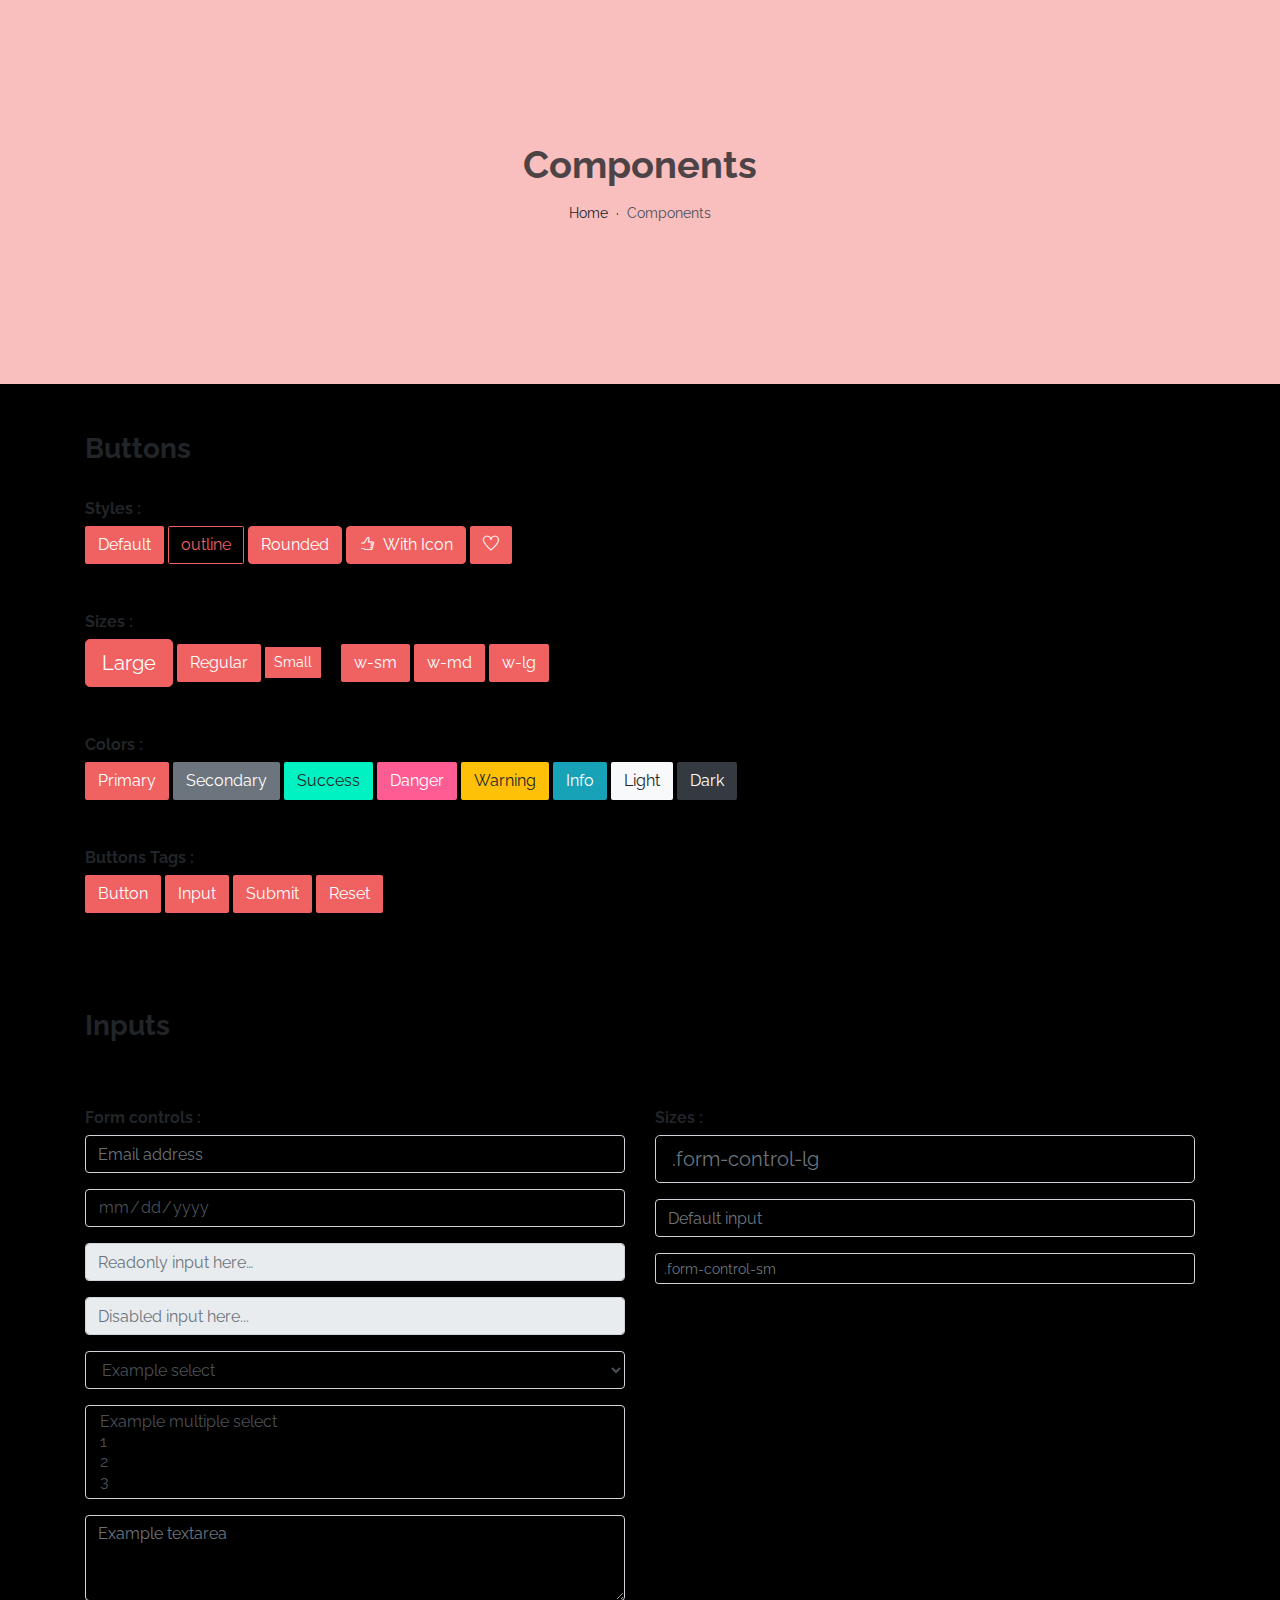
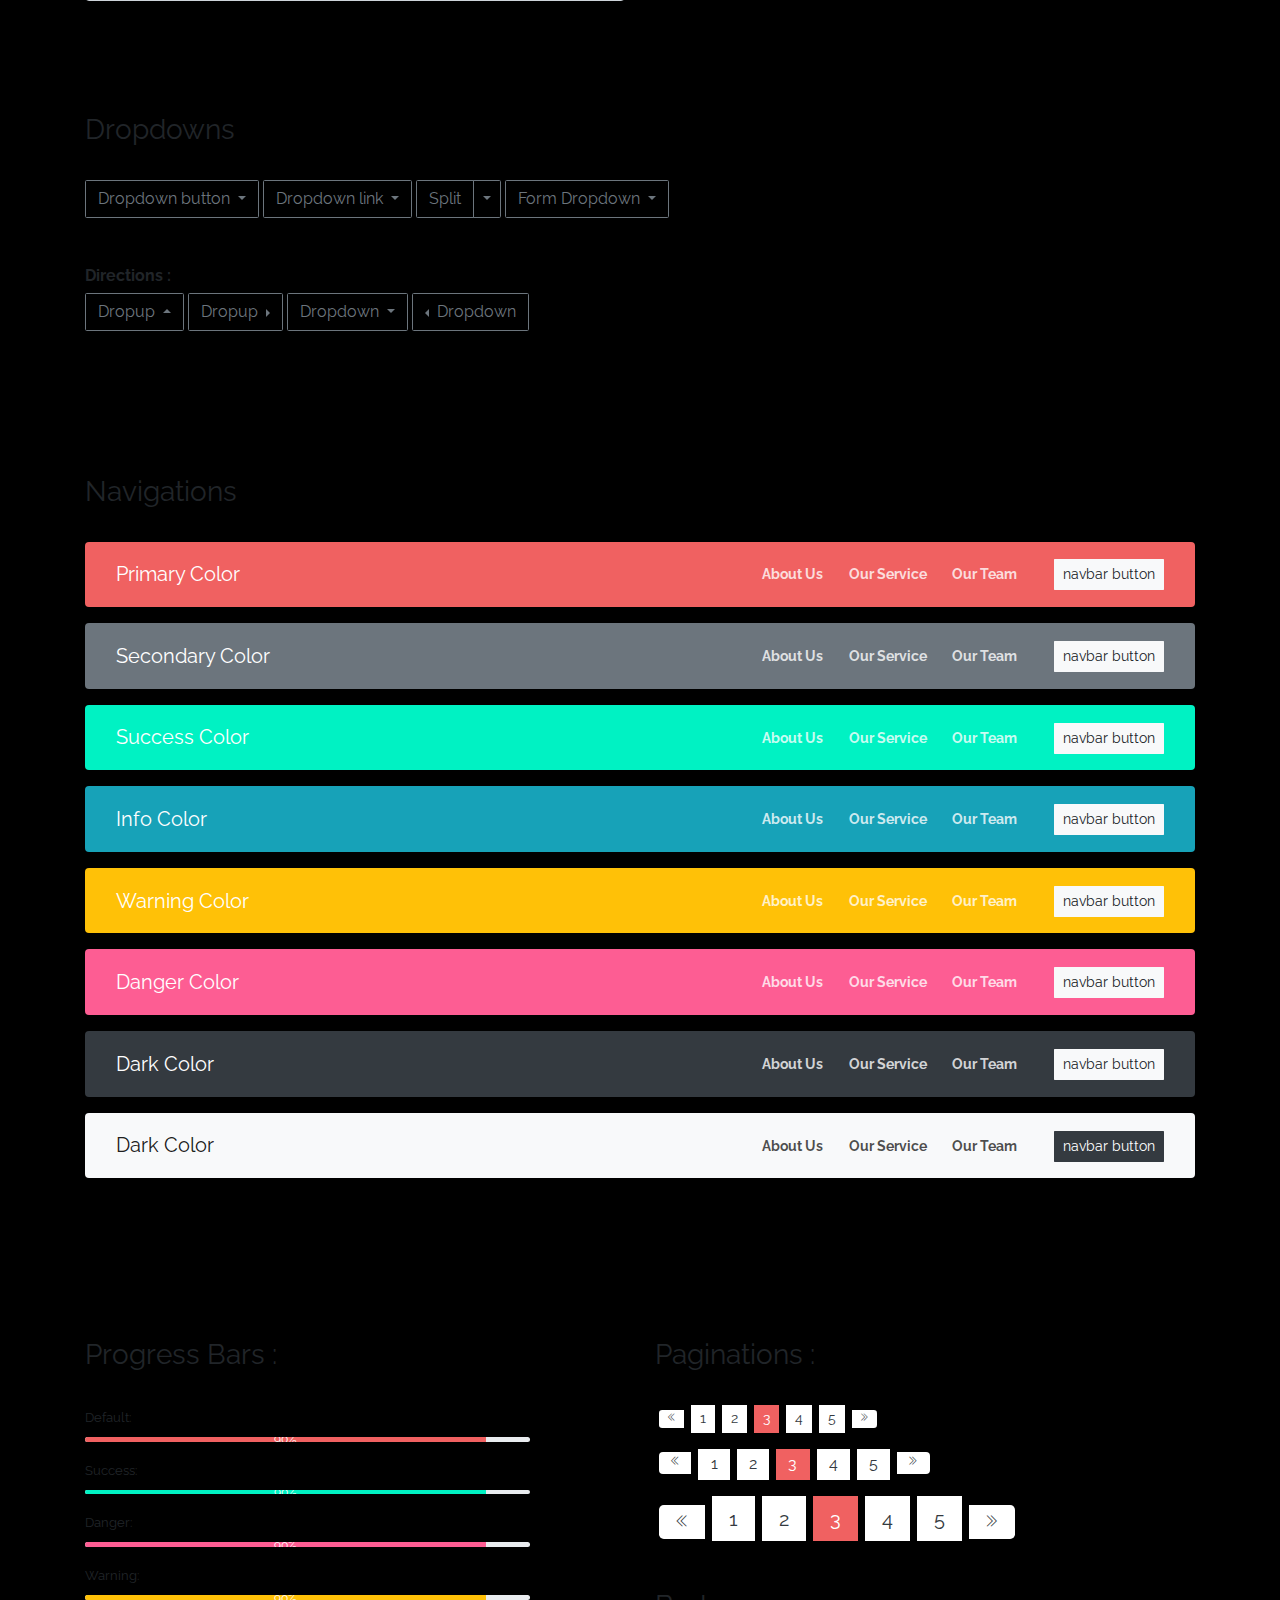
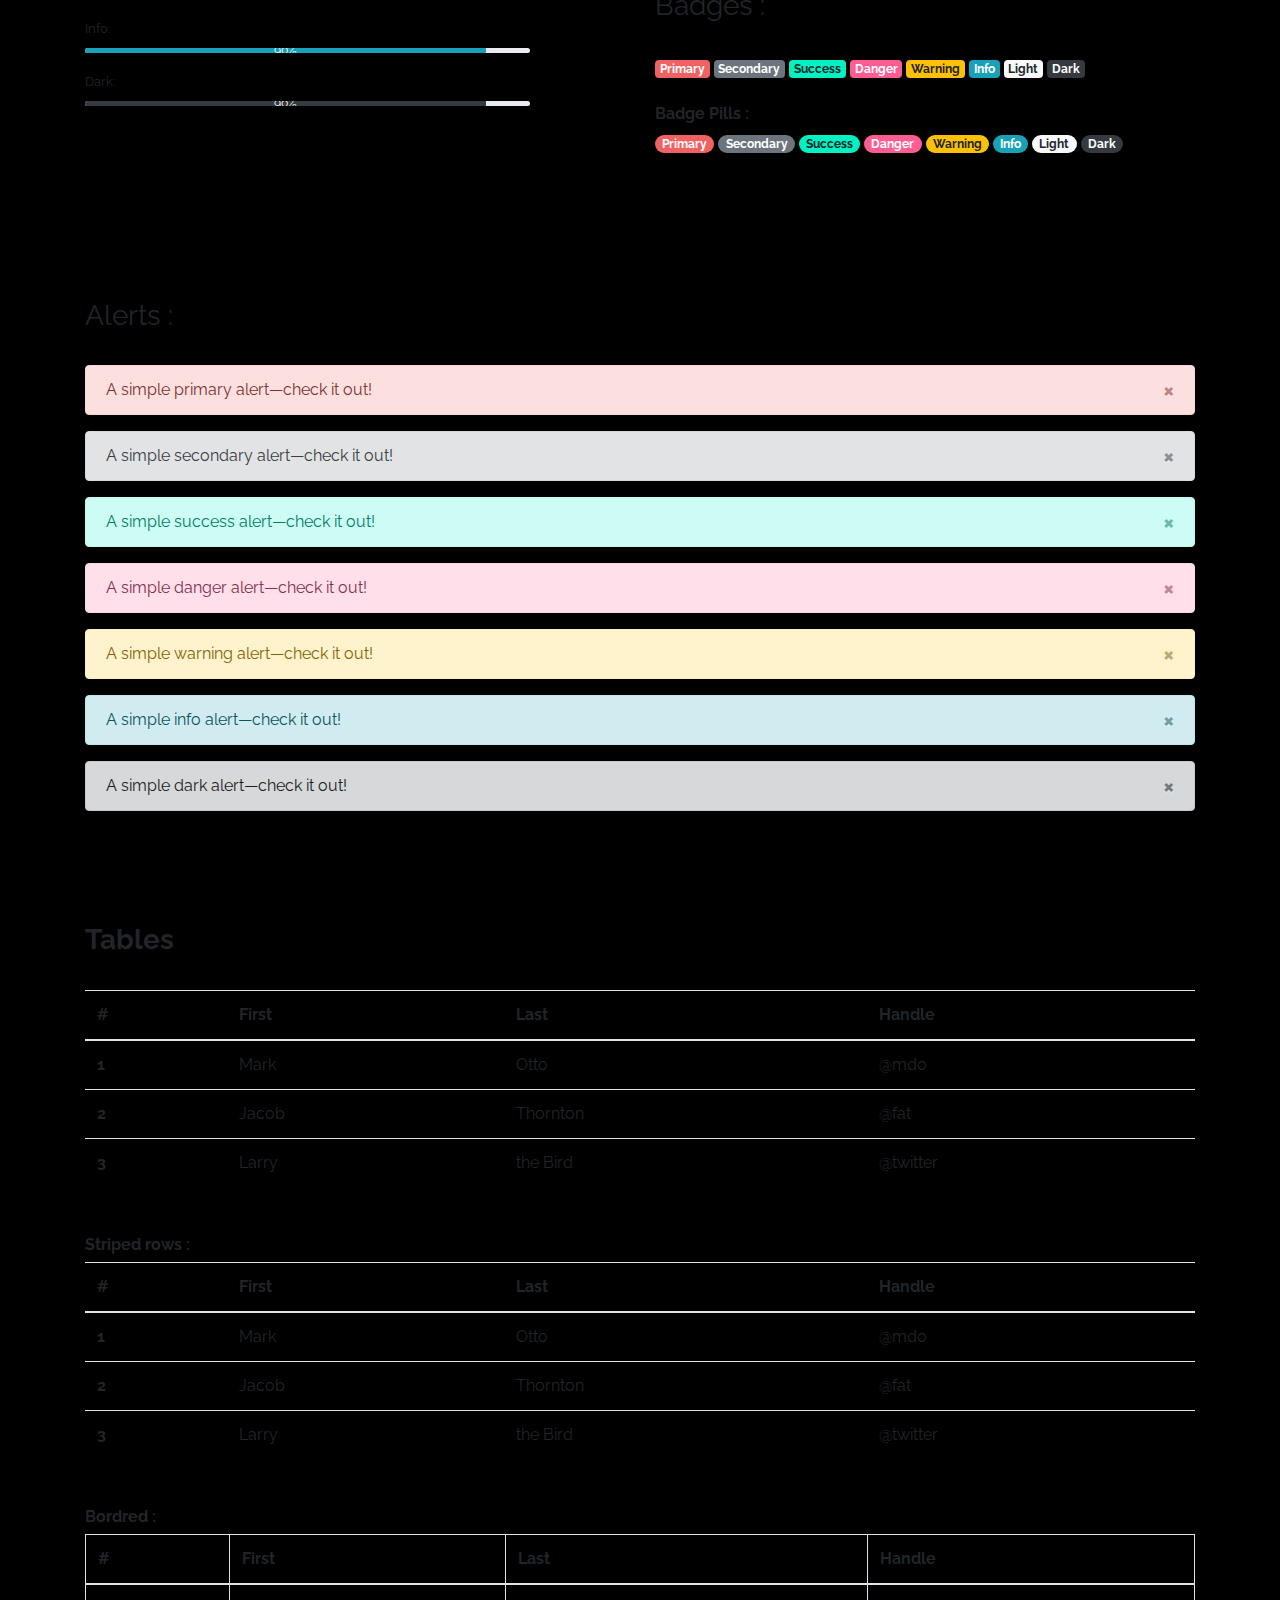
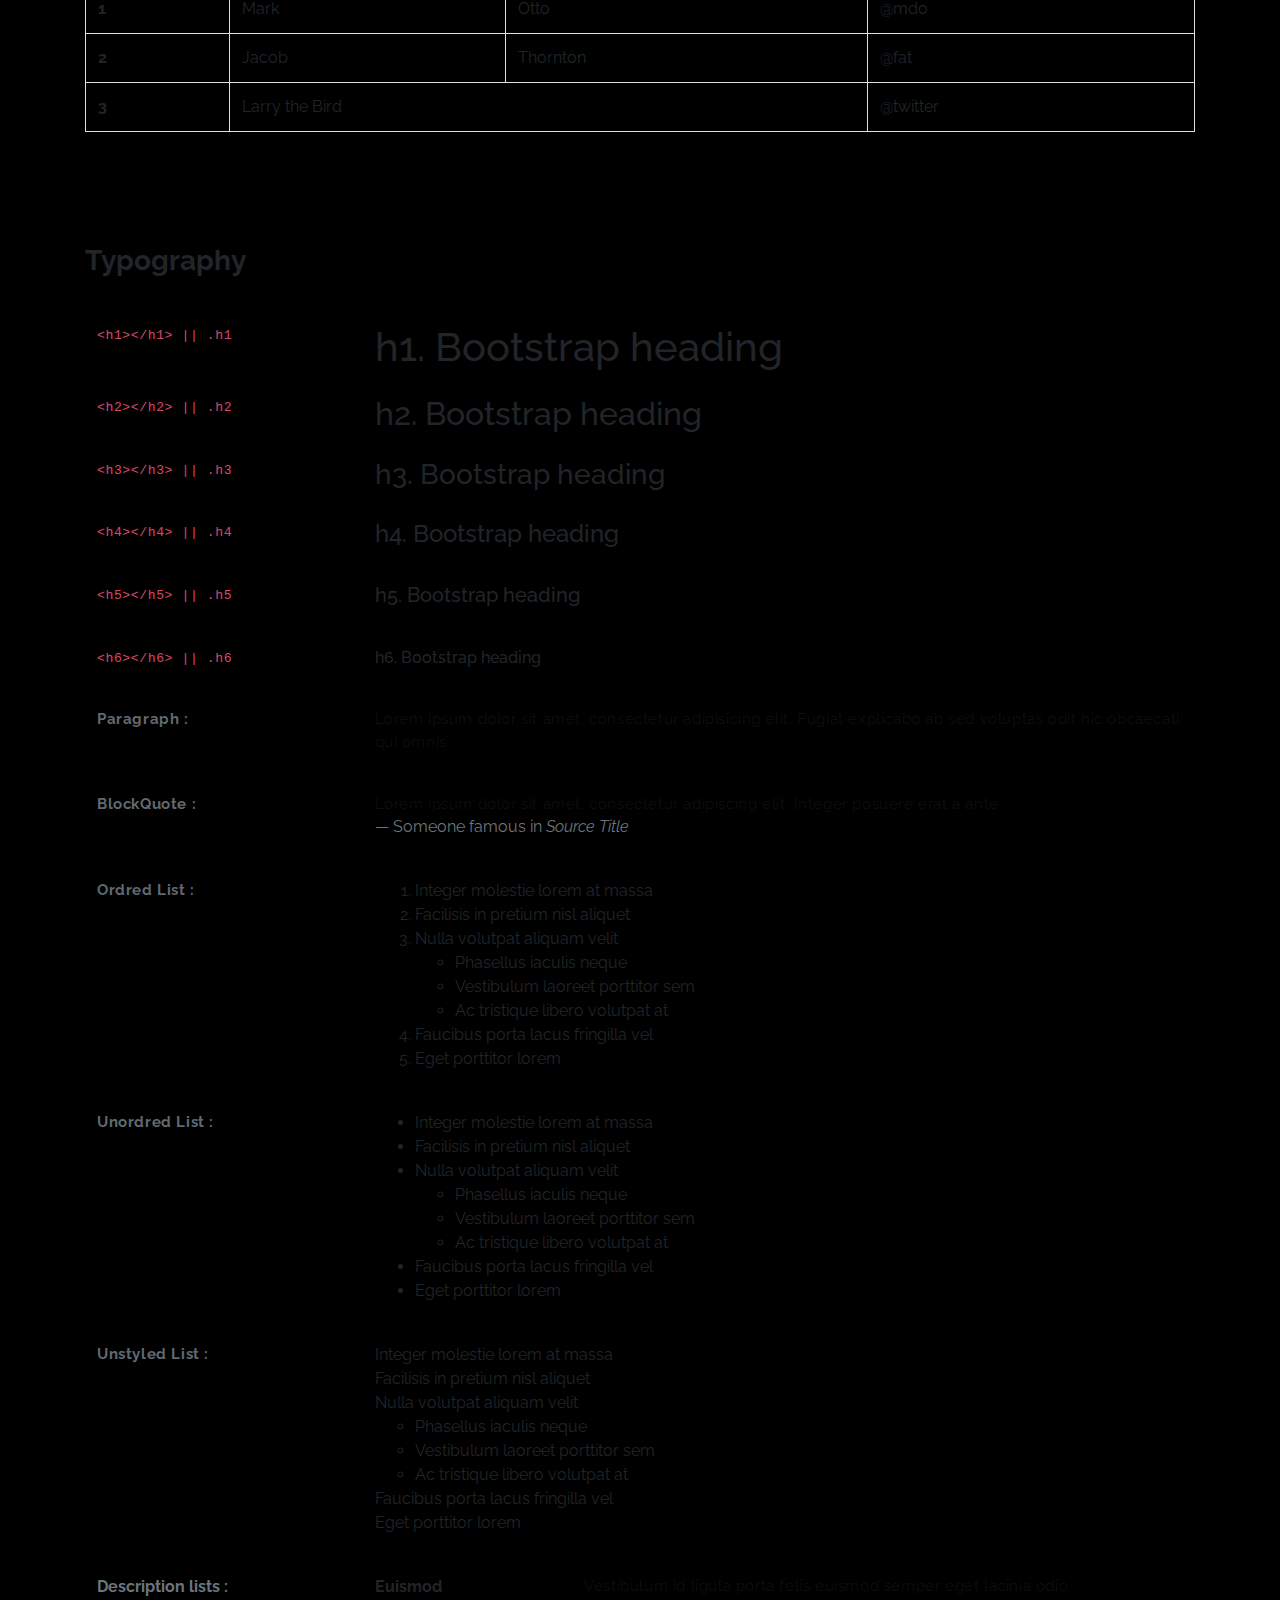
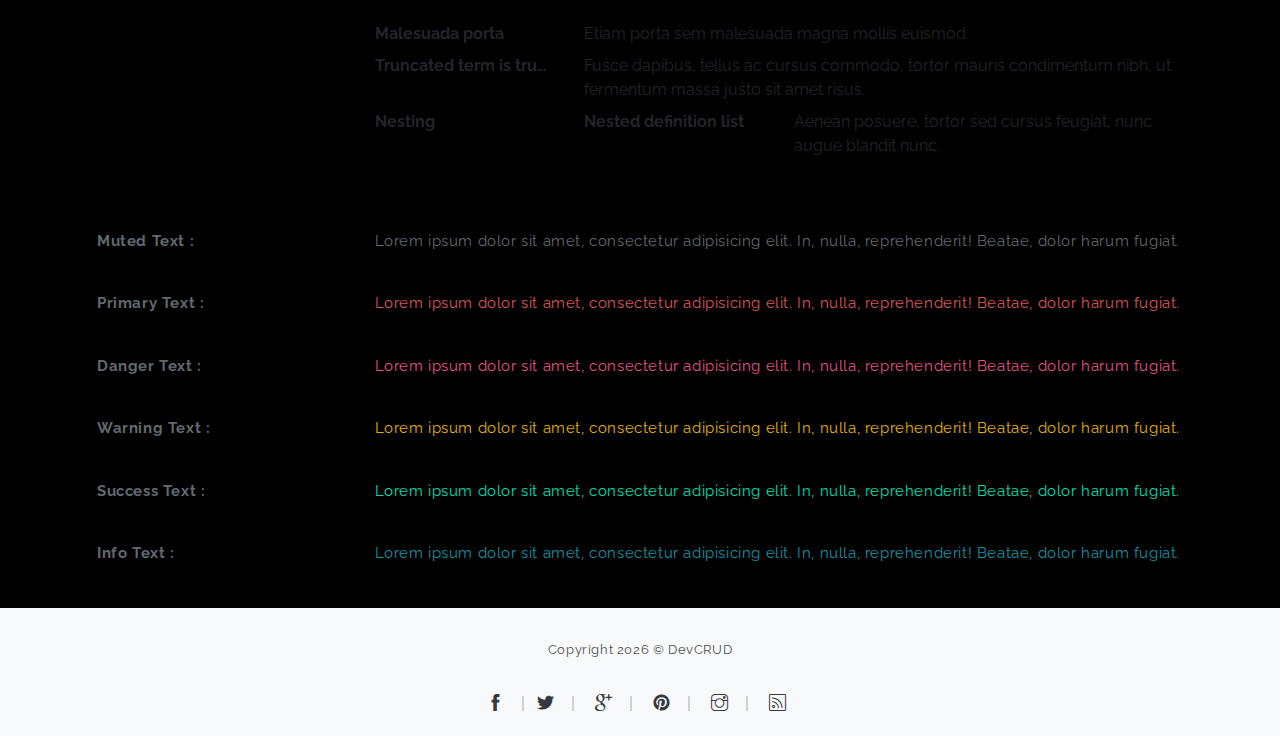
<file: public_html/components.html>
<!DOCTYPE html>
<html lang="en">
<head>
   <meta charset="utf-8">
    <meta name="viewport" content="width=device-width, initial-scale=1, shrink-to-fit=no">
    <meta name="description" content="Start your development with Ollie landing page.">
    <meta name="author" content="Devcrud">
    <title>Ollie Landing page | Components</title>
   <!-- font icons -->
   <link rel="stylesheet" href="assets/vendors/themify-icons/css/themify-icons.css">
   <!-- Bootstrap + Steller  -->
   <link rel="stylesheet" href="assets/css/ollie.css">
</head>
<body>

   <!-- Page Header -->
   <header class="header header-mini"> 
      <div class="header-title">Components</div> 
      <nav aria-label="breadcrumb">
         <ol class="breadcrumb">
            <li class="breadcrumb-item"><a href="/">Home</a></li>
            <li class="breadcrumb-item active" aria-current="page">Components</li>
         </ol>
      </nav>
   </header> <!-- End Of Page Header -->

   <!-- main content -->
   <div class="container">

      <!-- Buttons -->
      <h3 class="mt-5">Buttons</h3>
      <hr>
      <h6 class="section-secondary-title">Styles :</h6>
      <button class="btn btn-primary">Default</button>
      <button class="btn btn-outline-primary">outline</button>
      <button class="btn btn-primary rounded">Rounded</button>
      <button class="btn btn-primary rounded"><i class="ti-thumb-up pr-1"></i> With Icon</button>
      <button class="btn btn-primary circle"><i class="ti-heart"></i></button>

      <h6 class="section-secondary-title mt-5">Sizes :</h6>
      <button class="btn btn-primary btn-lg">Large</button>
      <button class="btn btn-primary ">Regular</button>
      <button class="btn btn-primary btn-sm">Small</button>
      <button class="btn btn-primary w-sm ml-3">w-sm</button>
      <button class="btn btn-primary w-md">w-md</button>
      <button class="btn btn-primary w-lg">w-lg</button>

      <h6 class="section-secondary-title mt-5">Colors :</h6>          
      <button type="button" class="btn btn-primary">Primary</button>
      <button type="button" class="btn btn-secondary">Secondary</button>
      <button type="button" class="btn btn-success">Success</button>
      <button type="button" class="btn btn-danger">Danger</button>
      <button type="button" class="btn btn-warning">Warning</button>
      <button type="button" class="btn btn-info">Info</button>
      <button type="button" class="btn btn-light">Light</button>
      <button type="button" class="btn btn-dark">Dark</button>

      <h6 class="section-secondary-title mt-5">Buttons Tags :</h6>
      <button class="btn btn-primary" type="submit">Button</button>
      <input class="btn btn-primary" type="button" value="Input">
      <input class="btn btn-primary" type="submit" value="Submit">
      <input class="btn btn-primary" type="reset" value="Reset">
      
      <!-- devider -->
      <div class="py-5"></div>

      <!-- Inputs -->
      <h3>Inputs</h3>
      <hr>
      <div class="row mt-5">
         <div class="col-md-6">
            <h6 class="section-secondary-title">Form controls :</h6>        
            <div class="form-group">
               <input type="email" class="form-control" id="exampleFormControlInput1" placeholder="Email address">
            </div>
            <div class="form-group">
               <input type="date" class="form-control" id="exampleFormControlInput1" placeholder="Date">
            </div>
            <div class="form-group">
               <input class="form-control" type="text" placeholder="Readonly input here…" readonly>
            </div>
            <div class="form-group">
               <input class="form-control" id="disabledInput" type="text" placeholder="Disabled input here..." disabled>
            </div>
            <div class="form-group">
               <select class="form-control" id="exampleFormControlSelect1">
                  <option>Example select</option>
                  <option>1</option>
                  <option>2</option>
                  <option>3</option>
                  <option>4</option>
                  <option>5</option>
               </select>
            </div>
            <div class="form-group">
               <select multiple class="form-control" id="exampleFormControlSelect2">
                  <option>Example multiple select</option>
                  <option>1</option>
                  <option>2</option>
                  <option>3</option>
                  <option>4</option>
                  <option>5</option>
               </select>
            </div>
            <div class="form-group">
               <textarea class="form-control" id="exampleFormControlTextarea1" rows="3" placeholder="Example textarea"></textarea>
            </div>
         </div>
         <div class="col-md-6">
            <h6 class="section-secondary-title">Sizes :</h6>    
            <div class="form-group">
               <input class="form-control form-control-lg" type="text" placeholder=".form-control-lg">             
            </div>
            <div class="form-group">
               <input class="form-control" type="text" placeholder="Default input">
            </div>
            <div class="form-group">
               <input class="form-control form-control-sm" type="text" placeholder=".form-control-sm"> 
            </div>
         </div>
      </div> <!-- end of inputs -->   

      <!-- devider -->
      <div class="py-5"></div>             

      <!-- Dropdowns -->
      <h3 class="components-section-title font-weight-normal">Dropdowns</h3>
      <hr>
      <div class="dropdown d-inline-block">
         <button class="btn btn-outline-secondary dropdown-toggle" type="button" id="dropdownMenuButton" data-toggle="dropdown" aria-haspopup="true" aria-expanded="false">
         Dropdown button
         </button>
         <div class="dropdown-menu" aria-labelledby="dropdownMenuButton">
         <a class="dropdown-item" href="#">Action</a>
         <a class="dropdown-item" href="#">Another action</a>
         <a class="dropdown-item" href="#">Something else here</a>
         </div>
      </div>
      <div class="dropdown d-inline-block">
         <a class="btn btn-outline-secondary dropdown-toggle" href="#" role="button" id="dropdownMenuLink" data-toggle="dropdown" aria-haspopup="true" aria-expanded="false">
            Dropdown link
         </a>
         <div class="dropdown-menu" aria-labelledby="dropdownMenuLink">
            <a class="dropdown-item" href="#">Action</a>
            <a class="dropdown-item" href="#">Another action</a>
            <a class="dropdown-item" href="#">Something else here</a>
         </div>
      </div>
      <div class="btn-group">
         <button type="button" class="btn btn-outline-secondary">Split</button>
         <button type="button" class="btn btn-outline-secondary dropdown-toggle dropdown-toggle-split" data-toggle="dropdown" aria-haspopup="true" aria-expanded="false">
         <span class="sr-only">Toggle Dropdown</span>
         </button>
         <div class="dropdown-menu">
            <a class="dropdown-item" href="#">Action</a>
            <a class="dropdown-item" href="#">Another action</a>
            <a class="dropdown-item" href="#">Something else here</a>
            <div class="dropdown-divider"></div>
            <a class="dropdown-item" href="#">Separated link</a>
         </div>
      </div>
      <div class="btn-group">
         <button class="btn btn-outline-secondary dropdown-toggle" type="button" id="dropdownMenuButton" data-toggle="dropdown" aria-haspopup="true" aria-expanded="false">
            Form Dropdown
         </button>
         <div class="dropdown-menu form">
            <form class="px-4 py-3">
               <div class="form-group">
                  <input type="email" class="form-control" id="exampleDropdownFormEmail1" placeholder="email@example.com">
               </div>
               <div class="form-group">
                  <input type="password" class="form-control" id="exampleDropdownFormPassword1" placeholder="Password">
               </div>
               <div class="form-check mb-3">
                  <input type="checkbox" class="form-check-input" id="dropdownCheck">
                  <label class="form-check-label" for="dropdownCheck">
                     Remember me
                  </label>
               </div>
               <button type="submit" class="btn btn-primary btn-block">Sign in</button>
            </form>
            <div class="dropdown-divider"></div>
            <a class="dropdown-item" href="#"><small>New around here? Sign up</small></a>
            <a class="dropdown-item" href="#"><small>Forgot password?</small></a>
         </div>
      </div>       
      <h6 class="section-secondary-title mt-5">Directions :</h6>  
      <div class="btn-group dropup">
         <button type="button" class="btn btn-outline-secondary dropdown-toggle" data-toggle="dropdown" aria-haspopup="true" aria-expanded="false">
            Dropup
         </button>
         <div class="dropdown-menu">
            <a class="dropdown-item" href="#">Action</a>
            <a class="dropdown-item" href="#">Another action</a>
            <a class="dropdown-item" href="#">Something else here</a>
            <div class="dropdown-divider"></div>
            <a class="dropdown-item" href="#">Separated link</a>
         </div>
      </div>
      <div class="btn-group dropright">
         <button type="button" class="btn btn-outline-secondary dropdown-toggle" data-toggle="dropdown" aria-haspopup="true" aria-expanded="false">
            Dropup
         </button>
         <div class="dropdown-menu">
            <a class="dropdown-item" href="#">Action</a>
            <a class="dropdown-item" href="#">Another action</a>
            <a class="dropdown-item" href="#">Something else here</a>
            <div class="dropdown-divider"></div>
            <a class="dropdown-item" href="#">Separated link</a>
         </div>
      </div>
      <div class="btn-group">
         <button type="button" class="btn btn-outline-secondary dropdown-toggle" data-toggle="dropdown" aria-haspopup="true" aria-expanded="false">
            Dropdown
         </button>
         <div class="dropdown-menu">
            <a class="dropdown-item" href="#">Action</a>
            <a class="dropdown-item" href="#">Another action</a>
            <a class="dropdown-item" href="#">Something else here</a>
            <div class="dropdown-divider"></div>
            <a class="dropdown-item" href="#">Separated link</a>
         </div>
      </div>
      <div class="btn-group dropleft">
         <button type="button" class="btn btn-outline-secondary dropdown-toggle" data-toggle="dropdown" aria-haspopup="true" aria-expanded="false">
            Dropdown
         </button>
         <div class="dropdown-menu">
            <a class="dropdown-item" href="#">Action</a>
            <a class="dropdown-item" href="#">Another action</a>
            <a class="dropdown-item" href="#">Something else here</a>
            <div class="dropdown-divider"></div>
            <a class="dropdown-item" href="#">Separated link</a>
         </div>
      </div> <!-- end of Dropdowns -->  

      <!-- devider -->
      <div class="py-5"></div>   

      <!-- navbars -->
      <h3 class="components-section-title font-weight-normal mt-5">Navigations</h3>
      <hr>
      <nav class="navbar navbar-expand-sm navbar-dark bg-primary rounded shadow mb-3">
         <div class="container">
            <a class="navbar-brand" href="#">Primary Color</a>
            <button class="navbar-toggler ml-auto" type="button" data-toggle="collapse" data-target="#navbarSupportedContent" aria-controls="navbarSupportedContent" aria-expanded="false" aria-label="Toggle navigation">
            <span class="navbar-toggler-icon"></span>
            </button>
            <div class="collapse navbar-collapse" id="navbarSupportedContent">
               <ul class="navbar-nav ml-auto"> 
                  <li class="nav-item">
                     <a class="nav-link" href="#about">About Us</a>
                  </li>
                  <li class="nav-item">
                     <a class="nav-link" href="#service">Our Service</a>
                  </li>
                  <li class="nav-item">
                     <a class="nav-link" href="#team">Our Team</a>
                  </li>
                  <li class="nav-item">
                     <a href="#book-table" class="ml-4 mt-1 btn btn-light btn-sm">navbar button</a>
                  </li>
               </ul>                       
            </div>
         </div>
      </nav>
      <nav class="navbar navbar-expand-sm navbar-dark bg-secondary rounded shadow mb-3">
         <div class="container">
            <a class="navbar-brand" href="#">Secondary Color</a>
            <button class="navbar-toggler ml-auto" type="button" data-toggle="collapse" data-target="#navbarSupportedContent" aria-controls="navbarSupportedContent" aria-expanded="false" aria-label="Toggle navigation">
            <span class="navbar-toggler-icon"></span>
            </button>
            <div class="collapse navbar-collapse" id="navbarSupportedContent">
               <ul class="navbar-nav ml-auto"> 
                  <li class="nav-item">
                     <a class="nav-link" href="#about">About Us</a>
                  </li>
                  <li class="nav-item">
                     <a class="nav-link" href="#service">Our Service</a>
                  </li>
                  <li class="nav-item">
                     <a class="nav-link" href="#team">Our Team</a>
                  </li>
                  <li class="nav-item">
                     <a href="#book-table" class="ml-4 mt-1 btn btn-light btn-sm">navbar button</a>
                  </li>
               </ul>                       
            </div>
         </div>
      </nav>
      <nav class="navbar navbar-expand-sm navbar-dark bg-success rounded shadow mb-3">
         <div class="container">
            <a class="navbar-brand" href="#">Success Color</a>
            <button class="navbar-toggler ml-auto" type="button" data-toggle="collapse" data-target="#navbarSupportedContent" aria-controls="navbarSupportedContent" aria-expanded="false" aria-label="Toggle navigation">
            <span class="navbar-toggler-icon"></span>
            </button>
            <div class="collapse navbar-collapse" id="navbarSupportedContent">
               <ul class="navbar-nav ml-auto"> 
                  <li class="nav-item">
                     <a class="nav-link" href="#about">About Us</a>
                  </li>
                  <li class="nav-item">
                     <a class="nav-link" href="#service">Our Service</a>
                  </li>
                  <li class="nav-item">
                     <a class="nav-link" href="#team">Our Team</a>
                  </li>
                  <li class="nav-item">
                     <a href="#book-table" class="ml-4 mt-1 btn btn-light btn-sm">navbar button</a>
                  </li>
               </ul>                       
            </div>
         </div>
      </nav>
      <nav class="navbar navbar-expand-sm navbar-dark bg-info rounded shadow mb-3">
         <div class="container">
            <a class="navbar-brand" href="#">Info Color</a>
            <button class="navbar-toggler ml-auto" type="button" data-toggle="collapse" data-target="#navbarSupportedContent" aria-controls="navbarSupportedContent" aria-expanded="false" aria-label="Toggle navigation">
            <span class="navbar-toggler-icon"></span>
            </button>
            <div class="collapse navbar-collapse" id="navbarSupportedContent">
               <ul class="navbar-nav ml-auto"> 
                  <li class="nav-item">
                     <a class="nav-link" href="#about">About Us</a>
                  </li>
                  <li class="nav-item">
                     <a class="nav-link" href="#service">Our Service</a>
                  </li>
                  <li class="nav-item">
                     <a class="nav-link" href="#team">Our Team</a>
                  </li>
                  <li class="nav-item">
                     <a href="#book-table" class="ml-4 mt-1 btn btn-light btn-sm">navbar button</a>
                  </li>
               </ul>                       
            </div>
         </div>
      </nav>
      <nav class="navbar navbar-expand-sm navbar-dark bg-warning rounded shadow mb-3">
         <div class="container">
            <a class="navbar-brand" href="#">Warning Color</a>
            <button class="navbar-toggler ml-auto" type="button" data-toggle="collapse" data-target="#navbarSupportedContent" aria-controls="navbarSupportedContent" aria-expanded="false" aria-label="Toggle navigation">
            <span class="navbar-toggler-icon"></span>
            </button>
            <div class="collapse navbar-collapse" id="navbarSupportedContent">
               <ul class="navbar-nav ml-auto"> 
                  <li class="nav-item">
                     <a class="nav-link" href="#about">About Us</a>
                  </li>
                  <li class="nav-item">
                     <a class="nav-link" href="#service">Our Service</a>
                  </li>
                  <li class="nav-item">
                     <a class="nav-link" href="#team">Our Team</a>
                  </li>
                  <li class="nav-item">
                     <a href="#book-table" class="ml-4 mt-1 btn btn-light btn-sm">navbar button</a>
                  </li>
               </ul>                       
            </div>
         </div>
      </nav>
      <nav class="navbar navbar-expand-sm navbar-dark bg-danger rounded shadow mb-3">
         <div class="container">
            <a class="navbar-brand" href="#">Danger Color</a>
            <button class="navbar-toggler ml-auto" type="button" data-toggle="collapse" data-target="#navbarSupportedContent" aria-controls="navbarSupportedContent" aria-expanded="false" aria-label="Toggle navigation">
            <span class="navbar-toggler-icon"></span>
            </button>
            <div class="collapse navbar-collapse" id="navbarSupportedContent">
               <ul class="navbar-nav ml-auto"> 
                  <li class="nav-item">
                     <a class="nav-link" href="#about">About Us</a>
                  </li>
                  <li class="nav-item">
                     <a class="nav-link" href="#service">Our Service</a>
                  </li>
                  <li class="nav-item">
                     <a class="nav-link" href="#team">Our Team</a>
                  </li>
                  <li class="nav-item">
                     <a href="#book-table" class="ml-4 mt-1 btn btn-light btn-sm">navbar button</a>
                  </li>
               </ul>                       
            </div>
         </div>
      </nav>
      <nav class="navbar navbar-expand-sm navbar-dark bg-dark rounded shadow mb-3">
         <div class="container">
            <a class="navbar-brand" href="#">Dark Color</a>
            <button class="navbar-toggler ml-auto" type="button" data-toggle="collapse" data-target="#navbarSupportedContent" aria-controls="navbarSupportedContent" aria-expanded="false" aria-label="Toggle navigation">
            <span class="navbar-toggler-icon"></span>
            </button>
            <div class="collapse navbar-collapse" id="navbarSupportedContent">
               <ul class="navbar-nav ml-auto"> 
                  <li class="nav-item">
                     <a class="nav-link" href="#about">About Us</a>
                  </li>
                  <li class="nav-item">
                     <a class="nav-link" href="#service">Our Service</a>
                  </li>
                  <li class="nav-item">
                     <a class="nav-link" href="#team">Our Team</a>
                  </li>
                  <li class="nav-item">
                     <a href="#book-table" class="ml-4 mt-1 btn btn-light btn-sm">navbar button</a>
                  </li>
               </ul>                       
            </div>
         </div>
      </nav>
      <nav class="navbar navbar-expand-sm navbar-light bg-light rounded shadow mb-3">
         <div class="container">
            <a class="navbar-brand" href="#">Dark Color</a>
            <button class="navbar-toggler ml-auto" type="button" data-toggle="collapse" data-target="#navbarSupportedContent" aria-controls="navbarSupportedContent" aria-expanded="false" aria-label="Toggle navigation">
            <span class="navbar-toggler-icon"></span>
            </button>
            <div class="collapse navbar-collapse" id="navbarSupportedContent">
               <ul class="navbar-nav ml-auto"> 
                  <li class="nav-item">
                     <a class="nav-link" href="#about">About Us</a>
                  </li>
                  <li class="nav-item">
                     <a class="nav-link" href="#service">Our Service</a>
                  </li>
                  <li class="nav-item">
                     <a class="nav-link" href="#team">Our Team</a>
                  </li>
                  <li class="nav-item">
                     <a href="#book-table" class="ml-4 mt-1 btn btn-dark btn-sm">navbar button</a>
                  </li>
               </ul>                       
            </div>
         </div>
      </nav>
      <!-- End of navbars -->

      <!-- devider -->
      <div class="py-5"></div>   
      
      <!-- progress bars -->
      <div class="row justify-content-between">
         <div class="col-md-5">
            <h3 class="components-section-title font-weight-normal mt-5">Progress Bars :</h3>
            <hr>
            <small>Default: </small>
            <div class="progress mt-2 mb-3">
               <div class="progress-bar" role="progressbar" style="width: 90%" aria-valuenow="25" aria-valuemin="0" aria-valuemax="100"><span>90%</span></div>
            </div>
            <small>Success:</small>
            <div class="progress mt-2 mb-3">
               <div class="progress-bar bg-success" role="progressbar" style="width: 90%" aria-valuenow="25" aria-valuemin="0" aria-valuemax="100"><span>90%</span></div>
            </div>
            <small>Danger:</small>
            <div class="progress mt-2 mb-3">
               <div class="progress-bar bg-danger" role="progressbar" style="width: 90%" aria-valuenow="25" aria-valuemin="0" aria-valuemax="100"><span>90%</span></div>
            </div>
            <small>Warning:</small>
            <div class="progress mt-2 mb-3">
               <div class="progress-bar bg-warning" role="progressbar" style="width: 90%" aria-valuenow="25" aria-valuemin="0" aria-valuemax="100"><span>90%</span></div>
            </div>
            <small>Info:</small>
            <div class="progress mt-2 mb-3">
               <div class="progress-bar bg-info" role="progressbar" style="width: 90%" aria-valuenow="25" aria-valuemin="0" aria-valuemax="100"><span>90%</span></div>
            </div>
            <small>Dark:</small>
            <div class="progress mt-2 mb-3">
               <div class="progress-bar bg-dark" role="progressbar" style="width: 90%" aria-valuenow="25" aria-valuemin="0" aria-valuemax="100"><span>90%</span></div>
            </div>
         </div>
         <div class="col-md-6">
            <h3 class="components-section-title font-weight-normal mt-5">Paginations :</h3>
            <hr>
            <nav aria-label="Page navigation example">
               <ul class="pagination pagination-sm">
                  <li class="page-item"><a class="page-link" href="#"><i class="ti-angle-double-left"></i></a></li>
                  <li class="page-item"><a class="page-link" href="#">1</a></li>
                  <li class="page-item"><a class="page-link" href="#">2</a></li>
                  <li class="page-item active"><a class="page-link" href="#">3</a></li>
                  <li class="page-item"><a class="page-link" href="#">4</a></li>
                  <li class="page-item"><a class="page-link" href="#">5</a></li>
                  <li class="page-item"><a class="page-link" href="#"><i class="ti-angle-double-right"></i></a></li>
               </ul>
            </nav>
            <nav aria-label="Page navigation example">
               <ul class="pagination">
               <li class="page-item"><a class="page-link" href="#"><i class="ti-angle-double-left"></i></a></li>
                  <li class="page-item"><a class="page-link" href="#">1</a></li>
                  <li class="page-item"><a class="page-link" href="#">2</a></li>
                  <li class="page-item active"><a class="page-link" href="#">3</a></li>
                  <li class="page-item"><a class="page-link" href="#">4</a></li>
                  <li class="page-item"><a class="page-link" href="#">5</a></li>
                  <li class="page-item"><a class="page-link" href="#"><i class="ti-angle-double-right"></i></a></li>
               </ul>
            </nav>
            <nav aria-label="Page navigation example">
               <ul class="pagination pagination-lg">
                  <li class="page-item"><a class="page-link" href="#"><i class="ti-angle-double-left"></i></a></li>
                  <li class="page-item"><a class="page-link" href="#">1</a></li>
                  <li class="page-item"><a class="page-link" href="#">2</a></li>
                  <li class="page-item active"><a class="page-link" href="#">3</a></li>
                  <li class="page-item"><a class="page-link" href="#">4</a></li>
                  <li class="page-item"><a class="page-link" href="#">5</a></li>
                  <li class="page-item"><a class="page-link" href="#"><i class="ti-angle-double-right"></i></a></li>
               </ul>
            </nav>

            <!-- Badges -->
            <h3 class="components-section-title font-weight-normal mt-5">Badges :</h3>
            <hr>
            <span class="badge badge-primary">Primary</span>
            <span class="badge badge-secondary">Secondary</span>
            <span class="badge badge-success">Success</span>
            <span class="badge badge-danger">Danger</span>
            <span class="badge badge-warning">Warning</span>
            <span class="badge badge-info">Info</span>
            <span class="badge badge-light">Light</span>
            <span class="badge badge-dark">Dark</span>
            <h6 class="section-secondary-title mt-4 mb-2">Badge Pills :</h6>
            <span class="badge badge-pill badge-primary">Primary</span>
            <span class="badge badge-pill badge-secondary">Secondary</span>
            <span class="badge badge-pill badge-success">Success</span>
            <span class="badge badge-pill badge-danger">Danger</span>
            <span class="badge badge-pill badge-warning">Warning</span>
            <span class="badge badge-pill badge-info">Info</span>
            <span class="badge badge-pill badge-light">Light</span>
            <span class="badge badge-pill badge-dark">Dark</span>
         </div>
      </div> <!-- End of Progress bars -->

      <!-- devider -->
      <div class="py-5"></div>  

      <!-- Alerts -->
      <h3 class="components-section-title font-weight-normal mt-5">Alerts :</h3>
      <hr>
      <div class="alert alert-primary alert-dismissible fade show" role="alert">
         A simple primary alert—check it out!
         <button type="button" class="close" data-dismiss="alert" aria-label="Close">
            <span aria-hidden="true">&times;</span>
         </button>
      </div>
      <div class="alert alert-secondary alert-dismissible fade show" role="alert">
         A simple secondary alert—check it out!
         <button type="button" class="close" data-dismiss="alert" aria-label="Close">
            <span aria-hidden="true">&times;</span>
         </button>
      </div>
      <div class="alert alert-success alert-dismissible fade show" role="alert">
         A simple success alert—check it out!
         <button type="button" class="close" data-dismiss="alert" aria-label="Close">
            <span aria-hidden="true">&times;</span>
         </button>
      </div>
      <div class="alert alert-danger alert-dismissible fade show" role="alert">
         A simple danger alert—check it out!
         <button type="button" class="close" data-dismiss="alert" aria-label="Close">
            <span aria-hidden="true">&times;</span>
         </button>
      </div>
      <div class="alert alert-warning alert-dismissible fade show" role="alert">
         A simple warning alert—check it out!
         <button type="button" class="close" data-dismiss="alert" aria-label="Close">
            <span aria-hidden="true">&times;</span>
         </button>
      </div>
      <div class="alert alert-info alert-dismissible fade show" role="alert">
         A simple info alert—check it out!
         <button type="button" class="close" data-dismiss="alert" aria-label="Close">
            <span aria-hidden="true">&times;</span>
         </button>
      </div>
      <div class="alert alert-dark alert-dismissible fade show" role="alert">
         A simple dark alert—check it out!
         <button type="button" class="close" data-dismiss="alert" aria-label="Close">
            <span aria-hidden="true">&times;</span>
         </button>
      </div>
      <!-- end of alerts -->

      <!-- devider -->
      <div class="py-5"></div> 
   
      <!-- tables -->
      <h3 class="components-section-title">Tables</h3>
      <hr>
      <table class="table">
         <thead>
            <tr>
               <th scope="col">#</th>
               <th scope="col">First</th>
               <th scope="col">Last</th>
               <th scope="col">Handle</th>
            </tr>
         </thead>
         <tbody>
            <tr>
               <th scope="row">1</th>
               <td>Mark</td>
               <td>Otto</td>
               <td>@mdo</td>
            </tr>
            <tr>
               <th scope="row">2</th>
               <td>Jacob</td>
               <td>Thornton</td>
               <td>@fat</td>
            </tr>
            <tr>
               <th scope="row">3</th>
               <td>Larry</td>
               <td>the Bird</td>
               <td>@twitter</td>
            </tr>
         </tbody>
      </table>

      <h6 class="section-secondary-title mt-5">Striped rows :</h6>
      <table class="table table-striped">
         <thead>
            <tr>
               <th scope="col">#</th>
               <th scope="col">First</th>
               <th scope="col">Last</th>
               <th scope="col">Handle</th>
            </tr>
         </thead>
         <tbody>
            <tr>
               <th scope="row">1</th>
               <td>Mark</td>
               <td>Otto</td>
               <td>@mdo</td>
            </tr>
            <tr>
               <th scope="row">2</th>
               <td>Jacob</td>
               <td>Thornton</td>
               <td>@fat</td>
            </tr>
            <tr>
               <th scope="row">3</th>
               <td>Larry</td>
               <td>the Bird</td>
               <td>@twitter</td>
            </tr>
         </tbody>
      </table>

      <h6 class="section-secondary-title mt-5">Bordred :</h6>
      <table class="table table-bordered">
         <thead>
            <tr>
               <th scope="col">#</th>
               <th scope="col">First</th>
               <th scope="col">Last</th>
               <th scope="col">Handle</th>
            </tr>
         </thead>
         <tbody>
            <tr>
               <th scope="row">1</th>
               <td>Mark</td>
               <td>Otto</td>
               <td>@mdo</td>
            </tr>
            <tr>
               <th scope="row">2</th>
               <td>Jacob</td>
               <td>Thornton</td>
               <td>@fat</td>
            </tr>
            <tr>
               <th scope="row">3</th>
               <td colspan="2">Larry the Bird</td>
               <td>@twitter</td>
            </tr>
         </tbody>
      </table>
      <!-- end of tables -->

      <!-- devider -->
      <div class="py-5"></div> 

      <!-- typography -->
      <h3 class="components-section-title">Typography</h3>
      <hr>
      
      <table class="table table-borderless v-align-center">
         <tbody>
            <tr>
               <td>
                  <p><code class="highlighter-rouge">&lt;h1&gt;&lt;/h1&gt; || .h1</code></p>
               </td>
               <td class="w-75"><span class="h1">h1. Bootstrap heading</span></td>
            </tr>
            <tr>
               <td>
                  <p><code class="highlighter-rouge">&lt;h2&gt;&lt;/h2&gt; || .h2</code></p>
               </td>
               <td><span class="h2">h2. Bootstrap heading</span></td>
            </tr>
            <tr>
               <td>
                  <p><code class="highlighter-rouge">&lt;h3&gt;&lt;/h3&gt; || .h3</code></p>
               </td>
               <td><span class="h3">h3. Bootstrap heading</span></td>
            </tr>
            <tr>
               <td>
                  <p><code class="highlighter-rouge">&lt;h4&gt;&lt;/h4&gt; || .h4</code></p>
               </td>
               <td><span class="h4">h4. Bootstrap heading</span></td>
            </tr>
            <tr>
               <td>
                  <p><code class="highlighter-rouge">&lt;h5&gt;&lt;/h5&gt; || .h5</code></p>
               </td>
               <td><span class="h5">h5. Bootstrap heading</span></td>
            </tr>
            <tr>
               <td>
                  <p><code class="highlighter-rouge">&lt;h6&gt;&lt;/h6&gt; || .h6</code></p>
               </td>
               <td><span class="h6">h6. Bootstrap heading</span></td>
            </tr>
            <tr>
               <td>
                  <p class="font-weight-bold text-muted">Paragraph :</p>
               </td>
               <td><p>Lorem ipsum dolor sit amet, consectetur adipisicing elit. Fugiat explicabo ab sed voluptas odit hic obcaecati qui omnis.</p></td>
            </tr>
            <tr>
               <td>
                  <p class="font-weight-bold text-muted">BlockQuote :</p>
               </td>
               <td>
                  <blockquote class="blockquote">
                     <p class="mb-0">Lorem ipsum dolor sit amet, consectetur adipiscing elit. Integer posuere erat a ante.</p>
                     <footer class="blockquote-footer">Someone famous in <cite title="Source Title">Source Title</cite></footer>
                  </blockquote>
               </td>
            </tr>

            <tr>
               <td><p class="font-weight-bold text-muted">Ordred List :</p></td>
               <td>
                  <ol>
                     <li>Integer molestie lorem at massa</li>
                     <li>Facilisis in pretium nisl aliquet</li>
                     <li>Nulla volutpat aliquam velit
                        <ul>
                           <li>Phasellus iaculis neque</li>
                           <li>Vestibulum laoreet porttitor sem</li>
                           <li>Ac tristique libero volutpat at</li>
                        </ul>
                     </li>
                     <li>Faucibus porta lacus fringilla vel</li>
                     <li>Eget porttitor lorem</li>
                  </ol>
               </td>
            </tr>
            <tr>
               <td><p class="font-weight-bold text-muted">Unordred List :</p></td>
               <td>
                  <ul >
                     <li>Integer molestie lorem at massa</li>
                     <li>Facilisis in pretium nisl aliquet</li>
                     <li>Nulla volutpat aliquam velit
                        <ul>
                           <li>Phasellus iaculis neque</li>
                           <li>Vestibulum laoreet porttitor sem</li>
                           <li>Ac tristique libero volutpat at</li>
                        </ul>
                     </li>
                     <li>Faucibus porta lacus fringilla vel</li>
                     <li>Eget porttitor lorem</li>
                  </ul>
               </td>
            </tr>
            <tr>
               <td><p class="font-weight-bold text-muted">Unstyled List :</p></td>
               <td>
                  <ul class="list-unstyled">
                     <li>Integer molestie lorem at massa</li>
                     <li>Facilisis in pretium nisl aliquet</li>
                     <li>Nulla volutpat aliquam velit
                        <ul>
                           <li>Phasellus iaculis neque</li>
                           <li>Vestibulum laoreet porttitor sem</li>
                           <li>Ac tristique libero volutpat at</li>
                        </ul>
                     </li>
                     <li>Faucibus porta lacus fringilla vel</li>
                     <li>Eget porttitor lorem</li>
                  </ul>
               </td>
            </tr>
            <tr>
               <td class="font-weight-bold text-muted">Description lists : </td>
               <td>
                  <dl class="row">
                     <dt class="col-sm-3">Euismod</dt>
                     <dd class="col-sm-9">
                        <p>Vestibulum id ligula porta felis euismod semper eget lacinia odio.</p>
                     </dd>

                     <dt class="col-sm-3">Malesuada porta</dt>
                     <dd class="col-sm-9">Etiam porta sem malesuada magna mollis euismod.</dd>

                     <dt class="col-sm-3 text-truncate">Truncated term is truncated</dt>
                     <dd class="col-sm-9">Fusce dapibus, tellus ac cursus commodo, tortor mauris condimentum nibh, ut fermentum massa justo sit amet risus.</dd>

                     <dt class="col-sm-3">Nesting</dt>
                     <dd class="col-sm-9">
                        <dl class="row">
                           <dt class="col-sm-4">Nested definition list</dt>
                           <dd class="col-sm-8">Aenean posuere, tortor sed cursus feugiat, nunc augue blandit nunc.</dd>
                        </dl>
                     </dd>
                  </dl>
               </td>
            </tr>
            <tr>
               <td>
                  <p class="font-weight-bold text-muted">Muted Text :</p>
               </td>
               <td>
                  <p class="text-muted">Lorem ipsum dolor sit amet, consectetur adipisicing elit. In, nulla, reprehenderit! Beatae, dolor harum fugiat.</p>
               </td>
            </tr>
            <tr>
               <td>
                  <p class="font-weight-bold text-muted">Primary Text :</p>
               </td>
               <td>
                  <p class="text-primary">Lorem ipsum dolor sit amet, consectetur adipisicing elit. In, nulla, reprehenderit! Beatae, dolor harum fugiat.</p>
               </td>
            </tr>
            <tr>
               <td>
                  <p class="font-weight-bold text-muted">Danger Text :</p>
               </td>
               <td>
                  <p class="text-danger">Lorem ipsum dolor sit amet, consectetur adipisicing elit. In, nulla, reprehenderit! Beatae, dolor harum fugiat.</p>
               </td>
            </tr>
            <tr>
               <td>
                  <p class="font-weight-bold text-muted">Warning Text :</p>
               </td>
               <td>
                  <p class="text-warning">Lorem ipsum dolor sit amet, consectetur adipisicing elit. In, nulla, reprehenderit! Beatae, dolor harum fugiat.</p>
               </td>
            </tr>
            <tr>
               <td>
                  <p class="font-weight-bold text-muted">Success Text :</p>
               </td>
               <td>
                  <p class="text-success">Lorem ipsum dolor sit amet, consectetur adipisicing elit. In, nulla, reprehenderit! Beatae, dolor harum fugiat.</p>
               </td>
            </tr>
            <tr>
               <td>
                  <p class="font-weight-bold text-muted">Info Text :</p>
               </td>
               <td>
                  <p class="text-info">Lorem ipsum dolor sit amet, consectetur adipisicing elit. In, nulla, reprehenderit! Beatae, dolor harum fugiat.</p>
               </td>
            </tr>
         </tbody>
      </table>
   </div>
   <!-- end of typography -->

   <!-- Page Footer -->
    <footer class="footer py-4 bg-light"> 
        <div class="container text-center">
            <p class="mb-4 small">Copyright <script>document.write(new Date().getFullYear())</script> &copy; <a href="http://www.devcrud.com">DevCRUD</a></p>
            <div class="social-links">
                <a href="javascript:void(0)" class="text-dark"><i class="ti-facebook"></i></a>
                <a href="javascript:void(0)" class="text-dark"><i class="ti-twitter-alt"></i></a>
                <a href="javascript:void(0)" class="text-dark"><i class="ti-google"></i></a>
                <a href="javascript:void(0)" class="text-dark"><i class="ti-pinterest-alt"></i></a>
                <a href="javascript:void(0)" class="text-dark"><i class="ti-instagram"></i></a>
                <a href="javascript:void(0)" class="text-dark"><i class="ti-rss"></i></a>
            </div>
        </div>
    </footer>
    <!-- End of page footer -->
   
   <!-- core  -->
   <script src="assets/vendors/jquery/jquery-3.4.1.js"></script>
   <script src="assets/vendors/bootstrap/bootstrap.bundle.js"></script>

</body>
</html>
</file>
<file: public_html/assets/vendors/themify-icons/css/themify-icons.css>
@font-face {
	font-family: 'themify';
	src:url("../fonts/themify.eot?-fvbane");
	src:url("../fonts/themify.eot?#iefix-fvbane") format("embedded-opentype"),
		url("../fonts/themify.woff?-fvbane") format("woff"),
		url("../fonts/themify.ttf?-fvbane") format("truetype"),
		url("../fonts/themify.svg?-fvbane#themify") format("svg");
	font-weight: normal;
	font-style: normal;
}

[class^="ti-"], [class*=" ti-"] {
	font-family: 'themify';
	speak: none;
	font-style: normal;
	font-weight: normal;
	font-variant: normal;
	text-transform: none;
	line-height: 1;

	/* Better Font Rendering =========== */
	-webkit-font-smoothing: antialiased;
	-moz-osx-font-smoothing: grayscale;
}

.ti-wand:before {
	content: "\e600";
}
.ti-volume:before {
	content: "\e601";
}
.ti-user:before {
	content: "\e602";
}
.ti-unlock:before {
	content: "\e603";
}
.ti-unlink:before {
	content: "\e604";
}
.ti-trash:before {
	content: "\e605";
}
.ti-thought:before {
	content: "\e606";
}
.ti-target:before {
	content: "\e607";
}
.ti-tag:before {
	content: "\e608";
}
.ti-tablet:before {
	content: "\e609";
}
.ti-star:before {
	content: "\e60a";
}
.ti-spray:before {
	content: "\e60b";
}
.ti-signal:before {
	content: "\e60c";
}
.ti-shopping-cart:before {
	content: "\e60d";
}
.ti-shopping-cart-full:before {
	content: "\e60e";
}
.ti-settings:before {
	content: "\e60f";
}
.ti-search:before {
	content: "\e610";
}
.ti-zoom-in:before {
	content: "\e611";
}
.ti-zoom-out:before {
	content: "\e612";
}
.ti-cut:before {
	content: "\e613";
}
.ti-ruler:before {
	content: "\e614";
}
.ti-ruler-pencil:before {
	content: "\e615";
}
.ti-ruler-alt:before {
	content: "\e616";
}
.ti-bookmark:before {
	content: "\e617";
}
.ti-bookmark-alt:before {
	content: "\e618";
}
.ti-reload:before {
	content: "\e619";
}
.ti-plus:before {
	content: "\e61a";
}
.ti-pin:before {
	content: "\e61b";
}
.ti-pencil:before {
	content: "\e61c";
}
.ti-pencil-alt:before {
	content: "\e61d";
}
.ti-paint-roller:before {
	content: "\e61e";
}
.ti-paint-bucket:before {
	content: "\e61f";
}
.ti-na:before {
	content: "\e620";
}
.ti-mobile:before {
	content: "\e621";
}
.ti-minus:before {
	content: "\e622";
}
.ti-medall:before {
	content: "\e623";
}
.ti-medall-alt:before {
	content: "\e624";
}
.ti-marker:before {
	content: "\e625";
}
.ti-marker-alt:before {
	content: "\e626";
}
.ti-arrow-up:before {
	content: "\e627";
}
.ti-arrow-right:before {
	content: "\e628";
}
.ti-arrow-left:before {
	content: "\e629";
}
.ti-arrow-down:before {
	content: "\e62a";
}
.ti-lock:before {
	content: "\e62b";
}
.ti-location-arrow:before {
	content: "\e62c";
}
.ti-link:before {
	content: "\e62d";
}
.ti-layout:before {
	content: "\e62e";
}
.ti-layers:before {
	content: "\e62f";
}
.ti-layers-alt:before {
	content: "\e630";
}
.ti-key:before {
	content: "\e631";
}
.ti-import:before {
	content: "\e632";
}
.ti-image:before {
	content: "\e633";
}
.ti-heart:before {
	content: "\e634";
}
.ti-heart-broken:before {
	content: "\e635";
}
.ti-hand-stop:before {
	content: "\e636";
}
.ti-hand-open:before {
	content: "\e637";
}
.ti-hand-drag:before {
	content: "\e638";
}
.ti-folder:before {
	content: "\e639";
}
.ti-flag:before {
	content: "\e63a";
}
.ti-flag-alt:before {
	content: "\e63b";
}
.ti-flag-alt-2:before {
	content: "\e63c";
}
.ti-eye:before {
	content: "\e63d";
}
.ti-export:before {
	content: "\e63e";
}
.ti-exchange-vertical:before {
	content: "\e63f";
}
.ti-desktop:before {
	content: "\e640";
}
.ti-cup:before {
	content: "\e641";
}
.ti-crown:before {
	content: "\e642";
}
.ti-comments:before {
	content: "\e643";
}
.ti-comment:before {
	content: "\e644";
}
.ti-comment-alt:before {
	content: "\e645";
}
.ti-close:before {
	content: "\e646";
}
.ti-clip:before {
	content: "\e647";
}
.ti-angle-up:before {
	content: "\e648";
}
.ti-angle-right:before {
	content: "\e649";
}
.ti-angle-left:before {
	content: "\e64a";
}
.ti-angle-down:before {
	content: "\e64b";
}
.ti-check:before {
	content: "\e64c";
}
.ti-check-box:before {
	content: "\e64d";
}
.ti-camera:before {
	content: "\e64e";
}
.ti-announcement:before {
	content: "\e64f";
}
.ti-brush:before {
	content: "\e650";
}
.ti-briefcase:before {
	content: "\e651";
}
.ti-bolt:before {
	content: "\e652";
}
.ti-bolt-alt:before {
	content: "\e653";
}
.ti-blackboard:before {
	content: "\e654";
}
.ti-bag:before {
	content: "\e655";
}
.ti-move:before {
	content: "\e656";
}
.ti-arrows-vertical:before {
	content: "\e657";
}
.ti-arrows-horizontal:before {
	content: "\e658";
}
.ti-fullscreen:before {
	content: "\e659";
}
.ti-arrow-top-right:before {
	content: "\e65a";
}
.ti-arrow-top-left:before {
	content: "\e65b";
}
.ti-arrow-circle-up:before {
	content: "\e65c";
}
.ti-arrow-circle-right:before {
	content: "\e65d";
}
.ti-arrow-circle-left:before {
	content: "\e65e";
}
.ti-arrow-circle-down:before {
	content: "\e65f";
}
.ti-angle-double-up:before {
	content: "\e660";
}
.ti-angle-double-right:before {
	content: "\e661";
}
.ti-angle-double-left:before {
	content: "\e662";
}
.ti-angle-double-down:before {
	content: "\e663";
}
.ti-zip:before {
	content: "\e664";
}
.ti-world:before {
	content: "\e665";
}
.ti-wheelchair:before {
	content: "\e666";
}
.ti-view-list:before {
	content: "\e667";
}
.ti-view-list-alt:before {
	content: "\e668";
}
.ti-view-grid:before {
	content: "\e669";
}
.ti-uppercase:before {
	content: "\e66a";
}
.ti-upload:before {
	content: "\e66b";
}
.ti-underline:before {
	content: "\e66c";
}
.ti-truck:before {
	content: "\e66d";
}
.ti-timer:before {
	content: "\e66e";
}
.ti-ticket:before {
	content: "\e66f";
}
.ti-thumb-up:before {
	content: "\e670";
}
.ti-thumb-down:before {
	content: "\e671";
}
.ti-text:before {
	content: "\e672";
}
.ti-stats-up:before {
	content: "\e673";
}
.ti-stats-down:before {
	content: "\e674";
}
.ti-split-v:before {
	content: "\e675";
}
.ti-split-h:before {
	content: "\e676";
}
.ti-smallcap:before {
	content: "\e677";
}
.ti-shine:before {
	content: "\e678";
}
.ti-shift-right:before {
	content: "\e679";
}
.ti-shift-left:before {
	content: "\e67a";
}
.ti-shield:before {
	content: "\e67b";
}
.ti-notepad:before {
	content: "\e67c";
}
.ti-server:before {
	content: "\e67d";
}
.ti-quote-right:before {
	content: "\e67e";
}
.ti-quote-left:before {
	content: "\e67f";
}
.ti-pulse:before {
	content: "\e680";
}
.ti-printer:before {
	content: "\e681";
}
.ti-power-off:before {
	content: "\e682";
}
.ti-plug:before {
	content: "\e683";
}
.ti-pie-chart:before {
	content: "\e684";
}
.ti-paragraph:before {
	content: "\e685";
}
.ti-panel:before {
	content: "\e686";
}
.ti-package:before {
	content: "\e687";
}
.ti-music:before {
	content: "\e688";
}
.ti-music-alt:before {
	content: "\e689";
}
.ti-mouse:before {
	content: "\e68a";
}
.ti-mouse-alt:before {
	content: "\e68b";
}
.ti-money:before {
	content: "\e68c";
}
.ti-microphone:before {
	content: "\e68d";
}
.ti-menu:before {
	content: "\e68e";
}
.ti-menu-alt:before {
	content: "\e68f";
}
.ti-map:before {
	content: "\e690";
}
.ti-map-alt:before {
	content: "\e691";
}
.ti-loop:before {
	content: "\e692";
}
.ti-location-pin:before {
	content: "\e693";
}
.ti-list:before {
	content: "\e694";
}
.ti-light-bulb:before {
	content: "\e695";
}
.ti-Italic:before {
	content: "\e696";
}
.ti-info:before {
	content: "\e697";
}
.ti-infinite:before {
	content: "\e698";
}
.ti-id-badge:before {
	content: "\e699";
}
.ti-hummer:before {
	content: "\e69a";
}
.ti-home:before {
	content: "\e69b";
}
.ti-help:before {
	content: "\e69c";
}
.ti-headphone:before {
	content: "\e69d";
}
.ti-harddrives:before {
	content: "\e69e";
}
.ti-harddrive:before {
	content: "\e69f";
}
.ti-gift:before {
	content: "\e6a0";
}
.ti-game:before {
	content: "\e6a1";
}
.ti-filter:before {
	content: "\e6a2";
}
.ti-files:before {
	content: "\e6a3";
}
.ti-file:before {
	content: "\e6a4";
}
.ti-eraser:before {
	content: "\e6a5";
}
.ti-envelope:before {
	content: "\e6a6";
}
.ti-download:before {
	content: "\e6a7";
}
.ti-direction:before {
	content: "\e6a8";
}
.ti-direction-alt:before {
	content: "\e6a9";
}
.ti-dashboard:before {
	content: "\e6aa";
}
.ti-control-stop:before {
	content: "\e6ab";
}
.ti-control-shuffle:before {
	content: "\e6ac";
}
.ti-control-play:before {
	content: "\e6ad";
}
.ti-control-pause:before {
	content: "\e6ae";
}
.ti-control-forward:before {
	content: "\e6af";
}
.ti-control-backward:before {
	content: "\e6b0";
}
.ti-cloud:before {
	content: "\e6b1";
}
.ti-cloud-up:before {
	content: "\e6b2";
}
.ti-cloud-down:before {
	content: "\e6b3";
}
.ti-clipboard:before {
	content: "\e6b4";
}
.ti-car:before {
	content: "\e6b5";
}
.ti-calendar:before {
	content: "\e6b6";
}
.ti-book:before {
	content: "\e6b7";
}
.ti-bell:before {
	content: "\e6b8";
}
.ti-basketball:before {
	content: "\e6b9";
}
.ti-bar-chart:before {
	content: "\e6ba";
}
.ti-bar-chart-alt:before {
	content: "\e6bb";
}
.ti-back-right:before {
	content: "\e6bc";
}
.ti-back-left:before {
	content: "\e6bd";
}
.ti-arrows-corner:before {
	content: "\e6be";
}
.ti-archive:before {
	content: "\e6bf";
}
.ti-anchor:before {
	content: "\e6c0";
}
.ti-align-right:before {
	content: "\e6c1";
}
.ti-align-left:before {
	content: "\e6c2";
}
.ti-align-justify:before {
	content: "\e6c3";
}
.ti-align-center:before {
	content: "\e6c4";
}
.ti-alert:before {
	content: "\e6c5";
}
.ti-alarm-clock:before {
	content: "\e6c6";
}
.ti-agenda:before {
	content: "\e6c7";
}
.ti-write:before {
	content: "\e6c8";
}
.ti-window:before {
	content: "\e6c9";
}
.ti-widgetized:before {
	content: "\e6ca";
}
.ti-widget:before {
	content: "\e6cb";
}
.ti-widget-alt:before {
	content: "\e6cc";
}
.ti-wallet:before {
	content: "\e6cd";
}
.ti-video-clapper:before {
	content: "\e6ce";
}
.ti-video-camera:before {
	content: "\e6cf";
}
.ti-vector:before {
	content: "\e6d0";
}
.ti-themify-logo:before {
	content: "\e6d1";
}
.ti-themify-favicon:before {
	content: "\e6d2";
}
.ti-themify-favicon-alt:before {
	content: "\e6d3";
}
.ti-support:before {
	content: "\e6d4";
}
.ti-stamp:before {
	content: "\e6d5";
}
.ti-split-v-alt:before {
	content: "\e6d6";
}
.ti-slice:before {
	content: "\e6d7";
}
.ti-shortcode:before {
	content: "\e6d8";
}
.ti-shift-right-alt:before {
	content: "\e6d9";
}
.ti-shift-left-alt:before {
	content: "\e6da";
}
.ti-ruler-alt-2:before {
	content: "\e6db";
}
.ti-receipt:before {
	content: "\e6dc";
}
.ti-pin2:before {
	content: "\e6dd";
}
.ti-pin-alt:before {
	content: "\e6de";
}
.ti-pencil-alt2:before {
	content: "\e6df";
}
.ti-palette:before {
	content: "\e6e0";
}
.ti-more:before {
	content: "\e6e1";
}
.ti-more-alt:before {
	content: "\e6e2";
}
.ti-microphone-alt:before {
	content: "\e6e3";
}
.ti-magnet:before {
	content: "\e6e4";
}
.ti-line-double:before {
	content: "\e6e5";
}
.ti-line-dotted:before {
	content: "\e6e6";
}
.ti-line-dashed:before {
	content: "\e6e7";
}
.ti-layout-width-full:before {
	content: "\e6e8";
}
.ti-layout-width-default:before {
	content: "\e6e9";
}
.ti-layout-width-default-alt:before {
	content: "\e6ea";
}
.ti-layout-tab:before {
	content: "\e6eb";
}
.ti-layout-tab-window:before {
	content: "\e6ec";
}
.ti-layout-tab-v:before {
	content: "\e6ed";
}
.ti-layout-tab-min:before {
	content: "\e6ee";
}
.ti-layout-slider:before {
	content: "\e6ef";
}
.ti-layout-slider-alt:before {
	content: "\e6f0";
}
.ti-layout-sidebar-right:before {
	content: "\e6f1";
}
.ti-layout-sidebar-none:before {
	content: "\e6f2";
}
.ti-layout-sidebar-left:before {
	content: "\e6f3";
}
.ti-layout-placeholder:before {
	content: "\e6f4";
}
.ti-layout-menu:before {
	content: "\e6f5";
}
.ti-layout-menu-v:before {
	content: "\e6f6";
}
.ti-layout-menu-separated:before {
	content: "\e6f7";
}
.ti-layout-menu-full:before {
	content: "\e6f8";
}
.ti-layout-media-right-alt:before {
	content: "\e6f9";
}
.ti-layout-media-right:before {
	content: "\e6fa";
}
.ti-layout-media-overlay:before {
	content: "\e6fb";
}
.ti-layout-media-overlay-alt:before {
	content: "\e6fc";
}
.ti-layout-media-overlay-alt-2:before {
	content: "\e6fd";
}
.ti-layout-media-left-alt:before {
	content: "\e6fe";
}
.ti-layout-media-left:before {
	content: "\e6ff";
}
.ti-layout-media-center-alt:before {
	content: "\e700";
}
.ti-layout-media-center:before {
	content: "\e701";
}
.ti-layout-list-thumb:before {
	content: "\e702";
}
.ti-layout-list-thumb-alt:before {
	content: "\e703";
}
.ti-layout-list-post:before {
	content: "\e704";
}
.ti-layout-list-large-image:before {
	content: "\e705";
}
.ti-layout-line-solid:before {
	content: "\e706";
}
.ti-layout-grid4:before {
	content: "\e707";
}
.ti-layout-grid3:before {
	content: "\e708";
}
.ti-layout-grid2:before {
	content: "\e709";
}
.ti-layout-grid2-thumb:before {
	content: "\e70a";
}
.ti-layout-cta-right:before {
	content: "\e70b";
}
.ti-layout-cta-left:before {
	content: "\e70c";
}
.ti-layout-cta-center:before {
	content: "\e70d";
}
.ti-layout-cta-btn-right:before {
	content: "\e70e";
}
.ti-layout-cta-btn-left:before {
	content: "\e70f";
}
.ti-layout-column4:before {
	content: "\e710";
}
.ti-layout-column3:before {
	content: "\e711";
}
.ti-layout-column2:before {
	content: "\e712";
}
.ti-layout-accordion-separated:before {
	content: "\e713";
}
.ti-layout-accordion-merged:before {
	content: "\e714";
}
.ti-layout-accordion-list:before {
	content: "\e715";
}
.ti-ink-pen:before {
	content: "\e716";
}
.ti-info-alt:before {
	content: "\e717";
}
.ti-help-alt:before {
	content: "\e718";
}
.ti-headphone-alt:before {
	content: "\e719";
}
.ti-hand-point-up:before {
	content: "\e71a";
}
.ti-hand-point-right:before {
	content: "\e71b";
}
.ti-hand-point-left:before {
	content: "\e71c";
}
.ti-hand-point-down:before {
	content: "\e71d";
}
.ti-gallery:before {
	content: "\e71e";
}
.ti-face-smile:before {
	content: "\e71f";
}
.ti-face-sad:before {
	content: "\e720";
}
.ti-credit-card:before {
	content: "\e721";
}
.ti-control-skip-forward:before {
	content: "\e722";
}
.ti-control-skip-backward:before {
	content: "\e723";
}
.ti-control-record:before {
	content: "\e724";
}
.ti-control-eject:before {
	content: "\e725";
}
.ti-comments-smiley:before {
	content: "\e726";
}
.ti-brush-alt:before {
	content: "\e727";
}
.ti-youtube:before {
	content: "\e728";
}
.ti-vimeo:before {
	content: "\e729";
}
.ti-twitter:before {
	content: "\e72a";
}
.ti-time:before {
	content: "\e72b";
}
.ti-tumblr:before {
	content: "\e72c";
}
.ti-skype:before {
	content: "\e72d";
}
.ti-share:before {
	content: "\e72e";
}
.ti-share-alt:before {
	content: "\e72f";
}
.ti-rocket:before {
	content: "\e730";
}
.ti-pinterest:before {
	content: "\e731";
}
.ti-new-window:before {
	content: "\e732";
}
.ti-microsoft:before {
	content: "\e733";
}
.ti-list-ol:before {
	content: "\e734";
}
.ti-linkedin:before {
	content: "\e735";
}
.ti-layout-sidebar-2:before {
	content: "\e736";
}
.ti-layout-grid4-alt:before {
	content: "\e737";
}
.ti-layout-grid3-alt:before {
	content: "\e738";
}
.ti-layout-grid2-alt:before {
	content: "\e739";
}
.ti-layout-column4-alt:before {
	content: "\e73a";
}
.ti-layout-column3-alt:before {
	content: "\e73b";
}
.ti-layout-column2-alt:before {
	content: "\e73c";
}
.ti-instagram:before {
	content: "\e73d";
}
.ti-google:before {
	content: "\e73e";
}
.ti-github:before {
	content: "\e73f";
}
.ti-flickr:before {
	content: "\e740";
}
.ti-facebook:before {
	content: "\e741";
}
.ti-dropbox:before {
	content: "\e742";
}
.ti-dribbble:before {
	content: "\e743";
}
.ti-apple:before {
	content: "\e744";
}
.ti-android:before {
	content: "\e745";
}
.ti-save:before {
	content: "\e746";
}
.ti-save-alt:before {
	content: "\e747";
}
.ti-yahoo:before {
	content: "\e748";
}
.ti-wordpress:before {
	content: "\e749";
}
.ti-vimeo-alt:before {
	content: "\e74a";
}
.ti-twitter-alt:before {
	content: "\e74b";
}
.ti-tumblr-alt:before {
	content: "\e74c";
}
.ti-trello:before {
	content: "\e74d";
}
.ti-stack-overflow:before {
	content: "\e74e";
}
.ti-soundcloud:before {
	content: "\e74f";
}
.ti-sharethis:before {
	content: "\e750";
}
.ti-sharethis-alt:before {
	content: "\e751";
}
.ti-reddit:before {
	content: "\e752";
}
.ti-pinterest-alt:before {
	content: "\e753";
}
.ti-microsoft-alt:before {
	content: "\e754";
}
.ti-linux:before {
	content: "\e755";
}
.ti-jsfiddle:before {
	content: "\e756";
}
.ti-joomla:before {
	content: "\e757";
}
.ti-html5:before {
	content: "\e758";
}
.ti-flickr-alt:before {
	content: "\e759";
}
.ti-email:before {
	content: "\e75a";
}
.ti-drupal:before {
	content: "\e75b";
}
.ti-dropbox-alt:before {
	content: "\e75c";
}
.ti-css3:before {
	content: "\e75d";
}
.ti-rss:before {
	content: "\e75e";
}
.ti-rss-alt:before {
	content: "\e75f";
}
</file>
<file: public_html/assets/css/ollie.css>
@charset "UTF-8";
/*!
=========================================================
* Ollie Landing page
=========================================================

* Copyright: 2019 DevCRUD (https://devcrud.com)
* Licensed: (https://devcrud.com/licenses)
* Coded by www.devcrud.com

=========================================================

* The above copyright notice and this permission notice shall be included in all copies or substantial portions of the Software.
*/
@import url("https://fonts.googleapis.com/css?family=Raleway:100,100i,200,200i,400,400i,700,700i,900,900i");
:root {
  --blue: #007bff;
  --indigo: #6610f2;
  --purple: #6f42c1;
  --pink: #eb5175;
  --red: #FD5D93;
  --orange: #f06161;
  --yellow: #ffc107;
  --green: #00F2C3;
  --teal: #20c997;
  --cyan: #17a2b8;
  --white: #fff;
  --gray: #6c757d;
  --gray-dark: #343a40;
  --primary: #f06161;
  --secondary: #6c757d;
  --success: #00F2C3;
  --info: #17a2b8;
  --warning: #ffc107;
  --danger: #FD5D93;
  --light: #f8f9fa;
  --dark: #343a40;
  --breakpoint-xs: 0;
  --breakpoint-sm: 576px;
  --breakpoint-md: 768px;
  --breakpoint-lg: 992px;
  --breakpoint-xl: 1200px;
  --font-family-sans-serif: "Raleway", sans-serif;
  --font-family-monospace: SFMono-Regular, Menlo, Monaco, Consolas, "Liberation Mono", "Courier New", monospace;
}

*,
*::before,
*::after {
  box-sizing: border-box;
}

html {
  font-family: sans-serif;
  line-height: 1.15;
  -webkit-text-size-adjust: 100%;
  -webkit-tap-highlight-color: rgba(0, 0, 0, 0);
}

article, aside, figcaption, figure, footer, header, hgroup, main, nav, section {
  display: block;
}

body {
  margin: 0;
  font-family: "Raleway", sans-serif;
  font-size: 1rem;
  font-weight: 400;
  line-height: 1.5;
  color: #212529;
  text-align: left;
  background-color: black;
}

[tabindex="-1"]:focus {
  outline: 0 !important;
}

hr {
  box-sizing: content-box;
  height: 0;
  overflow: visible;
}

h1, h2, h3, h4, h5, h6 {
  margin-top: 0;
  margin-bottom: 0.5rem;
}

p {
  margin-top: 0;
  margin-bottom: 1rem;
}

abbr[title],
abbr[data-original-title] {
  text-decoration: underline;
  -webkit-text-decoration: underline dotted;
          text-decoration: underline dotted;
  cursor: help;
  border-bottom: 0;
  -webkit-text-decoration-skip-ink: none;
          text-decoration-skip-ink: none;
}

address {
  margin-bottom: 1rem;
  font-style: normal;
  line-height: inherit;
}

ol,
ul,
dl {
  margin-top: 0;
  margin-bottom: 1rem;
}

ol ol,
ul ul,
ol ul,
ul ol {
  margin-bottom: 0;
}

dt {
  font-weight: 700;
}

dd {
  margin-bottom: .5rem;
  margin-left: 0;
}

blockquote {
  margin: 0 0 1rem;
}

b,
strong {
  font-weight: bolder;
}

small {
  font-size: 80%;
}

sub,
sup {
  position: relative;
  font-size: 75%;
  line-height: 0;
  vertical-align: baseline;
}

sub {
  bottom: -.25em;
}

sup {
  top: -.5em;
}

a {
  color: #f06161;
  text-decoration: none;
  background-color: transparent;
}

a:hover {
  color: #e91b1b;
  text-decoration: none;
}

a:not([href]):not([tabindex]) {
  color: inherit;
  text-decoration: none;
}

a:not([href]):not([tabindex]):hover, a:not([href]):not([tabindex]):focus {
  color: inherit;
  text-decoration: none;
}

a:not([href]):not([tabindex]):focus {
  outline: 0;
}

pre,
code,
kbd,
samp {
  font-family: SFMono-Regular, Menlo, Monaco, Consolas, "Liberation Mono", "Courier New", monospace;
  font-size: 1em;
}

pre {
  margin-top: 0;
  margin-bottom: 1rem;
  overflow: auto;
}

figure {
  margin: 0 0 1rem;
}

img {
  vertical-align: middle;
  border-style: none;
}

svg {
  overflow: hidden;
  vertical-align: middle;
}

table {
  border-collapse: collapse;
}

caption {
  padding-top: 0.75rem;
  padding-bottom: 0.75rem;
  color: #6c757d;
  text-align: left;
  caption-side: bottom;
}

th {
  text-align: inherit;
}

label {
  display: inline-block;
  margin-bottom: 0.5rem;
}

button {
  border-radius: 0;
}

button:focus {
  outline: 1px dotted;
  outline: 5px auto -webkit-focus-ring-color;
}

input,
button,
select,
optgroup,
textarea {
  margin: 0;
  font-family: inherit;
  font-size: inherit;
  line-height: inherit;
}

button,
input {
  overflow: visible;
}

button,
select {
  text-transform: none;
}

select {
  word-wrap: normal;
}

button,
[type="button"],
[type="reset"],
[type="submit"] {
  -webkit-appearance: button;
}

button:not(:disabled),
[type="button"]:not(:disabled),
[type="reset"]:not(:disabled),
[type="submit"]:not(:disabled) {
  cursor: pointer;
}

button::-moz-focus-inner,
[type="button"]::-moz-focus-inner,
[type="reset"]::-moz-focus-inner,
[type="submit"]::-moz-focus-inner {
  padding: 0;
  border-style: none;
}

input[type="radio"],
input[type="checkbox"] {
  box-sizing: border-box;
  padding: 0;
}

input[type="date"],
input[type="time"],
input[type="datetime-local"],
input[type="month"] {
  -webkit-appearance: listbox;
}

textarea {
  overflow: auto;
  resize: vertical;
}

fieldset {
  min-width: 0;
  padding: 0;
  margin: 0;
  border: 0;
}

legend {
  display: block;
  width: 100%;
  max-width: 100%;
  padding: 0;
  margin-bottom: .5rem;
  font-size: 1.5rem;
  line-height: inherit;
  color: inherit;
  white-space: normal;
}

progress {
  vertical-align: baseline;
}

[type="number"]::-webkit-inner-spin-button,
[type="number"]::-webkit-outer-spin-button {
  height: auto;
}

[type="search"] {
  outline-offset: -2px;
  -webkit-appearance: none;
}

[type="search"]::-webkit-search-decoration {
  -webkit-appearance: none;
}

::-webkit-file-upload-button {
  font: inherit;
  -webkit-appearance: button;
}

output {
  display: inline-block;
}

summary {
  display: list-item;
  cursor: pointer;
}

template {
  display: none;
}

[hidden] {
  display: none !important;
}

h1, h2, h3, h4, h5, h6,
.h1, .h2, .h3, .h4, .h5, .h6 {
  margin-bottom: 0.5rem;
  font-weight: 500;
  line-height: 1.2;
}

h1, .h1 {
  font-size: 2.5rem;
}

h2, .h2 {
  font-size: 2rem;
}

h3, .h3 {
  font-size: 1.75rem;
}

h4, .h4 {
  font-size: 1.5rem;
}

h5, .h5 {
  font-size: 1.25rem;
}

h6, .h6 {
  font-size: 1rem;
}

.lead {
  font-size: 1.25rem;
  font-weight: 300;
}

.display-1 {
  font-size: 6rem;
  font-weight: 300;
  line-height: 1.2;
}

.display-2 {
  font-size: 5.5rem;
  font-weight: 300;
  line-height: 1.2;
}

.display-3 {
  font-size: 4.5rem;
  font-weight: 300;
  line-height: 1.2;
}

.display-4 {
  font-size: 3.5rem;
  font-weight: 300;
  line-height: 1.2;
}

hr {
  margin-top: 1rem;
  margin-bottom: 1rem;
  border: 0;
  border-top: 1px solid rgba(0, 0, 0, 0.1);
}

small,
.small {
  font-size: 80%;
  font-weight: 400;
}

mark,
.mark {
  padding: 0.2em;
  background-color: #fcf8e3;
}

.list-unstyled {
  padding-left: 0;
  list-style: none;
}

.list-inline {
  padding-left: 0;
  list-style: none;
}

.list-inline-item {
  display: inline-block;
}

.list-inline-item:not(:last-child) {
  margin-right: 0.5rem;
}

.initialism {
  font-size: 90%;
  text-transform: uppercase;
}

.blockquote {
  margin-bottom: 1rem;
  font-size: 1.25rem;
}

.blockquote-footer {
  display: block;
  font-size: 80%;
  color: #6c757d;
}

.blockquote-footer::before {
  content: "\2014\00A0";
}

.img-fluid {
  max-width: 100%;
  height: auto;
}

.img-thumbnail {
  padding: 0.25rem;
  background-color: #fff;
  border: 1px solid #dee2e6;
  border-radius: 0.25rem;
  max-width: 100%;
  height: auto;
}

.figure {
  display: inline-block;
}

.figure-img {
  margin-bottom: 0.5rem;
  line-height: 1;
}

.figure-caption {
  font-size: 90%;
  color: #6c757d;
}

code {
  font-size: 87.5%;
  color: #eb5175;
  word-break: break-word;
}

a > code {
  color: inherit;
}

kbd {
  padding: 0.2rem 0.4rem;
  font-size: 87.5%;
  color: #fff;
  background-color: #212529;
  border-radius: 0.2rem;
}

kbd kbd {
  padding: 0;
  font-size: 100%;
  font-weight: 700;
}

pre {
  display: block;
  font-size: 87.5%;
  color: #212529;
}

pre code {
  font-size: inherit;
  color: inherit;
  word-break: normal;
}

.pre-scrollable {
  max-height: 340px;
  overflow-y: scroll;
}

.container {
  width: 100%;
  padding-right: 15px;
  padding-left: 15px;
  margin-right: auto;
  margin-left: auto;
}

@media (min-width: 576px) {
  .container {
    max-width: 540px;
  }
}

@media (min-width: 768px) {
  .container {
    max-width: 720px;
  }
}

@media (min-width: 992px) {
  .container {
    max-width: 960px;
  }
}

@media (min-width: 1200px) {
  .container {
    max-width: 1140px;
  }
}

.container-fluid {
  width: 100%;
  padding-right: 15px;
  padding-left: 15px;
  margin-right: auto;
  margin-left: auto;
}

.row {
  display: -webkit-box;
  display: -webkit-flex;
  display: -ms-flexbox;
  display: flex;
  -webkit-flex-wrap: wrap;
      -ms-flex-wrap: wrap;
          flex-wrap: wrap;
  margin-right: -15px;
  margin-left: -15px;
}

.no-gutters {
  margin-right: 0;
  margin-left: 0;
}

.no-gutters > .col,
.no-gutters > [class*="col-"] {
  padding-right: 0;
  padding-left: 0;
}

.col-1, .col-2, .col-3, .col-4, .col-5, .col-6, .col-7, .col-8, .col-9, .col-10, .col-11, .col-12, .col,
.col-auto, .col-sm-1, .col-sm-2, .col-sm-3, .col-sm-4, .col-sm-5, .col-sm-6, .col-sm-7, .col-sm-8, .col-sm-9, .col-sm-10, .col-sm-11, .col-sm-12, .col-sm,
.col-sm-auto, .col-md-1, .col-md-2, .col-md-3, .col-md-4, .col-md-5, .col-md-6, .col-md-7, .col-md-8, .col-md-9, .col-md-10, .col-md-11, .col-md-12, .col-md,
.col-md-auto, .col-lg-1, .col-lg-2, .col-lg-3, .col-lg-4, .col-lg-5, .col-lg-6, .col-lg-7, .col-lg-8, .col-lg-9, .col-lg-10, .col-lg-11, .col-lg-12, .col-lg,
.col-lg-auto, .col-xl-1, .col-xl-2, .col-xl-3, .col-xl-4, .col-xl-5, .col-xl-6, .col-xl-7, .col-xl-8, .col-xl-9, .col-xl-10, .col-xl-11, .col-xl-12, .col-xl,
.col-xl-auto {
  position: relative;
  width: 100%;
  padding-right: 15px;
  padding-left: 15px;
}

.col {
  -webkit-flex-basis: 0;
      -ms-flex-preferred-size: 0;
          flex-basis: 0;
  -webkit-box-flex: 1;
  -webkit-flex-grow: 1;
      -ms-flex-positive: 1;
          flex-grow: 1;
  max-width: 100%;
}

.col-auto {
  -webkit-box-flex: 0;
  -webkit-flex: 0 0 auto;
      -ms-flex: 0 0 auto;
          flex: 0 0 auto;
  width: auto;
  max-width: 100%;
}

.col-1 {
  -webkit-box-flex: 0;
  -webkit-flex: 0 0 8.33333%;
      -ms-flex: 0 0 8.33333%;
          flex: 0 0 8.33333%;
  max-width: 8.33333%;
}

.col-2 {
  -webkit-box-flex: 0;
  -webkit-flex: 0 0 16.66667%;
      -ms-flex: 0 0 16.66667%;
          flex: 0 0 16.66667%;
  max-width: 16.66667%;
}

.col-3 {
  -webkit-box-flex: 0;
  -webkit-flex: 0 0 25%;
      -ms-flex: 0 0 25%;
          flex: 0 0 25%;
  max-width: 25%;
}

.col-4 {
  -webkit-box-flex: 0;
  -webkit-flex: 0 0 33.33333%;
      -ms-flex: 0 0 33.33333%;
          flex: 0 0 33.33333%;
  max-width: 33.33333%;
}

.col-5 {
  -webkit-box-flex: 0;
  -webkit-flex: 0 0 41.66667%;
      -ms-flex: 0 0 41.66667%;
          flex: 0 0 41.66667%;
  max-width: 41.66667%;
}

.col-6 {
  -webkit-box-flex: 0;
  -webkit-flex: 0 0 50%;
      -ms-flex: 0 0 50%;
          flex: 0 0 50%;
  max-width: 50%;
}

.col-7 {
  -webkit-box-flex: 0;
  -webkit-flex: 0 0 58.33333%;
      -ms-flex: 0 0 58.33333%;
          flex: 0 0 58.33333%;
  max-width: 58.33333%;
}

.col-8 {
  -webkit-box-flex: 0;
  -webkit-flex: 0 0 66.66667%;
      -ms-flex: 0 0 66.66667%;
          flex: 0 0 66.66667%;
  max-width: 66.66667%;
}

.col-9 {
  -webkit-box-flex: 0;
  -webkit-flex: 0 0 75%;
      -ms-flex: 0 0 75%;
          flex: 0 0 75%;
  max-width: 75%;
}

.col-10 {
  -webkit-box-flex: 0;
  -webkit-flex: 0 0 83.33333%;
      -ms-flex: 0 0 83.33333%;
          flex: 0 0 83.33333%;
  max-width: 83.33333%;
}

.col-11 {
  -webkit-box-flex: 0;
  -webkit-flex: 0 0 91.66667%;
      -ms-flex: 0 0 91.66667%;
          flex: 0 0 91.66667%;
  max-width: 91.66667%;
}

.col-12 {
  -webkit-box-flex: 0;
  -webkit-flex: 0 0 100%;
      -ms-flex: 0 0 100%;
          flex: 0 0 100%;
  max-width: 100%;
}

.order-first {
  -webkit-box-ordinal-group: 0;
  -webkit-order: -1;
      -ms-flex-order: -1;
          order: -1;
}

.order-last {
  -webkit-box-ordinal-group: 14;
  -webkit-order: 13;
      -ms-flex-order: 13;
          order: 13;
}

.order-0 {
  -webkit-box-ordinal-group: 1;
  -webkit-order: 0;
      -ms-flex-order: 0;
          order: 0;
}

.order-1 {
  -webkit-box-ordinal-group: 2;
  -webkit-order: 1;
      -ms-flex-order: 1;
          order: 1;
}

.order-2 {
  -webkit-box-ordinal-group: 3;
  -webkit-order: 2;
      -ms-flex-order: 2;
          order: 2;
}

.order-3 {
  -webkit-box-ordinal-group: 4;
  -webkit-order: 3;
      -ms-flex-order: 3;
          order: 3;
}

.order-4 {
  -webkit-box-ordinal-group: 5;
  -webkit-order: 4;
      -ms-flex-order: 4;
          order: 4;
}

.order-5 {
  -webkit-box-ordinal-group: 6;
  -webkit-order: 5;
      -ms-flex-order: 5;
          order: 5;
}

.order-6 {
  -webkit-box-ordinal-group: 7;
  -webkit-order: 6;
      -ms-flex-order: 6;
          order: 6;
}

.order-7 {
  -webkit-box-ordinal-group: 8;
  -webkit-order: 7;
      -ms-flex-order: 7;
          order: 7;
}

.order-8 {
  -webkit-box-ordinal-group: 9;
  -webkit-order: 8;
      -ms-flex-order: 8;
          order: 8;
}

.order-9 {
  -webkit-box-ordinal-group: 10;
  -webkit-order: 9;
      -ms-flex-order: 9;
          order: 9;
}

.order-10 {
  -webkit-box-ordinal-group: 11;
  -webkit-order: 10;
      -ms-flex-order: 10;
          order: 10;
}

.order-11 {
  -webkit-box-ordinal-group: 12;
  -webkit-order: 11;
      -ms-flex-order: 11;
          order: 11;
}

.order-12 {
  -webkit-box-ordinal-group: 13;
  -webkit-order: 12;
      -ms-flex-order: 12;
          order: 12;
}

.offset-1 {
  margin-left: 8.33333%;
}

.offset-2 {
  margin-left: 16.66667%;
}

.offset-3 {
  margin-left: 25%;
}

.offset-4 {
  margin-left: 33.33333%;
}

.offset-5 {
  margin-left: 41.66667%;
}

.offset-6 {
  margin-left: 50%;
}

.offset-7 {
  margin-left: 58.33333%;
}

.offset-8 {
  margin-left: 66.66667%;
}

.offset-9 {
  margin-left: 75%;
}

.offset-10 {
  margin-left: 83.33333%;
}

.offset-11 {
  margin-left: 91.66667%;
}

@media (min-width: 576px) {
  .col-sm {
    -webkit-flex-basis: 0;
        -ms-flex-preferred-size: 0;
            flex-basis: 0;
    -webkit-box-flex: 1;
    -webkit-flex-grow: 1;
        -ms-flex-positive: 1;
            flex-grow: 1;
    max-width: 100%;
  }
  .col-sm-auto {
    -webkit-box-flex: 0;
    -webkit-flex: 0 0 auto;
        -ms-flex: 0 0 auto;
            flex: 0 0 auto;
    width: auto;
    max-width: 100%;
  }
  .col-sm-1 {
    -webkit-box-flex: 0;
    -webkit-flex: 0 0 8.33333%;
        -ms-flex: 0 0 8.33333%;
            flex: 0 0 8.33333%;
    max-width: 8.33333%;
  }
  .col-sm-2 {
    -webkit-box-flex: 0;
    -webkit-flex: 0 0 16.66667%;
        -ms-flex: 0 0 16.66667%;
            flex: 0 0 16.66667%;
    max-width: 16.66667%;
  }
  .col-sm-3 {
    -webkit-box-flex: 0;
    -webkit-flex: 0 0 25%;
        -ms-flex: 0 0 25%;
            flex: 0 0 25%;
    max-width: 25%;
  }
  .col-sm-4 {
    -webkit-box-flex: 0;
    -webkit-flex: 0 0 33.33333%;
        -ms-flex: 0 0 33.33333%;
            flex: 0 0 33.33333%;
    max-width: 33.33333%;
  }
  .col-sm-5 {
    -webkit-box-flex: 0;
    -webkit-flex: 0 0 41.66667%;
        -ms-flex: 0 0 41.66667%;
            flex: 0 0 41.66667%;
    max-width: 41.66667%;
  }
  .col-sm-6 {
    -webkit-box-flex: 0;
    -webkit-flex: 0 0 50%;
        -ms-flex: 0 0 50%;
            flex: 0 0 50%;
    max-width: 50%;
  }
  .col-sm-7 {
    -webkit-box-flex: 0;
    -webkit-flex: 0 0 58.33333%;
        -ms-flex: 0 0 58.33333%;
            flex: 0 0 58.33333%;
    max-width: 58.33333%;
  }
  .col-sm-8 {
    -webkit-box-flex: 0;
    -webkit-flex: 0 0 66.66667%;
        -ms-flex: 0 0 66.66667%;
            flex: 0 0 66.66667%;
    max-width: 66.66667%;
  }
  .col-sm-9 {
    -webkit-box-flex: 0;
    -webkit-flex: 0 0 75%;
        -ms-flex: 0 0 75%;
            flex: 0 0 75%;
    max-width: 75%;
  }
  .col-sm-10 {
    -webkit-box-flex: 0;
    -webkit-flex: 0 0 83.33333%;
        -ms-flex: 0 0 83.33333%;
            flex: 0 0 83.33333%;
    max-width: 83.33333%;
  }
  .col-sm-11 {
    -webkit-box-flex: 0;
    -webkit-flex: 0 0 91.66667%;
        -ms-flex: 0 0 91.66667%;
            flex: 0 0 91.66667%;
    max-width: 91.66667%;
  }
  .col-sm-12 {
    -webkit-box-flex: 0;
    -webkit-flex: 0 0 100%;
        -ms-flex: 0 0 100%;
            flex: 0 0 100%;
    max-width: 100%;
  }
  .order-sm-first {
    -webkit-box-ordinal-group: 0;
    -webkit-order: -1;
        -ms-flex-order: -1;
            order: -1;
  }
  .order-sm-last {
    -webkit-box-ordinal-group: 14;
    -webkit-order: 13;
        -ms-flex-order: 13;
            order: 13;
  }
  .order-sm-0 {
    -webkit-box-ordinal-group: 1;
    -webkit-order: 0;
        -ms-flex-order: 0;
            order: 0;
  }
  .order-sm-1 {
    -webkit-box-ordinal-group: 2;
    -webkit-order: 1;
        -ms-flex-order: 1;
            order: 1;
  }
  .order-sm-2 {
    -webkit-box-ordinal-group: 3;
    -webkit-order: 2;
        -ms-flex-order: 2;
            order: 2;
  }
  .order-sm-3 {
    -webkit-box-ordinal-group: 4;
    -webkit-order: 3;
        -ms-flex-order: 3;
            order: 3;
  }
  .order-sm-4 {
    -webkit-box-ordinal-group: 5;
    -webkit-order: 4;
        -ms-flex-order: 4;
            order: 4;
  }
  .order-sm-5 {
    -webkit-box-ordinal-group: 6;
    -webkit-order: 5;
        -ms-flex-order: 5;
            order: 5;
  }
  .order-sm-6 {
    -webkit-box-ordinal-group: 7;
    -webkit-order: 6;
        -ms-flex-order: 6;
            order: 6;
  }
  .order-sm-7 {
    -webkit-box-ordinal-group: 8;
    -webkit-order: 7;
        -ms-flex-order: 7;
            order: 7;
  }
  .order-sm-8 {
    -webkit-box-ordinal-group: 9;
    -webkit-order: 8;
        -ms-flex-order: 8;
            order: 8;
  }
  .order-sm-9 {
    -webkit-box-ordinal-group: 10;
    -webkit-order: 9;
        -ms-flex-order: 9;
            order: 9;
  }
  .order-sm-10 {
    -webkit-box-ordinal-group: 11;
    -webkit-order: 10;
        -ms-flex-order: 10;
            order: 10;
  }
  .order-sm-11 {
    -webkit-box-ordinal-group: 12;
    -webkit-order: 11;
        -ms-flex-order: 11;
            order: 11;
  }
  .order-sm-12 {
    -webkit-box-ordinal-group: 13;
    -webkit-order: 12;
        -ms-flex-order: 12;
            order: 12;
  }
  .offset-sm-0 {
    margin-left: 0;
  }
  .offset-sm-1 {
    margin-left: 8.33333%;
  }
  .offset-sm-2 {
    margin-left: 16.66667%;
  }
  .offset-sm-3 {
    margin-left: 25%;
  }
  .offset-sm-4 {
    margin-left: 33.33333%;
  }
  .offset-sm-5 {
    margin-left: 41.66667%;
  }
  .offset-sm-6 {
    margin-left: 50%;
  }
  .offset-sm-7 {
    margin-left: 58.33333%;
  }
  .offset-sm-8 {
    margin-left: 66.66667%;
  }
  .offset-sm-9 {
    margin-left: 75%;
  }
  .offset-sm-10 {
    margin-left: 83.33333%;
  }
  .offset-sm-11 {
    margin-left: 91.66667%;
  }
}

@media (min-width: 768px) {
  .col-md {
    -webkit-flex-basis: 0;
        -ms-flex-preferred-size: 0;
            flex-basis: 0;
    -webkit-box-flex: 1;
    -webkit-flex-grow: 1;
        -ms-flex-positive: 1;
            flex-grow: 1;
    max-width: 100%;
  }
  .col-md-auto {
    -webkit-box-flex: 0;
    -webkit-flex: 0 0 auto;
        -ms-flex: 0 0 auto;
            flex: 0 0 auto;
    width: auto;
    max-width: 100%;
  }
  .col-md-1 {
    -webkit-box-flex: 0;
    -webkit-flex: 0 0 8.33333%;
        -ms-flex: 0 0 8.33333%;
            flex: 0 0 8.33333%;
    max-width: 8.33333%;
  }
  .col-md-2 {
    -webkit-box-flex: 0;
    -webkit-flex: 0 0 16.66667%;
        -ms-flex: 0 0 16.66667%;
            flex: 0 0 16.66667%;
    max-width: 16.66667%;
  }
  .col-md-3 {
    -webkit-box-flex: 0;
    -webkit-flex: 0 0 25%;
        -ms-flex: 0 0 25%;
            flex: 0 0 25%;
    max-width: 25%;
  }
  .col-md-4 {
    -webkit-box-flex: 0;
    -webkit-flex: 0 0 33.33333%;
        -ms-flex: 0 0 33.33333%;
            flex: 0 0 33.33333%;
    max-width: 33.33333%;
  }
  .col-md-5 {
    -webkit-box-flex: 0;
    -webkit-flex: 0 0 41.66667%;
        -ms-flex: 0 0 41.66667%;
            flex: 0 0 41.66667%;
    max-width: 41.66667%;
  }
  .col-md-6 {
    -webkit-box-flex: 0;
    -webkit-flex: 0 0 50%;
        -ms-flex: 0 0 50%;
            flex: 0 0 50%;
    max-width: 50%;
  }
  .col-md-7 {
    -webkit-box-flex: 0;
    -webkit-flex: 0 0 58.33333%;
        -ms-flex: 0 0 58.33333%;
            flex: 0 0 58.33333%;
    max-width: 58.33333%;
  }
  .col-md-8 {
    -webkit-box-flex: 0;
    -webkit-flex: 0 0 66.66667%;
        -ms-flex: 0 0 66.66667%;
            flex: 0 0 66.66667%;
    max-width: 66.66667%;
  }
  .col-md-9 {
    -webkit-box-flex: 0;
    -webkit-flex: 0 0 75%;
        -ms-flex: 0 0 75%;
            flex: 0 0 75%;
    max-width: 75%;
  }
  .col-md-10 {
    -webkit-box-flex: 0;
    -webkit-flex: 0 0 83.33333%;
        -ms-flex: 0 0 83.33333%;
            flex: 0 0 83.33333%;
    max-width: 83.33333%;
  }
  .col-md-11 {
    -webkit-box-flex: 0;
    -webkit-flex: 0 0 91.66667%;
        -ms-flex: 0 0 91.66667%;
            flex: 0 0 91.66667%;
    max-width: 91.66667%;
  }
  .col-md-12 {
    -webkit-box-flex: 0;
    -webkit-flex: 0 0 100%;
        -ms-flex: 0 0 100%;
            flex: 0 0 100%;
    max-width: 100%;
  }
  .order-md-first {
    -webkit-box-ordinal-group: 0;
    -webkit-order: -1;
        -ms-flex-order: -1;
            order: -1;
  }
  .order-md-last {
    -webkit-box-ordinal-group: 14;
    -webkit-order: 13;
        -ms-flex-order: 13;
            order: 13;
  }
  .order-md-0 {
    -webkit-box-ordinal-group: 1;
    -webkit-order: 0;
        -ms-flex-order: 0;
            order: 0;
  }
  .order-md-1 {
    -webkit-box-ordinal-group: 2;
    -webkit-order: 1;
        -ms-flex-order: 1;
            order: 1;
  }
  .order-md-2 {
    -webkit-box-ordinal-group: 3;
    -webkit-order: 2;
        -ms-flex-order: 2;
            order: 2;
  }
  .order-md-3 {
    -webkit-box-ordinal-group: 4;
    -webkit-order: 3;
        -ms-flex-order: 3;
            order: 3;
  }
  .order-md-4 {
    -webkit-box-ordinal-group: 5;
    -webkit-order: 4;
        -ms-flex-order: 4;
            order: 4;
  }
  .order-md-5 {
    -webkit-box-ordinal-group: 6;
    -webkit-order: 5;
        -ms-flex-order: 5;
            order: 5;
  }
  .order-md-6 {
    -webkit-box-ordinal-group: 7;
    -webkit-order: 6;
        -ms-flex-order: 6;
            order: 6;
  }
  .order-md-7 {
    -webkit-box-ordinal-group: 8;
    -webkit-order: 7;
        -ms-flex-order: 7;
            order: 7;
  }
  .order-md-8 {
    -webkit-box-ordinal-group: 9;
    -webkit-order: 8;
        -ms-flex-order: 8;
            order: 8;
  }
  .order-md-9 {
    -webkit-box-ordinal-group: 10;
    -webkit-order: 9;
        -ms-flex-order: 9;
            order: 9;
  }
  .order-md-10 {
    -webkit-box-ordinal-group: 11;
    -webkit-order: 10;
        -ms-flex-order: 10;
            order: 10;
  }
  .order-md-11 {
    -webkit-box-ordinal-group: 12;
    -webkit-order: 11;
        -ms-flex-order: 11;
            order: 11;
  }
  .order-md-12 {
    -webkit-box-ordinal-group: 13;
    -webkit-order: 12;
        -ms-flex-order: 12;
            order: 12;
  }
  .offset-md-0 {
    margin-left: 0;
  }
  .offset-md-1 {
    margin-left: 8.33333%;
  }
  .offset-md-2 {
    margin-left: 16.66667%;
  }
  .offset-md-3 {
    margin-left: 25%;
  }
  .offset-md-4 {
    margin-left: 33.33333%;
  }
  .offset-md-5 {
    margin-left: 41.66667%;
  }
  .offset-md-6 {
    margin-left: 50%;
  }
  .offset-md-7 {
    margin-left: 58.33333%;
  }
  .offset-md-8 {
    margin-left: 66.66667%;
  }
  .offset-md-9 {
    margin-left: 75%;
  }
  .offset-md-10 {
    margin-left: 83.33333%;
  }
  .offset-md-11 {
    margin-left: 91.66667%;
  }
}

@media (min-width: 992px) {
  .col-lg {
    -webkit-flex-basis: 0;
        -ms-flex-preferred-size: 0;
            flex-basis: 0;
    -webkit-box-flex: 1;
    -webkit-flex-grow: 1;
        -ms-flex-positive: 1;
            flex-grow: 1;
    max-width: 100%;
  }
  .col-lg-auto {
    -webkit-box-flex: 0;
    -webkit-flex: 0 0 auto;
        -ms-flex: 0 0 auto;
            flex: 0 0 auto;
    width: auto;
    max-width: 100%;
  }
  .col-lg-1 {
    -webkit-box-flex: 0;
    -webkit-flex: 0 0 8.33333%;
        -ms-flex: 0 0 8.33333%;
            flex: 0 0 8.33333%;
    max-width: 8.33333%;
  }
  .col-lg-2 {
    -webkit-box-flex: 0;
    -webkit-flex: 0 0 16.66667%;
        -ms-flex: 0 0 16.66667%;
            flex: 0 0 16.66667%;
    max-width: 16.66667%;
  }
  .col-lg-3 {
    -webkit-box-flex: 0;
    -webkit-flex: 0 0 25%;
        -ms-flex: 0 0 25%;
            flex: 0 0 25%;
    max-width: 25%;
  }
  .col-lg-4 {
    -webkit-box-flex: 0;
    -webkit-flex: 0 0 33.33333%;
        -ms-flex: 0 0 33.33333%;
            flex: 0 0 33.33333%;
    max-width: 33.33333%;
  }
  .col-lg-5 {
    -webkit-box-flex: 0;
    -webkit-flex: 0 0 41.66667%;
        -ms-flex: 0 0 41.66667%;
            flex: 0 0 41.66667%;
    max-width: 41.66667%;
  }
  .col-lg-6 {
    -webkit-box-flex: 0;
    -webkit-flex: 0 0 50%;
        -ms-flex: 0 0 50%;
            flex: 0 0 50%;
    max-width: 50%;
  }
  .col-lg-7 {
    -webkit-box-flex: 0;
    -webkit-flex: 0 0 58.33333%;
        -ms-flex: 0 0 58.33333%;
            flex: 0 0 58.33333%;
    max-width: 58.33333%;
  }
  .col-lg-8 {
    -webkit-box-flex: 0;
    -webkit-flex: 0 0 66.66667%;
        -ms-flex: 0 0 66.66667%;
            flex: 0 0 66.66667%;
    max-width: 66.66667%;
  }
  .col-lg-9 {
    -webkit-box-flex: 0;
    -webkit-flex: 0 0 75%;
        -ms-flex: 0 0 75%;
            flex: 0 0 75%;
    max-width: 75%;
  }
  .col-lg-10 {
    -webkit-box-flex: 0;
    -webkit-flex: 0 0 83.33333%;
        -ms-flex: 0 0 83.33333%;
            flex: 0 0 83.33333%;
    max-width: 83.33333%;
  }
  .col-lg-11 {
    -webkit-box-flex: 0;
    -webkit-flex: 0 0 91.66667%;
        -ms-flex: 0 0 91.66667%;
            flex: 0 0 91.66667%;
    max-width: 91.66667%;
  }
  .col-lg-12 {
    -webkit-box-flex: 0;
    -webkit-flex: 0 0 100%;
        -ms-flex: 0 0 100%;
            flex: 0 0 100%;
    max-width: 100%;
  }
  .order-lg-first {
    -webkit-box-ordinal-group: 0;
    -webkit-order: -1;
        -ms-flex-order: -1;
            order: -1;
  }
  .order-lg-last {
    -webkit-box-ordinal-group: 14;
    -webkit-order: 13;
        -ms-flex-order: 13;
            order: 13;
  }
  .order-lg-0 {
    -webkit-box-ordinal-group: 1;
    -webkit-order: 0;
        -ms-flex-order: 0;
            order: 0;
  }
  .order-lg-1 {
    -webkit-box-ordinal-group: 2;
    -webkit-order: 1;
        -ms-flex-order: 1;
            order: 1;
  }
  .order-lg-2 {
    -webkit-box-ordinal-group: 3;
    -webkit-order: 2;
        -ms-flex-order: 2;
            order: 2;
  }
  .order-lg-3 {
    -webkit-box-ordinal-group: 4;
    -webkit-order: 3;
        -ms-flex-order: 3;
            order: 3;
  }
  .order-lg-4 {
    -webkit-box-ordinal-group: 5;
    -webkit-order: 4;
        -ms-flex-order: 4;
            order: 4;
  }
  .order-lg-5 {
    -webkit-box-ordinal-group: 6;
    -webkit-order: 5;
        -ms-flex-order: 5;
            order: 5;
  }
  .order-lg-6 {
    -webkit-box-ordinal-group: 7;
    -webkit-order: 6;
        -ms-flex-order: 6;
            order: 6;
  }
  .order-lg-7 {
    -webkit-box-ordinal-group: 8;
    -webkit-order: 7;
        -ms-flex-order: 7;
            order: 7;
  }
  .order-lg-8 {
    -webkit-box-ordinal-group: 9;
    -webkit-order: 8;
        -ms-flex-order: 8;
            order: 8;
  }
  .order-lg-9 {
    -webkit-box-ordinal-group: 10;
    -webkit-order: 9;
        -ms-flex-order: 9;
            order: 9;
  }
  .order-lg-10 {
    -webkit-box-ordinal-group: 11;
    -webkit-order: 10;
        -ms-flex-order: 10;
            order: 10;
  }
  .order-lg-11 {
    -webkit-box-ordinal-group: 12;
    -webkit-order: 11;
        -ms-flex-order: 11;
            order: 11;
  }
  .order-lg-12 {
    -webkit-box-ordinal-group: 13;
    -webkit-order: 12;
        -ms-flex-order: 12;
            order: 12;
  }
  .offset-lg-0 {
    margin-left: 0;
  }
  .offset-lg-1 {
    margin-left: 8.33333%;
  }
  .offset-lg-2 {
    margin-left: 16.66667%;
  }
  .offset-lg-3 {
    margin-left: 25%;
  }
  .offset-lg-4 {
    margin-left: 33.33333%;
  }
  .offset-lg-5 {
    margin-left: 41.66667%;
  }
  .offset-lg-6 {
    margin-left: 50%;
  }
  .offset-lg-7 {
    margin-left: 58.33333%;
  }
  .offset-lg-8 {
    margin-left: 66.66667%;
  }
  .offset-lg-9 {
    margin-left: 75%;
  }
  .offset-lg-10 {
    margin-left: 83.33333%;
  }
  .offset-lg-11 {
    margin-left: 91.66667%;
  }
}

@media (min-width: 1200px) {
  .col-xl {
    -webkit-flex-basis: 0;
        -ms-flex-preferred-size: 0;
            flex-basis: 0;
    -webkit-box-flex: 1;
    -webkit-flex-grow: 1;
        -ms-flex-positive: 1;
            flex-grow: 1;
    max-width: 100%;
  }
  .col-xl-auto {
    -webkit-box-flex: 0;
    -webkit-flex: 0 0 auto;
        -ms-flex: 0 0 auto;
            flex: 0 0 auto;
    width: auto;
    max-width: 100%;
  }
  .col-xl-1 {
    -webkit-box-flex: 0;
    -webkit-flex: 0 0 8.33333%;
        -ms-flex: 0 0 8.33333%;
            flex: 0 0 8.33333%;
    max-width: 8.33333%;
  }
  .col-xl-2 {
    -webkit-box-flex: 0;
    -webkit-flex: 0 0 16.66667%;
        -ms-flex: 0 0 16.66667%;
            flex: 0 0 16.66667%;
    max-width: 16.66667%;
  }
  .col-xl-3 {
    -webkit-box-flex: 0;
    -webkit-flex: 0 0 25%;
        -ms-flex: 0 0 25%;
            flex: 0 0 25%;
    max-width: 25%;
  }
  .col-xl-4 {
    -webkit-box-flex: 0;
    -webkit-flex: 0 0 33.33333%;
        -ms-flex: 0 0 33.33333%;
            flex: 0 0 33.33333%;
    max-width: 33.33333%;
  }
  .col-xl-5 {
    -webkit-box-flex: 0;
    -webkit-flex: 0 0 41.66667%;
        -ms-flex: 0 0 41.66667%;
            flex: 0 0 41.66667%;
    max-width: 41.66667%;
  }
  .col-xl-6 {
    -webkit-box-flex: 0;
    -webkit-flex: 0 0 50%;
        -ms-flex: 0 0 50%;
            flex: 0 0 50%;
    max-width: 50%;
  }
  .col-xl-7 {
    -webkit-box-flex: 0;
    -webkit-flex: 0 0 58.33333%;
        -ms-flex: 0 0 58.33333%;
            flex: 0 0 58.33333%;
    max-width: 58.33333%;
  }
  .col-xl-8 {
    -webkit-box-flex: 0;
    -webkit-flex: 0 0 66.66667%;
        -ms-flex: 0 0 66.66667%;
            flex: 0 0 66.66667%;
    max-width: 66.66667%;
  }
  .col-xl-9 {
    -webkit-box-flex: 0;
    -webkit-flex: 0 0 75%;
        -ms-flex: 0 0 75%;
            flex: 0 0 75%;
    max-width: 75%;
  }
  .col-xl-10 {
    -webkit-box-flex: 0;
    -webkit-flex: 0 0 83.33333%;
        -ms-flex: 0 0 83.33333%;
            flex: 0 0 83.33333%;
    max-width: 83.33333%;
  }
  .col-xl-11 {
    -webkit-box-flex: 0;
    -webkit-flex: 0 0 91.66667%;
        -ms-flex: 0 0 91.66667%;
            flex: 0 0 91.66667%;
    max-width: 91.66667%;
  }
  .col-xl-12 {
    -webkit-box-flex: 0;
    -webkit-flex: 0 0 100%;
        -ms-flex: 0 0 100%;
            flex: 0 0 100%;
    max-width: 100%;
  }
  .order-xl-first {
    -webkit-box-ordinal-group: 0;
    -webkit-order: -1;
        -ms-flex-order: -1;
            order: -1;
  }
  .order-xl-last {
    -webkit-box-ordinal-group: 14;
    -webkit-order: 13;
        -ms-flex-order: 13;
            order: 13;
  }
  .order-xl-0 {
    -webkit-box-ordinal-group: 1;
    -webkit-order: 0;
        -ms-flex-order: 0;
            order: 0;
  }
  .order-xl-1 {
    -webkit-box-ordinal-group: 2;
    -webkit-order: 1;
        -ms-flex-order: 1;
            order: 1;
  }
  .order-xl-2 {
    -webkit-box-ordinal-group: 3;
    -webkit-order: 2;
        -ms-flex-order: 2;
            order: 2;
  }
  .order-xl-3 {
    -webkit-box-ordinal-group: 4;
    -webkit-order: 3;
        -ms-flex-order: 3;
            order: 3;
  }
  .order-xl-4 {
    -webkit-box-ordinal-group: 5;
    -webkit-order: 4;
        -ms-flex-order: 4;
            order: 4;
  }
  .order-xl-5 {
    -webkit-box-ordinal-group: 6;
    -webkit-order: 5;
        -ms-flex-order: 5;
            order: 5;
  }
  .order-xl-6 {
    -webkit-box-ordinal-group: 7;
    -webkit-order: 6;
        -ms-flex-order: 6;
            order: 6;
  }
  .order-xl-7 {
    -webkit-box-ordinal-group: 8;
    -webkit-order: 7;
        -ms-flex-order: 7;
            order: 7;
  }
  .order-xl-8 {
    -webkit-box-ordinal-group: 9;
    -webkit-order: 8;
        -ms-flex-order: 8;
            order: 8;
  }
  .order-xl-9 {
    -webkit-box-ordinal-group: 10;
    -webkit-order: 9;
        -ms-flex-order: 9;
            order: 9;
  }
  .order-xl-10 {
    -webkit-box-ordinal-group: 11;
    -webkit-order: 10;
        -ms-flex-order: 10;
            order: 10;
  }
  .order-xl-11 {
    -webkit-box-ordinal-group: 12;
    -webkit-order: 11;
        -ms-flex-order: 11;
            order: 11;
  }
  .order-xl-12 {
    -webkit-box-ordinal-group: 13;
    -webkit-order: 12;
        -ms-flex-order: 12;
            order: 12;
  }
  .offset-xl-0 {
    margin-left: 0;
  }
  .offset-xl-1 {
    margin-left: 8.33333%;
  }
  .offset-xl-2 {
    margin-left: 16.66667%;
  }
  .offset-xl-3 {
    margin-left: 25%;
  }
  .offset-xl-4 {
    margin-left: 33.33333%;
  }
  .offset-xl-5 {
    margin-left: 41.66667%;
  }
  .offset-xl-6 {
    margin-left: 50%;
  }
  .offset-xl-7 {
    margin-left: 58.33333%;
  }
  .offset-xl-8 {
    margin-left: 66.66667%;
  }
  .offset-xl-9 {
    margin-left: 75%;
  }
  .offset-xl-10 {
    margin-left: 83.33333%;
  }
  .offset-xl-11 {
    margin-left: 91.66667%;
  }
}

.table {
  width: 100%;
  margin-bottom: 1rem;
  color: #212529;
}

.table th,
.table td {
  padding: 0.75rem;
  vertical-align: top;
  border-top: 1px solid #dee2e6;
}

.table thead th {
  vertical-align: bottom;
  border-bottom: 2px solid #dee2e6;
}

.table tbody + tbody {
  border-top: 2px solid #dee2e6;
}

.table-sm th,
.table-sm td {
  padding: 0.3rem;
}

.table-bordered {
  border: 1px solid #dee2e6;
}

.table-bordered th,
.table-bordered td {
  border: 1px solid #dee2e6;
}

.table-bordered thead th,
.table-bordered thead td {
  border-bottom-width: 2px;
}

.table-borderless th,
.table-borderless td,
.table-borderless thead th,
.table-borderless tbody + tbody {
  border: 0;
}

.table-striped tbody tr:nth-of-type(odd) {
  background-color: rgba(0, 0, 0, 0.05);
}

.table-hover tbody tr:hover {
  color: #212529;
  background-color: rgba(0, 0, 0, 0.075);
}

.table-primary,
.table-primary > th,
.table-primary > td {
  background-color: #fbd3d3;
}

.table-primary th,
.table-primary td,
.table-primary thead th,
.table-primary tbody + tbody {
  border-color: #f7adad;
}

.table-hover .table-primary:hover {
  background-color: #f9bcbc;
}

.table-hover .table-primary:hover > td,
.table-hover .table-primary:hover > th {
  background-color: #f9bcbc;
}

.table-secondary,
.table-secondary > th,
.table-secondary > td {
  background-color: #d6d8db;
}

.table-secondary th,
.table-secondary td,
.table-secondary thead th,
.table-secondary tbody + tbody {
  border-color: #b3b7bb;
}

.table-hover .table-secondary:hover {
  background-color: #c8cbcf;
}

.table-hover .table-secondary:hover > td,
.table-hover .table-secondary:hover > th {
  background-color: #c8cbcf;
}

.table-success,
.table-success > th,
.table-success > td {
  background-color: #b8fbee;
}

.table-success th,
.table-success td,
.table-success thead th,
.table-success tbody + tbody {
  border-color: #7af8e0;
}

.table-hover .table-success:hover {
  background-color: #a0fae8;
}

.table-hover .table-success:hover > td,
.table-hover .table-success:hover > th {
  background-color: #a0fae8;
}

.table-info,
.table-info > th,
.table-info > td {
  background-color: #bee5eb;
}

.table-info th,
.table-info td,
.table-info thead th,
.table-info tbody + tbody {
  border-color: #86cfda;
}

.table-hover .table-info:hover {
  background-color: #abdde5;
}

.table-hover .table-info:hover > td,
.table-hover .table-info:hover > th {
  background-color: #abdde5;
}

.table-warning,
.table-warning > th,
.table-warning > td {
  background-color: #ffeeba;
}

.table-warning th,
.table-warning td,
.table-warning thead th,
.table-warning tbody + tbody {
  border-color: #ffdf7e;
}

.table-hover .table-warning:hover {
  background-color: #ffe8a1;
}

.table-hover .table-warning:hover > td,
.table-hover .table-warning:hover > th {
  background-color: #ffe8a1;
}

.table-danger,
.table-danger > th,
.table-danger > td {
  background-color: #fed2e1;
}

.table-danger th,
.table-danger td,
.table-danger thead th,
.table-danger tbody + tbody {
  border-color: #feabc7;
}

.table-hover .table-danger:hover {
  background-color: #fdb9d0;
}

.table-hover .table-danger:hover > td,
.table-hover .table-danger:hover > th {
  background-color: #fdb9d0;
}

.table-light,
.table-light > th,
.table-light > td {
  background-color: #fdfdfe;
}

.table-light th,
.table-light td,
.table-light thead th,
.table-light tbody + tbody {
  border-color: #fbfcfc;
}

.table-hover .table-light:hover {
  background-color: #ececf6;
}

.table-hover .table-light:hover > td,
.table-hover .table-light:hover > th {
  background-color: #ececf6;
}

.table-dark,
.table-dark > th,
.table-dark > td {
  background-color: #c6c8ca;
}

.table-dark th,
.table-dark td,
.table-dark thead th,
.table-dark tbody + tbody {
  border-color: #95999c;
}

.table-hover .table-dark:hover {
  background-color: #b9bbbe;
}

.table-hover .table-dark:hover > td,
.table-hover .table-dark:hover > th {
  background-color: #b9bbbe;
}

.table-active,
.table-active > th,
.table-active > td {
  background-color: rgba(0, 0, 0, 0.075);
}

.table-hover .table-active:hover {
  background-color: rgba(0, 0, 0, 0.075);
}

.table-hover .table-active:hover > td,
.table-hover .table-active:hover > th {
  background-color: rgba(0, 0, 0, 0.075);
}

.table .thead-dark th {
  color: #fff;
  background-color: #343a40;
  border-color: #454d55;
}

.table .thead-light th {
  color: #495057;
  background-color: #e9ecef;
  border-color: #dee2e6;
}

.table-dark {
  color: #fff;
  background-color: #343a40;
}

.table-dark th,
.table-dark td,
.table-dark thead th {
  border-color: #454d55;
}

.table-dark.table-bordered {
  border: 0;
}

.table-dark.table-striped tbody tr:nth-of-type(odd) {
  background-color: rgba(255, 255, 255, 0.05);
}

.table-dark.table-hover tbody tr:hover {
  color: #fff;
  background-color: rgba(255, 255, 255, 0.075);
}

@media (max-width: 575.98px) {
  .table-responsive-sm {
    display: block;
    width: 100%;
    overflow-x: auto;
    -webkit-overflow-scrolling: touch;
  }
  .table-responsive-sm > .table-bordered {
    border: 0;
  }
}

@media (max-width: 767.98px) {
  .table-responsive-md {
    display: block;
    width: 100%;
    overflow-x: auto;
    -webkit-overflow-scrolling: touch;
  }
  .table-responsive-md > .table-bordered {
    border: 0;
  }
}

@media (max-width: 991.98px) {
  .table-responsive-lg {
    display: block;
    width: 100%;
    overflow-x: auto;
    -webkit-overflow-scrolling: touch;
  }
  .table-responsive-lg > .table-bordered {
    border: 0;
  }
}

@media (max-width: 1199.98px) {
  .table-responsive-xl {
    display: block;
    width: 100%;
    overflow-x: auto;
    -webkit-overflow-scrolling: touch;
  }
  .table-responsive-xl > .table-bordered {
    border: 0;
  }
}

.table-responsive {
  display: block;
  width: 100%;
  overflow-x: auto;
  -webkit-overflow-scrolling: touch;
}

.table-responsive > .table-bordered {
  border: 0;
}

.form-control {
  display: block;
  width: 100%;
  height: calc(1.5em + 0.75rem + 2px);
  padding: 0.375rem 0.75rem;
  font-size: 1rem;
  font-weight: 400;
  line-height: 1.5;
  color: #495057;
  background-color: rgba(0, 0, 0, 0.01);
  background-clip: padding-box;
  border: 1px solid #ced4da;
  border-radius: 0.25rem;
  -webkit-transition: border-color 0.15s ease-in-out, box-shadow 0.15s ease-in-out;
  transition: border-color 0.15s ease-in-out, box-shadow 0.15s ease-in-out;
}

@media (prefers-reduced-motion: reduce) {
  .form-control {
    -webkit-transition: none;
    transition: none;
  }
}

.form-control::-ms-expand {
  background-color: transparent;
  border: 0;
}

.form-control:focus {
  color: #495057;
  background-color: rgba(0, 0, 0, 0.01);
  border-color: #fbd5d5;
  outline: 0;
  box-shadow: 0 0 0 0.2rem rgba(240, 97, 97, 0.25);
}

.form-control::-webkit-input-placeholder {
  color: #6c757d;
  opacity: 1;
}

.form-control::-moz-placeholder {
  color: #6c757d;
  opacity: 1;
}

.form-control:-ms-input-placeholder {
  color: #6c757d;
  opacity: 1;
}

.form-control::-ms-input-placeholder {
  color: #6c757d;
  opacity: 1;
}

.form-control::placeholder {
  color: #6c757d;
  opacity: 1;
}

.form-control:disabled, .form-control[readonly] {
  background-color: #e9ecef;
  opacity: 1;
}

select.form-control:focus::-ms-value {
  color: #495057;
  background-color: rgba(0, 0, 0, 0.01);
}

.form-control-file,
.form-control-range {
  display: block;
  width: 100%;
}

.col-form-label {
  padding-top: calc(0.375rem + 1px);
  padding-bottom: calc(0.375rem + 1px);
  margin-bottom: 0;
  font-size: inherit;
  line-height: 1.5;
}

.col-form-label-lg {
  padding-top: calc(0.5rem + 1px);
  padding-bottom: calc(0.5rem + 1px);
  font-size: 1.25rem;
  line-height: 1.5;
}

.col-form-label-sm {
  padding-top: calc(0.25rem + 1px);
  padding-bottom: calc(0.25rem + 1px);
  font-size: 0.875rem;
  line-height: 1.5;
}

.form-control-plaintext {
  display: block;
  width: 100%;
  padding-top: 0.375rem;
  padding-bottom: 0.375rem;
  margin-bottom: 0;
  line-height: 1.5;
  color: #212529;
  background-color: transparent;
  border: solid transparent;
  border-width: 1px 0;
}

.form-control-plaintext.form-control-sm, .form-control-plaintext.form-control-lg {
  padding-right: 0;
  padding-left: 0;
}

.form-control-sm {
  height: calc(1.5em + 0.5rem + 2px);
  padding: 0.25rem 0.5rem;
  font-size: 0.875rem;
  line-height: 1.5;
  border-radius: 0.2rem;
}

.form-control-lg {
  height: calc(1.5em + 1rem + 2px);
  padding: 0.5rem 1rem;
  font-size: 1.25rem;
  line-height: 1.5;
  border-radius: 0.3rem;
}

select.form-control[size], select.form-control[multiple] {
  height: auto;
}

textarea.form-control {
  height: auto;
}

.form-group {
  margin-bottom: 1rem;
}

.form-text {
  display: block;
  margin-top: 0.25rem;
}

.form-row {
  display: -webkit-box;
  display: -webkit-flex;
  display: -ms-flexbox;
  display: flex;
  -webkit-flex-wrap: wrap;
      -ms-flex-wrap: wrap;
          flex-wrap: wrap;
  margin-right: -5px;
  margin-left: -5px;
}

.form-row > .col,
.form-row > [class*="col-"] {
  padding-right: 5px;
  padding-left: 5px;
}

.form-check {
  position: relative;
  display: block;
  padding-left: 1.25rem;
}

.form-check-input {
  position: absolute;
  margin-top: 0.3rem;
  margin-left: -1.25rem;
}

.form-check-input:disabled ~ .form-check-label {
  color: #6c757d;
}

.form-check-label {
  margin-bottom: 0;
}

.form-check-inline {
  display: -webkit-inline-box;
  display: -webkit-inline-flex;
  display: -ms-inline-flexbox;
  display: inline-flex;
  -webkit-box-align: center;
  -webkit-align-items: center;
      -ms-flex-align: center;
          align-items: center;
  padding-left: 0;
  margin-right: 0.75rem;
}

.form-check-inline .form-check-input {
  position: static;
  margin-top: 0;
  margin-right: 0.3125rem;
  margin-left: 0;
}

.valid-feedback {
  display: none;
  width: 100%;
  margin-top: 0.25rem;
  font-size: 80%;
  color: #00F2C3;
}

.valid-tooltip {
  position: absolute;
  top: 100%;
  z-index: 5;
  display: none;
  max-width: 100%;
  padding: 0.25rem 0.5rem;
  margin-top: .1rem;
  font-size: 0.875rem;
  line-height: 1.5;
  color: #212529;
  background-color: rgba(0, 242, 195, 0.9);
  border-radius: 0.25rem;
}

.was-validated .form-control:valid, .form-control.is-valid {
  border-color: #00F2C3;
  padding-right: calc(1.5em + 0.75rem);
  background-image: url("data:image/svg+xml,%3csvg xmlns='http://www.w3.org/2000/svg' viewBox='0 0 8 8'%3e%3cpath fill='%2300F2C3' d='M2.3 6.73L.6 4.53c-.4-1.04.46-1.4 1.1-.8l1.1 1.4 3.4-3.8c.6-.63 1.6-.27 1.2.7l-4 4.6c-.43.5-.8.4-1.1.1z'/%3e%3c/svg%3e");
  background-repeat: no-repeat;
  background-position: center right calc(0.375em + 0.1875rem);
  background-size: calc(0.75em + 0.375rem) calc(0.75em + 0.375rem);
}

.was-validated .form-control:valid:focus, .form-control.is-valid:focus {
  border-color: #00F2C3;
  box-shadow: 0 0 0 0.2rem rgba(0, 242, 195, 0.25);
}

.was-validated .form-control:valid ~ .valid-feedback,
.was-validated .form-control:valid ~ .valid-tooltip, .form-control.is-valid ~ .valid-feedback,
.form-control.is-valid ~ .valid-tooltip {
  display: block;
}

.was-validated textarea.form-control:valid, textarea.form-control.is-valid {
  padding-right: calc(1.5em + 0.75rem);
  background-position: top calc(0.375em + 0.1875rem) right calc(0.375em + 0.1875rem);
}

.was-validated .custom-select:valid, .custom-select.is-valid {
  border-color: #00F2C3;
  padding-right: calc((1em + 0.75rem) * 3 / 4 + 1.75rem);
  background: url("data:image/svg+xml,%3csvg xmlns='http://www.w3.org/2000/svg' viewBox='0 0 4 5'%3e%3cpath fill='%23343a40' d='M2 0L0 2h4zm0 5L0 3h4z'/%3e%3c/svg%3e") no-repeat right 0.75rem center/8px 10px, url("data:image/svg+xml,%3csvg xmlns='http://www.w3.org/2000/svg' viewBox='0 0 8 8'%3e%3cpath fill='%2300F2C3' d='M2.3 6.73L.6 4.53c-.4-1.04.46-1.4 1.1-.8l1.1 1.4 3.4-3.8c.6-.63 1.6-.27 1.2.7l-4 4.6c-.43.5-.8.4-1.1.1z'/%3e%3c/svg%3e") rgba(0, 0, 0, 0.01) no-repeat center right 1.75rem/calc(0.75em + 0.375rem) calc(0.75em + 0.375rem);
}

.was-validated .custom-select:valid:focus, .custom-select.is-valid:focus {
  border-color: #00F2C3;
  box-shadow: 0 0 0 0.2rem rgba(0, 242, 195, 0.25);
}

.was-validated .custom-select:valid ~ .valid-feedback,
.was-validated .custom-select:valid ~ .valid-tooltip, .custom-select.is-valid ~ .valid-feedback,
.custom-select.is-valid ~ .valid-tooltip {
  display: block;
}

.was-validated .form-control-file:valid ~ .valid-feedback,
.was-validated .form-control-file:valid ~ .valid-tooltip, .form-control-file.is-valid ~ .valid-feedback,
.form-control-file.is-valid ~ .valid-tooltip {
  display: block;
}

.was-validated .form-check-input:valid ~ .form-check-label, .form-check-input.is-valid ~ .form-check-label {
  color: #00F2C3;
}

.was-validated .form-check-input:valid ~ .valid-feedback,
.was-validated .form-check-input:valid ~ .valid-tooltip, .form-check-input.is-valid ~ .valid-feedback,
.form-check-input.is-valid ~ .valid-tooltip {
  display: block;
}

.was-validated .custom-control-input:valid ~ .custom-control-label, .custom-control-input.is-valid ~ .custom-control-label {
  color: #00F2C3;
}

.was-validated .custom-control-input:valid ~ .custom-control-label::before, .custom-control-input.is-valid ~ .custom-control-label::before {
  border-color: #00F2C3;
}

.was-validated .custom-control-input:valid ~ .valid-feedback,
.was-validated .custom-control-input:valid ~ .valid-tooltip, .custom-control-input.is-valid ~ .valid-feedback,
.custom-control-input.is-valid ~ .valid-tooltip {
  display: block;
}

.was-validated .custom-control-input:valid:checked ~ .custom-control-label::before, .custom-control-input.is-valid:checked ~ .custom-control-label::before {
  border-color: #26ffd5;
  background-color: #26ffd5;
}

.was-validated .custom-control-input:valid:focus ~ .custom-control-label::before, .custom-control-input.is-valid:focus ~ .custom-control-label::before {
  box-shadow: 0 0 0 0.2rem rgba(0, 242, 195, 0.25);
}

.was-validated .custom-control-input:valid:focus:not(:checked) ~ .custom-control-label::before, .custom-control-input.is-valid:focus:not(:checked) ~ .custom-control-label::before {
  border-color: #00F2C3;
}

.was-validated .custom-file-input:valid ~ .custom-file-label, .custom-file-input.is-valid ~ .custom-file-label {
  border-color: #00F2C3;
}

.was-validated .custom-file-input:valid ~ .valid-feedback,
.was-validated .custom-file-input:valid ~ .valid-tooltip, .custom-file-input.is-valid ~ .valid-feedback,
.custom-file-input.is-valid ~ .valid-tooltip {
  display: block;
}

.was-validated .custom-file-input:valid:focus ~ .custom-file-label, .custom-file-input.is-valid:focus ~ .custom-file-label {
  border-color: #00F2C3;
  box-shadow: 0 0 0 0.2rem rgba(0, 242, 195, 0.25);
}

.invalid-feedback {
  display: none;
  width: 100%;
  margin-top: 0.25rem;
  font-size: 80%;
  color: #FD5D93;
}

.invalid-tooltip {
  position: absolute;
  top: 100%;
  z-index: 5;
  display: none;
  max-width: 100%;
  padding: 0.25rem 0.5rem;
  margin-top: .1rem;
  font-size: 0.875rem;
  line-height: 1.5;
  color: #fff;
  background-color: rgba(253, 93, 147, 0.9);
  border-radius: 0.25rem;
}

.was-validated .form-control:invalid, .form-control.is-invalid {
  border-color: #FD5D93;
  padding-right: calc(1.5em + 0.75rem);
  background-image: url("data:image/svg+xml,%3csvg xmlns='http://www.w3.org/2000/svg' fill='%23FD5D93' viewBox='-2 -2 7 7'%3e%3cpath stroke='%23FD5D93' d='M0 0l3 3m0-3L0 3'/%3e%3ccircle r='.5'/%3e%3ccircle cx='3' r='.5'/%3e%3ccircle cy='3' r='.5'/%3e%3ccircle cx='3' cy='3' r='.5'/%3e%3c/svg%3E");
  background-repeat: no-repeat;
  background-position: center right calc(0.375em + 0.1875rem);
  background-size: calc(0.75em + 0.375rem) calc(0.75em + 0.375rem);
}

.was-validated .form-control:invalid:focus, .form-control.is-invalid:focus {
  border-color: #FD5D93;
  box-shadow: 0 0 0 0.2rem rgba(253, 93, 147, 0.25);
}

.was-validated .form-control:invalid ~ .invalid-feedback,
.was-validated .form-control:invalid ~ .invalid-tooltip, .form-control.is-invalid ~ .invalid-feedback,
.form-control.is-invalid ~ .invalid-tooltip {
  display: block;
}

.was-validated textarea.form-control:invalid, textarea.form-control.is-invalid {
  padding-right: calc(1.5em + 0.75rem);
  background-position: top calc(0.375em + 0.1875rem) right calc(0.375em + 0.1875rem);
}

.was-validated .custom-select:invalid, .custom-select.is-invalid {
  border-color: #FD5D93;
  padding-right: calc((1em + 0.75rem) * 3 / 4 + 1.75rem);
  background: url("data:image/svg+xml,%3csvg xmlns='http://www.w3.org/2000/svg' viewBox='0 0 4 5'%3e%3cpath fill='%23343a40' d='M2 0L0 2h4zm0 5L0 3h4z'/%3e%3c/svg%3e") no-repeat right 0.75rem center/8px 10px, url("data:image/svg+xml,%3csvg xmlns='http://www.w3.org/2000/svg' fill='%23FD5D93' viewBox='-2 -2 7 7'%3e%3cpath stroke='%23FD5D93' d='M0 0l3 3m0-3L0 3'/%3e%3ccircle r='.5'/%3e%3ccircle cx='3' r='.5'/%3e%3ccircle cy='3' r='.5'/%3e%3ccircle cx='3' cy='3' r='.5'/%3e%3c/svg%3E") rgba(0, 0, 0, 0.01) no-repeat center right 1.75rem/calc(0.75em + 0.375rem) calc(0.75em + 0.375rem);
}

.was-validated .custom-select:invalid:focus, .custom-select.is-invalid:focus {
  border-color: #FD5D93;
  box-shadow: 0 0 0 0.2rem rgba(253, 93, 147, 0.25);
}

.was-validated .custom-select:invalid ~ .invalid-feedback,
.was-validated .custom-select:invalid ~ .invalid-tooltip, .custom-select.is-invalid ~ .invalid-feedback,
.custom-select.is-invalid ~ .invalid-tooltip {
  display: block;
}

.was-validated .form-control-file:invalid ~ .invalid-feedback,
.was-validated .form-control-file:invalid ~ .invalid-tooltip, .form-control-file.is-invalid ~ .invalid-feedback,
.form-control-file.is-invalid ~ .invalid-tooltip {
  display: block;
}

.was-validated .form-check-input:invalid ~ .form-check-label, .form-check-input.is-invalid ~ .form-check-label {
  color: #FD5D93;
}

.was-validated .form-check-input:invalid ~ .invalid-feedback,
.was-validated .form-check-input:invalid ~ .invalid-tooltip, .form-check-input.is-invalid ~ .invalid-feedback,
.form-check-input.is-invalid ~ .invalid-tooltip {
  display: block;
}

.was-validated .custom-control-input:invalid ~ .custom-control-label, .custom-control-input.is-invalid ~ .custom-control-label {
  color: #FD5D93;
}

.was-validated .custom-control-input:invalid ~ .custom-control-label::before, .custom-control-input.is-invalid ~ .custom-control-label::before {
  border-color: #FD5D93;
}

.was-validated .custom-control-input:invalid ~ .invalid-feedback,
.was-validated .custom-control-input:invalid ~ .invalid-tooltip, .custom-control-input.is-invalid ~ .invalid-feedback,
.custom-control-input.is-invalid ~ .invalid-tooltip {
  display: block;
}

.was-validated .custom-control-input:invalid:checked ~ .custom-control-label::before, .custom-control-input.is-invalid:checked ~ .custom-control-label::before {
  border-color: #fe8fb5;
  background-color: #fe8fb5;
}

.was-validated .custom-control-input:invalid:focus ~ .custom-control-label::before, .custom-control-input.is-invalid:focus ~ .custom-control-label::before {
  box-shadow: 0 0 0 0.2rem rgba(253, 93, 147, 0.25);
}

.was-validated .custom-control-input:invalid:focus:not(:checked) ~ .custom-control-label::before, .custom-control-input.is-invalid:focus:not(:checked) ~ .custom-control-label::before {
  border-color: #FD5D93;
}

.was-validated .custom-file-input:invalid ~ .custom-file-label, .custom-file-input.is-invalid ~ .custom-file-label {
  border-color: #FD5D93;
}

.was-validated .custom-file-input:invalid ~ .invalid-feedback,
.was-validated .custom-file-input:invalid ~ .invalid-tooltip, .custom-file-input.is-invalid ~ .invalid-feedback,
.custom-file-input.is-invalid ~ .invalid-tooltip {
  display: block;
}

.was-validated .custom-file-input:invalid:focus ~ .custom-file-label, .custom-file-input.is-invalid:focus ~ .custom-file-label {
  border-color: #FD5D93;
  box-shadow: 0 0 0 0.2rem rgba(253, 93, 147, 0.25);
}

.form-inline {
  display: -webkit-box;
  display: -webkit-flex;
  display: -ms-flexbox;
  display: flex;
  -webkit-box-orient: horizontal;
  -webkit-box-direction: normal;
  -webkit-flex-flow: row wrap;
      -ms-flex-flow: row wrap;
          flex-flow: row wrap;
  -webkit-box-align: center;
  -webkit-align-items: center;
      -ms-flex-align: center;
          align-items: center;
}

.form-inline .form-check {
  width: 100%;
}

@media (min-width: 576px) {
  .form-inline label {
    display: -webkit-box;
    display: -webkit-flex;
    display: -ms-flexbox;
    display: flex;
    -webkit-box-align: center;
    -webkit-align-items: center;
        -ms-flex-align: center;
            align-items: center;
    -webkit-box-pack: center;
    -webkit-justify-content: center;
        -ms-flex-pack: center;
            justify-content: center;
    margin-bottom: 0;
  }
  .form-inline .form-group {
    display: -webkit-box;
    display: -webkit-flex;
    display: -ms-flexbox;
    display: flex;
    -webkit-box-flex: 0;
    -webkit-flex: 0 0 auto;
        -ms-flex: 0 0 auto;
            flex: 0 0 auto;
    -webkit-box-orient: horizontal;
    -webkit-box-direction: normal;
    -webkit-flex-flow: row wrap;
        -ms-flex-flow: row wrap;
            flex-flow: row wrap;
    -webkit-box-align: center;
    -webkit-align-items: center;
        -ms-flex-align: center;
            align-items: center;
    margin-bottom: 0;
  }
  .form-inline .form-control {
    display: inline-block;
    width: auto;
    vertical-align: middle;
  }
  .form-inline .form-control-plaintext {
    display: inline-block;
  }
  .form-inline .input-group,
  .form-inline .custom-select {
    width: auto;
  }
  .form-inline .form-check {
    display: -webkit-box;
    display: -webkit-flex;
    display: -ms-flexbox;
    display: flex;
    -webkit-box-align: center;
    -webkit-align-items: center;
        -ms-flex-align: center;
            align-items: center;
    -webkit-box-pack: center;
    -webkit-justify-content: center;
        -ms-flex-pack: center;
            justify-content: center;
    width: auto;
    padding-left: 0;
  }
  .form-inline .form-check-input {
    position: relative;
    -webkit-flex-shrink: 0;
        -ms-flex-negative: 0;
            flex-shrink: 0;
    margin-top: 0;
    margin-right: 0.25rem;
    margin-left: 0;
  }
  .form-inline .custom-control {
    -webkit-box-align: center;
    -webkit-align-items: center;
        -ms-flex-align: center;
            align-items: center;
    -webkit-box-pack: center;
    -webkit-justify-content: center;
        -ms-flex-pack: center;
            justify-content: center;
  }
  .form-inline .custom-control-label {
    margin-bottom: 0;
  }
}

.btn {
  display: inline-block;
  font-weight: 400;
  color: #212529;
  text-align: center;
  vertical-align: middle;
  -webkit-user-select: none;
     -moz-user-select: none;
      -ms-user-select: none;
          user-select: none;
  background-color: transparent;
  border: 1px solid transparent;
  padding: 0.375rem 0.75rem;
  font-size: 1rem;
  line-height: 1.5;
  border-radius: 0.1rem;
  -webkit-transition: color 0.15s ease-in-out, background-color 0.15s ease-in-out, border-color 0.15s ease-in-out, box-shadow 0.15s ease-in-out;
  transition: color 0.15s ease-in-out, background-color 0.15s ease-in-out, border-color 0.15s ease-in-out, box-shadow 0.15s ease-in-out;
}

@media (prefers-reduced-motion: reduce) {
  .btn {
    -webkit-transition: none;
    transition: none;
  }
}

.btn:hover {
  color: #212529;
  text-decoration: none;
}

.btn:focus, .btn.focus {
  outline: 0;
  box-shadow: 0 0 0 0.2rem rgba(240, 97, 97, 0.25);
}

.btn.disabled, .btn:disabled {
  opacity: 0.65;
}

a.btn.disabled,
fieldset:disabled a.btn {
  pointer-events: none;
}

.btn-primary {
  color: #fff;
  background-color: #f06161;
  border-color: #f06161;
}

.btn-primary:hover {
  color: #fff;
  background-color: #ed3e3e;
  border-color: #ec3232;
}

.btn-primary:focus, .btn-primary.focus {
  box-shadow: 0 0 0 0.2rem rgba(242, 121, 121, 0.5);
}

.btn-primary.disabled, .btn-primary:disabled {
  color: #fff;
  background-color: #f06161;
  border-color: #f06161;
}

.btn-primary:not(:disabled):not(.disabled):active, .btn-primary:not(:disabled):not(.disabled).active,
.show > .btn-primary.dropdown-toggle {
  color: #fff;
  background-color: #ec3232;
  border-color: #ea2727;
}

.btn-primary:not(:disabled):not(.disabled):active:focus, .btn-primary:not(:disabled):not(.disabled).active:focus,
.show > .btn-primary.dropdown-toggle:focus {
  box-shadow: 0 0 0 0.2rem rgba(242, 121, 121, 0.5);
}

.btn-secondary {
  color: #fff;
  background-color: #6c757d;
  border-color: #6c757d;
}

.btn-secondary:hover {
  color: #fff;
  background-color: #5a6268;
  border-color: #545b62;
}

.btn-secondary:focus, .btn-secondary.focus {
  box-shadow: 0 0 0 0.2rem rgba(130, 138, 145, 0.5);
}

.btn-secondary.disabled, .btn-secondary:disabled {
  color: #fff;
  background-color: #6c757d;
  border-color: #6c757d;
}

.btn-secondary:not(:disabled):not(.disabled):active, .btn-secondary:not(:disabled):not(.disabled).active,
.show > .btn-secondary.dropdown-toggle {
  color: #fff;
  background-color: #545b62;
  border-color: #4e555b;
}

.btn-secondary:not(:disabled):not(.disabled):active:focus, .btn-secondary:not(:disabled):not(.disabled).active:focus,
.show > .btn-secondary.dropdown-toggle:focus {
  box-shadow: 0 0 0 0.2rem rgba(130, 138, 145, 0.5);
}

.btn-success {
  color: #212529;
  background-color: #00F2C3;
  border-color: #00F2C3;
}

.btn-success:hover {
  color: #fff;
  background-color: #00cca4;
  border-color: #00bf9a;
}

.btn-success:focus, .btn-success.focus {
  box-shadow: 0 0 0 0.2rem rgba(5, 211, 172, 0.5);
}

.btn-success.disabled, .btn-success:disabled {
  color: #212529;
  background-color: #00F2C3;
  border-color: #00F2C3;
}

.btn-success:not(:disabled):not(.disabled):active, .btn-success:not(:disabled):not(.disabled).active,
.show > .btn-success.dropdown-toggle {
  color: #fff;
  background-color: #00bf9a;
  border-color: #00b290;
}

.btn-success:not(:disabled):not(.disabled):active:focus, .btn-success:not(:disabled):not(.disabled).active:focus,
.show > .btn-success.dropdown-toggle:focus {
  box-shadow: 0 0 0 0.2rem rgba(5, 211, 172, 0.5);
}

.btn-info {
  color: #fff;
  background-color: #17a2b8;
  border-color: #17a2b8;
}

.btn-info:hover {
  color: #fff;
  background-color: #138496;
  border-color: #117a8b;
}

.btn-info:focus, .btn-info.focus {
  box-shadow: 0 0 0 0.2rem rgba(58, 176, 195, 0.5);
}

.btn-info.disabled, .btn-info:disabled {
  color: #fff;
  background-color: #17a2b8;
  border-color: #17a2b8;
}

.btn-info:not(:disabled):not(.disabled):active, .btn-info:not(:disabled):not(.disabled).active,
.show > .btn-info.dropdown-toggle {
  color: #fff;
  background-color: #117a8b;
  border-color: #10707f;
}

.btn-info:not(:disabled):not(.disabled):active:focus, .btn-info:not(:disabled):not(.disabled).active:focus,
.show > .btn-info.dropdown-toggle:focus {
  box-shadow: 0 0 0 0.2rem rgba(58, 176, 195, 0.5);
}

.btn-warning {
  color: #212529;
  background-color: #ffc107;
  border-color: #ffc107;
}

.btn-warning:hover {
  color: #212529;
  background-color: #e0a800;
  border-color: #d39e00;
}

.btn-warning:focus, .btn-warning.focus {
  box-shadow: 0 0 0 0.2rem rgba(222, 170, 12, 0.5);
}

.btn-warning.disabled, .btn-warning:disabled {
  color: #212529;
  background-color: #ffc107;
  border-color: #ffc107;
}

.btn-warning:not(:disabled):not(.disabled):active, .btn-warning:not(:disabled):not(.disabled).active,
.show > .btn-warning.dropdown-toggle {
  color: #212529;
  background-color: #d39e00;
  border-color: #c69500;
}

.btn-warning:not(:disabled):not(.disabled):active:focus, .btn-warning:not(:disabled):not(.disabled).active:focus,
.show > .btn-warning.dropdown-toggle:focus {
  box-shadow: 0 0 0 0.2rem rgba(222, 170, 12, 0.5);
}

.btn-danger {
  color: #fff;
  background-color: #FD5D93;
  border-color: #FD5D93;
}

.btn-danger:hover {
  color: #fff;
  background-color: #fd377a;
  border-color: #fc2b71;
}

.btn-danger:focus, .btn-danger.focus {
  box-shadow: 0 0 0 0.2rem rgba(253, 117, 163, 0.5);
}

.btn-danger.disabled, .btn-danger:disabled {
  color: #fff;
  background-color: #FD5D93;
  border-color: #FD5D93;
}

.btn-danger:not(:disabled):not(.disabled):active, .btn-danger:not(:disabled):not(.disabled).active,
.show > .btn-danger.dropdown-toggle {
  color: #fff;
  background-color: #fc2b71;
  border-color: #fc1e69;
}

.btn-danger:not(:disabled):not(.disabled):active:focus, .btn-danger:not(:disabled):not(.disabled).active:focus,
.show > .btn-danger.dropdown-toggle:focus {
  box-shadow: 0 0 0 0.2rem rgba(253, 117, 163, 0.5);
}

.btn-light {
  color: #212529;
  background-color: #f8f9fa;
  border-color: #f8f9fa;
}

.btn-light:hover {
  color: #212529;
  background-color: #e2e6ea;
  border-color: #dae0e5;
}

.btn-light:focus, .btn-light.focus {
  box-shadow: 0 0 0 0.2rem rgba(216, 217, 219, 0.5);
}

.btn-light.disabled, .btn-light:disabled {
  color: #212529;
  background-color: #f8f9fa;
  border-color: #f8f9fa;
}

.btn-light:not(:disabled):not(.disabled):active, .btn-light:not(:disabled):not(.disabled).active,
.show > .btn-light.dropdown-toggle {
  color: #212529;
  background-color: #dae0e5;
  border-color: #d3d9df;
}

.btn-light:not(:disabled):not(.disabled):active:focus, .btn-light:not(:disabled):not(.disabled).active:focus,
.show > .btn-light.dropdown-toggle:focus {
  box-shadow: 0 0 0 0.2rem rgba(216, 217, 219, 0.5);
}

.btn-dark {
  color: #fff;
  background-color: #343a40;
  border-color: #343a40;
}

.btn-dark:hover {
  color: #fff;
  background-color: #23272b;
  border-color: #1d2124;
}

.btn-dark:focus, .btn-dark.focus {
  box-shadow: 0 0 0 0.2rem rgba(82, 88, 93, 0.5);
}

.btn-dark.disabled, .btn-dark:disabled {
  color: #fff;
  background-color: #343a40;
  border-color: #343a40;
}

.btn-dark:not(:disabled):not(.disabled):active, .btn-dark:not(:disabled):not(.disabled).active,
.show > .btn-dark.dropdown-toggle {
  color: #fff;
  background-color: #1d2124;
  border-color: #171a1d;
}

.btn-dark:not(:disabled):not(.disabled):active:focus, .btn-dark:not(:disabled):not(.disabled).active:focus,
.show > .btn-dark.dropdown-toggle:focus {
  box-shadow: 0 0 0 0.2rem rgba(82, 88, 93, 0.5);
}

.btn-outline-primary {
  color: #f06161;
  border-color: #f06161;
}

.btn-outline-primary:hover {
  color: #fff;
  background-color: #f06161;
  border-color: #f06161;
}

.btn-outline-primary:focus, .btn-outline-primary.focus {
  box-shadow: 0 0 0 0.2rem rgba(240, 97, 97, 0.5);
}

.btn-outline-primary.disabled, .btn-outline-primary:disabled {
  color: #f06161;
  background-color: transparent;
}

.btn-outline-primary:not(:disabled):not(.disabled):active, .btn-outline-primary:not(:disabled):not(.disabled).active,
.show > .btn-outline-primary.dropdown-toggle {
  color: #fff;
  background-color: #f06161;
  border-color: #f06161;
}

.btn-outline-primary:not(:disabled):not(.disabled):active:focus, .btn-outline-primary:not(:disabled):not(.disabled).active:focus,
.show > .btn-outline-primary.dropdown-toggle:focus {
  box-shadow: 0 0 0 0.2rem rgba(240, 97, 97, 0.5);
}

.btn-outline-secondary {
  color: #6c757d;
  border-color: #6c757d;
}

.btn-outline-secondary:hover {
  color: #fff;
  background-color: #6c757d;
  border-color: #6c757d;
}

.btn-outline-secondary:focus, .btn-outline-secondary.focus {
  box-shadow: 0 0 0 0.2rem rgba(108, 117, 125, 0.5);
}

.btn-outline-secondary.disabled, .btn-outline-secondary:disabled {
  color: #6c757d;
  background-color: transparent;
}

.btn-outline-secondary:not(:disabled):not(.disabled):active, .btn-outline-secondary:not(:disabled):not(.disabled).active,
.show > .btn-outline-secondary.dropdown-toggle {
  color: #fff;
  background-color: #6c757d;
  border-color: #6c757d;
}

.btn-outline-secondary:not(:disabled):not(.disabled):active:focus, .btn-outline-secondary:not(:disabled):not(.disabled).active:focus,
.show > .btn-outline-secondary.dropdown-toggle:focus {
  box-shadow: 0 0 0 0.2rem rgba(108, 117, 125, 0.5);
}

.btn-outline-success {
  color: #00F2C3;
  border-color: #00F2C3;
}

.btn-outline-success:hover {
  color: #212529;
  background-color: #00F2C3;
  border-color: #00F2C3;
}

.btn-outline-success:focus, .btn-outline-success.focus {
  box-shadow: 0 0 0 0.2rem rgba(0, 242, 195, 0.5);
}

.btn-outline-success.disabled, .btn-outline-success:disabled {
  color: #00F2C3;
  background-color: transparent;
}

.btn-outline-success:not(:disabled):not(.disabled):active, .btn-outline-success:not(:disabled):not(.disabled).active,
.show > .btn-outline-success.dropdown-toggle {
  color: #212529;
  background-color: #00F2C3;
  border-color: #00F2C3;
}

.btn-outline-success:not(:disabled):not(.disabled):active:focus, .btn-outline-success:not(:disabled):not(.disabled).active:focus,
.show > .btn-outline-success.dropdown-toggle:focus {
  box-shadow: 0 0 0 0.2rem rgba(0, 242, 195, 0.5);
}

.btn-outline-info {
  color: #17a2b8;
  border-color: #17a2b8;
}

.btn-outline-info:hover {
  color: #fff;
  background-color: #17a2b8;
  border-color: #17a2b8;
}

.btn-outline-info:focus, .btn-outline-info.focus {
  box-shadow: 0 0 0 0.2rem rgba(23, 162, 184, 0.5);
}

.btn-outline-info.disabled, .btn-outline-info:disabled {
  color: #17a2b8;
  background-color: transparent;
}

.btn-outline-info:not(:disabled):not(.disabled):active, .btn-outline-info:not(:disabled):not(.disabled).active,
.show > .btn-outline-info.dropdown-toggle {
  color: #fff;
  background-color: #17a2b8;
  border-color: #17a2b8;
}

.btn-outline-info:not(:disabled):not(.disabled):active:focus, .btn-outline-info:not(:disabled):not(.disabled).active:focus,
.show > .btn-outline-info.dropdown-toggle:focus {
  box-shadow: 0 0 0 0.2rem rgba(23, 162, 184, 0.5);
}

.btn-outline-warning {
  color: #ffc107;
  border-color: #ffc107;
}

.btn-outline-warning:hover {
  color: #212529;
  background-color: #ffc107;
  border-color: #ffc107;
}

.btn-outline-warning:focus, .btn-outline-warning.focus {
  box-shadow: 0 0 0 0.2rem rgba(255, 193, 7, 0.5);
}

.btn-outline-warning.disabled, .btn-outline-warning:disabled {
  color: #ffc107;
  background-color: transparent;
}

.btn-outline-warning:not(:disabled):not(.disabled):active, .btn-outline-warning:not(:disabled):not(.disabled).active,
.show > .btn-outline-warning.dropdown-toggle {
  color: #212529;
  background-color: #ffc107;
  border-color: #ffc107;
}

.btn-outline-warning:not(:disabled):not(.disabled):active:focus, .btn-outline-warning:not(:disabled):not(.disabled).active:focus,
.show > .btn-outline-warning.dropdown-toggle:focus {
  box-shadow: 0 0 0 0.2rem rgba(255, 193, 7, 0.5);
}

.btn-outline-danger {
  color: #FD5D93;
  border-color: #FD5D93;
}

.btn-outline-danger:hover {
  color: #fff;
  background-color: #FD5D93;
  border-color: #FD5D93;
}

.btn-outline-danger:focus, .btn-outline-danger.focus {
  box-shadow: 0 0 0 0.2rem rgba(253, 93, 147, 0.5);
}

.btn-outline-danger.disabled, .btn-outline-danger:disabled {
  color: #FD5D93;
  background-color: transparent;
}

.btn-outline-danger:not(:disabled):not(.disabled):active, .btn-outline-danger:not(:disabled):not(.disabled).active,
.show > .btn-outline-danger.dropdown-toggle {
  color: #fff;
  background-color: #FD5D93;
  border-color: #FD5D93;
}

.btn-outline-danger:not(:disabled):not(.disabled):active:focus, .btn-outline-danger:not(:disabled):not(.disabled).active:focus,
.show > .btn-outline-danger.dropdown-toggle:focus {
  box-shadow: 0 0 0 0.2rem rgba(253, 93, 147, 0.5);
}

.btn-outline-light {
  color: #f8f9fa;
  border-color: #f8f9fa;
}

.btn-outline-light:hover {
  color: #212529;
  background-color: #f8f9fa;
  border-color: #f8f9fa;
}

.btn-outline-light:focus, .btn-outline-light.focus {
  box-shadow: 0 0 0 0.2rem rgba(248, 249, 250, 0.5);
}

.btn-outline-light.disabled, .btn-outline-light:disabled {
  color: #f8f9fa;
  background-color: transparent;
}

.btn-outline-light:not(:disabled):not(.disabled):active, .btn-outline-light:not(:disabled):not(.disabled).active,
.show > .btn-outline-light.dropdown-toggle {
  color: #212529;
  background-color: #f8f9fa;
  border-color: #f8f9fa;
}

.btn-outline-light:not(:disabled):not(.disabled):active:focus, .btn-outline-light:not(:disabled):not(.disabled).active:focus,
.show > .btn-outline-light.dropdown-toggle:focus {
  box-shadow: 0 0 0 0.2rem rgba(248, 249, 250, 0.5);
}

.btn-outline-dark {
  color: #343a40;
  border-color: #343a40;
}

.btn-outline-dark:hover {
  color: #fff;
  background-color: #343a40;
  border-color: #343a40;
}

.btn-outline-dark:focus, .btn-outline-dark.focus {
  box-shadow: 0 0 0 0.2rem rgba(52, 58, 64, 0.5);
}

.btn-outline-dark.disabled, .btn-outline-dark:disabled {
  color: #343a40;
  background-color: transparent;
}

.btn-outline-dark:not(:disabled):not(.disabled):active, .btn-outline-dark:not(:disabled):not(.disabled).active,
.show > .btn-outline-dark.dropdown-toggle {
  color: #fff;
  background-color: #343a40;
  border-color: #343a40;
}

.btn-outline-dark:not(:disabled):not(.disabled):active:focus, .btn-outline-dark:not(:disabled):not(.disabled).active:focus,
.show > .btn-outline-dark.dropdown-toggle:focus {
  box-shadow: 0 0 0 0.2rem rgba(52, 58, 64, 0.5);
}

.btn-link {
  font-weight: 400;
  color: #f06161;
  text-decoration: none;
}

.btn-link:hover {
  color: #e91b1b;
  text-decoration: none;
}

.btn-link:focus, .btn-link.focus {
  text-decoration: none;
  box-shadow: none;
}

.btn-link:disabled, .btn-link.disabled {
  color: #6c757d;
  pointer-events: none;
}

.btn-lg, .btn-group-lg > .btn {
  padding: 0.5rem 1rem;
  font-size: 1.25rem;
  line-height: 1.5;
  border-radius: 0.3rem;
}

.btn-sm, .btn-group-sm > .btn {
  padding: 0.25rem 0.5rem;
  font-size: 0.875rem;
  line-height: 1.5;
  border-radius: 0.05rem;
}

.btn-block {
  display: block;
  width: 100%;
}

.btn-block + .btn-block {
  margin-top: 0.5rem;
}

input[type="submit"].btn-block,
input[type="reset"].btn-block,
input[type="button"].btn-block {
  width: 100%;
}

.fade {
  -webkit-transition: opacity 0.15s linear;
  transition: opacity 0.15s linear;
}

@media (prefers-reduced-motion: reduce) {
  .fade {
    -webkit-transition: none;
    transition: none;
  }
}

.fade:not(.show) {
  opacity: 0;
}

.collapse:not(.show) {
  display: none;
}

.collapsing {
  position: relative;
  height: 0;
  overflow: hidden;
  -webkit-transition: height 0.35s ease;
  transition: height 0.35s ease;
}

@media (prefers-reduced-motion: reduce) {
  .collapsing {
    -webkit-transition: none;
    transition: none;
  }
}

.dropup,
.dropright,
.dropdown,
.dropleft {
  position: relative;
}

.dropdown-toggle {
  white-space: nowrap;
}

.dropdown-toggle::after {
  display: inline-block;
  margin-left: 0.255em;
  vertical-align: 0.255em;
  content: "";
  border-top: 0.3em solid;
  border-right: 0.3em solid transparent;
  border-bottom: 0;
  border-left: 0.3em solid transparent;
}

.dropdown-toggle:empty::after {
  margin-left: 0;
}

.dropdown-menu {
  position: absolute;
  top: 100%;
  left: 0;
  z-index: 1000;
  display: none;
  float: left;
  min-width: 10rem;
  padding: 0.5rem 0;
  margin: 0.125rem 0 0;
  font-size: 1rem;
  color: #212529;
  text-align: left;
  list-style: none;
  background-color: #fff;
  background-clip: padding-box;
  border: 1px solid rgba(0, 0, 0, 0.15);
  border-radius: 0.25rem;
}

.dropdown-menu-left {
  right: auto;
  left: 0;
}

.dropdown-menu-right {
  right: 0;
  left: auto;
}

@media (min-width: 576px) {
  .dropdown-menu-sm-left {
    right: auto;
    left: 0;
  }
  .dropdown-menu-sm-right {
    right: 0;
    left: auto;
  }
}

@media (min-width: 768px) {
  .dropdown-menu-md-left {
    right: auto;
    left: 0;
  }
  .dropdown-menu-md-right {
    right: 0;
    left: auto;
  }
}

@media (min-width: 992px) {
  .dropdown-menu-lg-left {
    right: auto;
    left: 0;
  }
  .dropdown-menu-lg-right {
    right: 0;
    left: auto;
  }
}

@media (min-width: 1200px) {
  .dropdown-menu-xl-left {
    right: auto;
    left: 0;
  }
  .dropdown-menu-xl-right {
    right: 0;
    left: auto;
  }
}

.dropup .dropdown-menu {
  top: auto;
  bottom: 100%;
  margin-top: 0;
  margin-bottom: 0.125rem;
}

.dropup .dropdown-toggle::after {
  display: inline-block;
  margin-left: 0.255em;
  vertical-align: 0.255em;
  content: "";
  border-top: 0;
  border-right: 0.3em solid transparent;
  border-bottom: 0.3em solid;
  border-left: 0.3em solid transparent;
}

.dropup .dropdown-toggle:empty::after {
  margin-left: 0;
}

.dropright .dropdown-menu {
  top: 0;
  right: auto;
  left: 100%;
  margin-top: 0;
  margin-left: 0.125rem;
}

.dropright .dropdown-toggle::after {
  display: inline-block;
  margin-left: 0.255em;
  vertical-align: 0.255em;
  content: "";
  border-top: 0.3em solid transparent;
  border-right: 0;
  border-bottom: 0.3em solid transparent;
  border-left: 0.3em solid;
}

.dropright .dropdown-toggle:empty::after {
  margin-left: 0;
}

.dropright .dropdown-toggle::after {
  vertical-align: 0;
}

.dropleft .dropdown-menu {
  top: 0;
  right: 100%;
  left: auto;
  margin-top: 0;
  margin-right: 0.125rem;
}

.dropleft .dropdown-toggle::after {
  display: inline-block;
  margin-left: 0.255em;
  vertical-align: 0.255em;
  content: "";
}

.dropleft .dropdown-toggle::after {
  display: none;
}

.dropleft .dropdown-toggle::before {
  display: inline-block;
  margin-right: 0.255em;
  vertical-align: 0.255em;
  content: "";
  border-top: 0.3em solid transparent;
  border-right: 0.3em solid;
  border-bottom: 0.3em solid transparent;
}

.dropleft .dropdown-toggle:empty::after {
  margin-left: 0;
}

.dropleft .dropdown-toggle::before {
  vertical-align: 0;
}

.dropdown-menu[x-placement^="top"], .dropdown-menu[x-placement^="right"], .dropdown-menu[x-placement^="bottom"], .dropdown-menu[x-placement^="left"] {
  right: auto;
  bottom: auto;
}

.dropdown-divider {
  height: 0;
  margin: 0.5rem 0;
  overflow: hidden;
  border-top: 1px solid #e9ecef;
}

.dropdown-item {
  display: block;
  width: 100%;
  padding: 0.25rem 1.5rem;
  clear: both;
  font-weight: 400;
  color: #212529;
  text-align: inherit;
  white-space: nowrap;
  background-color: transparent;
  border: 0;
}

.dropdown-item:hover, .dropdown-item:focus {
  color: #16181b;
  text-decoration: none;
  background-color: #f8f9fa;
}

.dropdown-item.active, .dropdown-item:active {
  color: #fff;
  text-decoration: none;
  background-color: #f06161;
}

.dropdown-item.disabled, .dropdown-item:disabled {
  color: #6c757d;
  pointer-events: none;
  background-color: transparent;
}

.dropdown-menu.show {
  display: block;
}

.dropdown-header {
  display: block;
  padding: 0.5rem 1.5rem;
  margin-bottom: 0;
  font-size: 0.875rem;
  color: #6c757d;
  white-space: nowrap;
}

.dropdown-item-text {
  display: block;
  padding: 0.25rem 1.5rem;
  color: #212529;
}

.btn-group,
.btn-group-vertical {
  position: relative;
  display: -webkit-inline-box;
  display: -webkit-inline-flex;
  display: -ms-inline-flexbox;
  display: inline-flex;
  vertical-align: middle;
}

.btn-group > .btn,
.btn-group-vertical > .btn {
  position: relative;
  -webkit-box-flex: 1;
  -webkit-flex: 1 1 auto;
      -ms-flex: 1 1 auto;
          flex: 1 1 auto;
}

.btn-group > .btn:hover,
.btn-group-vertical > .btn:hover {
  z-index: 1;
}

.btn-group > .btn:focus, .btn-group > .btn:active, .btn-group > .btn.active,
.btn-group-vertical > .btn:focus,
.btn-group-vertical > .btn:active,
.btn-group-vertical > .btn.active {
  z-index: 1;
}

.btn-toolbar {
  display: -webkit-box;
  display: -webkit-flex;
  display: -ms-flexbox;
  display: flex;
  -webkit-flex-wrap: wrap;
      -ms-flex-wrap: wrap;
          flex-wrap: wrap;
  -webkit-box-pack: start;
  -webkit-justify-content: flex-start;
      -ms-flex-pack: start;
          justify-content: flex-start;
}

.btn-toolbar .input-group {
  width: auto;
}

.btn-group > .btn:not(:first-child),
.btn-group > .btn-group:not(:first-child) {
  margin-left: -1px;
}

.btn-group > .btn:not(:last-child):not(.dropdown-toggle),
.btn-group > .btn-group:not(:last-child) > .btn {
  border-top-right-radius: 0;
  border-bottom-right-radius: 0;
}

.btn-group > .btn:not(:first-child),
.btn-group > .btn-group:not(:first-child) > .btn {
  border-top-left-radius: 0;
  border-bottom-left-radius: 0;
}

.dropdown-toggle-split {
  padding-right: 0.5625rem;
  padding-left: 0.5625rem;
}

.dropdown-toggle-split::after,
.dropup .dropdown-toggle-split::after,
.dropright .dropdown-toggle-split::after {
  margin-left: 0;
}

.dropleft .dropdown-toggle-split::before {
  margin-right: 0;
}

.btn-sm + .dropdown-toggle-split, .btn-group-sm > .btn + .dropdown-toggle-split {
  padding-right: 0.375rem;
  padding-left: 0.375rem;
}

.btn-lg + .dropdown-toggle-split, .btn-group-lg > .btn + .dropdown-toggle-split {
  padding-right: 0.75rem;
  padding-left: 0.75rem;
}

.btn-group-vertical {
  -webkit-box-orient: vertical;
  -webkit-box-direction: normal;
  -webkit-flex-direction: column;
      -ms-flex-direction: column;
          flex-direction: column;
  -webkit-box-align: start;
  -webkit-align-items: flex-start;
      -ms-flex-align: start;
          align-items: flex-start;
  -webkit-box-pack: center;
  -webkit-justify-content: center;
      -ms-flex-pack: center;
          justify-content: center;
}

.btn-group-vertical > .btn,
.btn-group-vertical > .btn-group {
  width: 100%;
}

.btn-group-vertical > .btn:not(:first-child),
.btn-group-vertical > .btn-group:not(:first-child) {
  margin-top: -1px;
}

.btn-group-vertical > .btn:not(:last-child):not(.dropdown-toggle),
.btn-group-vertical > .btn-group:not(:last-child) > .btn {
  border-bottom-right-radius: 0;
  border-bottom-left-radius: 0;
}

.btn-group-vertical > .btn:not(:first-child),
.btn-group-vertical > .btn-group:not(:first-child) > .btn {
  border-top-left-radius: 0;
  border-top-right-radius: 0;
}

.btn-group-toggle > .btn,
.btn-group-toggle > .btn-group > .btn {
  margin-bottom: 0;
}

.btn-group-toggle > .btn input[type="radio"],
.btn-group-toggle > .btn input[type="checkbox"],
.btn-group-toggle > .btn-group > .btn input[type="radio"],
.btn-group-toggle > .btn-group > .btn input[type="checkbox"] {
  position: absolute;
  clip: rect(0, 0, 0, 0);
  pointer-events: none;
}

.input-group {
  position: relative;
  display: -webkit-box;
  display: -webkit-flex;
  display: -ms-flexbox;
  display: flex;
  -webkit-flex-wrap: wrap;
      -ms-flex-wrap: wrap;
          flex-wrap: wrap;
  -webkit-box-align: stretch;
  -webkit-align-items: stretch;
      -ms-flex-align: stretch;
          align-items: stretch;
  width: 100%;
}

.input-group > .form-control,
.input-group > .form-control-plaintext,
.input-group > .custom-select,
.input-group > .custom-file {
  position: relative;
  -webkit-box-flex: 1;
  -webkit-flex: 1 1 auto;
      -ms-flex: 1 1 auto;
          flex: 1 1 auto;
  width: 1%;
  margin-bottom: 0;
}

.input-group > .form-control + .form-control,
.input-group > .form-control + .custom-select,
.input-group > .form-control + .custom-file,
.input-group > .form-control-plaintext + .form-control,
.input-group > .form-control-plaintext + .custom-select,
.input-group > .form-control-plaintext + .custom-file,
.input-group > .custom-select + .form-control,
.input-group > .custom-select + .custom-select,
.input-group > .custom-select + .custom-file,
.input-group > .custom-file + .form-control,
.input-group > .custom-file + .custom-select,
.input-group > .custom-file + .custom-file {
  margin-left: -1px;
}

.input-group > .form-control:focus,
.input-group > .custom-select:focus,
.input-group > .custom-file .custom-file-input:focus ~ .custom-file-label {
  z-index: 3;
}

.input-group > .custom-file .custom-file-input:focus {
  z-index: 4;
}

.input-group > .form-control:not(:last-child),
.input-group > .custom-select:not(:last-child) {
  border-top-right-radius: 0;
  border-bottom-right-radius: 0;
}

.input-group > .form-control:not(:first-child),
.input-group > .custom-select:not(:first-child) {
  border-top-left-radius: 0;
  border-bottom-left-radius: 0;
}

.input-group > .custom-file {
  display: -webkit-box;
  display: -webkit-flex;
  display: -ms-flexbox;
  display: flex;
  -webkit-box-align: center;
  -webkit-align-items: center;
      -ms-flex-align: center;
          align-items: center;
}

.input-group > .custom-file:not(:last-child) .custom-file-label,
.input-group > .custom-file:not(:last-child) .custom-file-label::after {
  border-top-right-radius: 0;
  border-bottom-right-radius: 0;
}

.input-group > .custom-file:not(:first-child) .custom-file-label {
  border-top-left-radius: 0;
  border-bottom-left-radius: 0;
}

.input-group-prepend,
.input-group-append {
  display: -webkit-box;
  display: -webkit-flex;
  display: -ms-flexbox;
  display: flex;
}

.input-group-prepend .btn,
.input-group-append .btn {
  position: relative;
  z-index: 2;
}

.input-group-prepend .btn:focus,
.input-group-append .btn:focus {
  z-index: 3;
}

.input-group-prepend .btn + .btn,
.input-group-prepend .btn + .input-group-text,
.input-group-prepend .input-group-text + .input-group-text,
.input-group-prepend .input-group-text + .btn,
.input-group-append .btn + .btn,
.input-group-append .btn + .input-group-text,
.input-group-append .input-group-text + .input-group-text,
.input-group-append .input-group-text + .btn {
  margin-left: -1px;
}

.input-group-prepend {
  margin-right: -1px;
}

.input-group-append {
  margin-left: -1px;
}

.input-group-text {
  display: -webkit-box;
  display: -webkit-flex;
  display: -ms-flexbox;
  display: flex;
  -webkit-box-align: center;
  -webkit-align-items: center;
      -ms-flex-align: center;
          align-items: center;
  padding: 0.375rem 0.75rem;
  margin-bottom: 0;
  font-size: 1rem;
  font-weight: 400;
  line-height: 1.5;
  color: #495057;
  text-align: center;
  white-space: nowrap;
  background-color: #e9ecef;
  border: 1px solid #ced4da;
  border-radius: 0.25rem;
}

.input-group-text input[type="radio"],
.input-group-text input[type="checkbox"] {
  margin-top: 0;
}

.input-group-lg > .form-control:not(textarea),
.input-group-lg > .custom-select {
  height: calc(1.5em + 1rem + 2px);
}

.input-group-lg > .form-control,
.input-group-lg > .custom-select,
.input-group-lg > .input-group-prepend > .input-group-text,
.input-group-lg > .input-group-append > .input-group-text,
.input-group-lg > .input-group-prepend > .btn,
.input-group-lg > .input-group-append > .btn {
  padding: 0.5rem 1rem;
  font-size: 1.25rem;
  line-height: 1.5;
  border-radius: 0.3rem;
}

.input-group-sm > .form-control:not(textarea),
.input-group-sm > .custom-select {
  height: calc(1.5em + 0.5rem + 2px);
}

.input-group-sm > .form-control,
.input-group-sm > .custom-select,
.input-group-sm > .input-group-prepend > .input-group-text,
.input-group-sm > .input-group-append > .input-group-text,
.input-group-sm > .input-group-prepend > .btn,
.input-group-sm > .input-group-append > .btn {
  padding: 0.25rem 0.5rem;
  font-size: 0.875rem;
  line-height: 1.5;
  border-radius: 0.2rem;
}

.input-group-lg > .custom-select,
.input-group-sm > .custom-select {
  padding-right: 1.75rem;
}

.input-group > .input-group-prepend > .btn,
.input-group > .input-group-prepend > .input-group-text,
.input-group > .input-group-append:not(:last-child) > .btn,
.input-group > .input-group-append:not(:last-child) > .input-group-text,
.input-group > .input-group-append:last-child > .btn:not(:last-child):not(.dropdown-toggle),
.input-group > .input-group-append:last-child > .input-group-text:not(:last-child) {
  border-top-right-radius: 0;
  border-bottom-right-radius: 0;
}

.input-group > .input-group-append > .btn,
.input-group > .input-group-append > .input-group-text,
.input-group > .input-group-prepend:not(:first-child) > .btn,
.input-group > .input-group-prepend:not(:first-child) > .input-group-text,
.input-group > .input-group-prepend:first-child > .btn:not(:first-child),
.input-group > .input-group-prepend:first-child > .input-group-text:not(:first-child) {
  border-top-left-radius: 0;
  border-bottom-left-radius: 0;
}

.custom-control {
  position: relative;
  display: block;
  min-height: 1.5rem;
  padding-left: 1.5rem;
}

.custom-control-inline {
  display: -webkit-inline-box;
  display: -webkit-inline-flex;
  display: -ms-inline-flexbox;
  display: inline-flex;
  margin-right: 1rem;
}

.custom-control-input {
  position: absolute;
  z-index: -1;
  opacity: 0;
}

.custom-control-input:checked ~ .custom-control-label::before {
  color: #fff;
  border-color: #f06161;
  background-color: #f06161;
}

.custom-control-input:focus ~ .custom-control-label::before {
  box-shadow: 0 0 0 0.2rem rgba(240, 97, 97, 0.25);
}

.custom-control-input:focus:not(:checked) ~ .custom-control-label::before {
  border-color: #fbd5d5;
}

.custom-control-input:not(:disabled):active ~ .custom-control-label::before {
  color: #fff;
  background-color: white;
  border-color: white;
}

.custom-control-input:disabled ~ .custom-control-label {
  color: #6c757d;
}

.custom-control-input:disabled ~ .custom-control-label::before {
  background-color: #e9ecef;
}

.custom-control-label {
  position: relative;
  margin-bottom: 0;
  vertical-align: top;
}

.custom-control-label::before {
  position: absolute;
  top: 0.25rem;
  left: -1.5rem;
  display: block;
  width: 1rem;
  height: 1rem;
  pointer-events: none;
  content: "";
  background-color: rgba(0, 0, 0, 0.01);
  border: #adb5bd solid 1px;
}

.custom-control-label::after {
  position: absolute;
  top: 0.25rem;
  left: -1.5rem;
  display: block;
  width: 1rem;
  height: 1rem;
  content: "";
  background: no-repeat 50% / 50% 50%;
}

.custom-checkbox .custom-control-label::before {
  border-radius: 0.25rem;
}

.custom-checkbox .custom-control-input:checked ~ .custom-control-label::after {
  background-image: url("data:image/svg+xml,%3csvg xmlns='http://www.w3.org/2000/svg' viewBox='0 0 8 8'%3e%3cpath fill='%23fff' d='M6.564.75l-3.59 3.612-1.538-1.55L0 4.26 2.974 7.25 8 2.193z'/%3e%3c/svg%3e");
}

.custom-checkbox .custom-control-input:indeterminate ~ .custom-control-label::before {
  border-color: #f06161;
  background-color: #f06161;
}

.custom-checkbox .custom-control-input:indeterminate ~ .custom-control-label::after {
  background-image: url("data:image/svg+xml,%3csvg xmlns='http://www.w3.org/2000/svg' viewBox='0 0 4 4'%3e%3cpath stroke='%23fff' d='M0 2h4'/%3e%3c/svg%3e");
}

.custom-checkbox .custom-control-input:disabled:checked ~ .custom-control-label::before {
  background-color: rgba(240, 97, 97, 0.5);
}

.custom-checkbox .custom-control-input:disabled:indeterminate ~ .custom-control-label::before {
  background-color: rgba(240, 97, 97, 0.5);
}

.custom-radio .custom-control-label::before {
  border-radius: 50%;
}

.custom-radio .custom-control-input:checked ~ .custom-control-label::after {
  background-image: url("data:image/svg+xml,%3csvg xmlns='http://www.w3.org/2000/svg' viewBox='-4 -4 8 8'%3e%3ccircle r='3' fill='%23fff'/%3e%3c/svg%3e");
}

.custom-radio .custom-control-input:disabled:checked ~ .custom-control-label::before {
  background-color: rgba(240, 97, 97, 0.5);
}

.custom-switch {
  padding-left: 2.25rem;
}

.custom-switch .custom-control-label::before {
  left: -2.25rem;
  width: 1.75rem;
  pointer-events: all;
  border-radius: 0.5rem;
}

.custom-switch .custom-control-label::after {
  top: calc(0.25rem + 2px);
  left: calc(-2.25rem + 2px);
  width: calc(1rem - 4px);
  height: calc(1rem - 4px);
  background-color: #adb5bd;
  border-radius: 0.5rem;
  -webkit-transition: background-color 0.15s ease-in-out, border-color 0.15s ease-in-out, box-shadow 0.15s ease-in-out, -webkit-transform 0.15s ease-in-out;
  transition: background-color 0.15s ease-in-out, border-color 0.15s ease-in-out, box-shadow 0.15s ease-in-out, -webkit-transform 0.15s ease-in-out;
  transition: transform 0.15s ease-in-out, background-color 0.15s ease-in-out, border-color 0.15s ease-in-out, box-shadow 0.15s ease-in-out;
  transition: transform 0.15s ease-in-out, background-color 0.15s ease-in-out, border-color 0.15s ease-in-out, box-shadow 0.15s ease-in-out, -webkit-transform 0.15s ease-in-out;
}

@media (prefers-reduced-motion: reduce) {
  .custom-switch .custom-control-label::after {
    -webkit-transition: none;
    transition: none;
  }
}

.custom-switch .custom-control-input:checked ~ .custom-control-label::after {
  background-color: rgba(0, 0, 0, 0.01);
  -webkit-transform: translateX(0.75rem);
      -ms-transform: translateX(0.75rem);
          transform: translateX(0.75rem);
}

.custom-switch .custom-control-input:disabled:checked ~ .custom-control-label::before {
  background-color: rgba(240, 97, 97, 0.5);
}

.custom-select {
  display: inline-block;
  width: 100%;
  height: calc(1.5em + 0.75rem + 2px);
  padding: 0.375rem 1.75rem 0.375rem 0.75rem;
  font-size: 1rem;
  font-weight: 400;
  line-height: 1.5;
  color: #495057;
  vertical-align: middle;
  background: url("data:image/svg+xml,%3csvg xmlns='http://www.w3.org/2000/svg' viewBox='0 0 4 5'%3e%3cpath fill='%23343a40' d='M2 0L0 2h4zm0 5L0 3h4z'/%3e%3c/svg%3e") no-repeat right 0.75rem center/8px 10px;
  background-color: rgba(0, 0, 0, 0.01);
  border: 1px solid #ced4da;
  border-radius: 0.25rem;
  -webkit-appearance: none;
     -moz-appearance: none;
          appearance: none;
}

.custom-select:focus {
  border-color: #fbd5d5;
  outline: 0;
  box-shadow: 0 0 0 0.2rem rgba(240, 97, 97, 0.25);
}

.custom-select:focus::-ms-value {
  color: #495057;
  background-color: rgba(0, 0, 0, 0.01);
}

.custom-select[multiple], .custom-select[size]:not([size="1"]) {
  height: auto;
  padding-right: 0.75rem;
  background-image: none;
}

.custom-select:disabled {
  color: #6c757d;
  background-color: #e9ecef;
}

.custom-select::-ms-expand {
  display: none;
}

.custom-select-sm {
  height: calc(1.5em + 0.5rem + 2px);
  padding-top: 0.25rem;
  padding-bottom: 0.25rem;
  padding-left: 0.5rem;
  font-size: 0.875rem;
}

.custom-select-lg {
  height: calc(1.5em + 1rem + 2px);
  padding-top: 0.5rem;
  padding-bottom: 0.5rem;
  padding-left: 1rem;
  font-size: 1.25rem;
}

.custom-file {
  position: relative;
  display: inline-block;
  width: 100%;
  height: calc(1.5em + 0.75rem + 2px);
  margin-bottom: 0;
}

.custom-file-input {
  position: relative;
  z-index: 2;
  width: 100%;
  height: calc(1.5em + 0.75rem + 2px);
  margin: 0;
  opacity: 0;
}

.custom-file-input:focus ~ .custom-file-label {
  border-color: #fbd5d5;
  box-shadow: 0 0 0 0.2rem rgba(240, 97, 97, 0.25);
}

.custom-file-input:disabled ~ .custom-file-label {
  background-color: #e9ecef;
}

.custom-file-input:lang(en) ~ .custom-file-label::after {
  content: "Browse";
}

.custom-file-input ~ .custom-file-label[data-browse]::after {
  content: attr(data-browse);
}

.custom-file-label {
  position: absolute;
  top: 0;
  right: 0;
  left: 0;
  z-index: 1;
  height: calc(1.5em + 0.75rem + 2px);
  padding: 0.375rem 0.75rem;
  font-weight: 400;
  line-height: 1.5;
  color: #495057;
  background-color: rgba(0, 0, 0, 0.01);
  border: 1px solid #ced4da;
  border-radius: 0.25rem;
}

.custom-file-label::after {
  position: absolute;
  top: 0;
  right: 0;
  bottom: 0;
  z-index: 3;
  display: block;
  height: calc(1.5em + 0.75rem);
  padding: 0.375rem 0.75rem;
  line-height: 1.5;
  color: #495057;
  content: "Browse";
  background-color: #e9ecef;
  border-left: inherit;
  border-radius: 0 0.25rem 0.25rem 0;
}

.custom-range {
  width: 100%;
  height: calc(1rem + 0.4rem);
  padding: 0;
  background-color: transparent;
  -webkit-appearance: none;
     -moz-appearance: none;
          appearance: none;
}

.custom-range:focus {
  outline: none;
}

.custom-range:focus::-webkit-slider-thumb {
  box-shadow: 0 0 0 1px #fff, 0 0 0 0.2rem rgba(240, 97, 97, 0.25);
}

.custom-range:focus::-moz-range-thumb {
  box-shadow: 0 0 0 1px #fff, 0 0 0 0.2rem rgba(240, 97, 97, 0.25);
}

.custom-range:focus::-ms-thumb {
  box-shadow: 0 0 0 1px #fff, 0 0 0 0.2rem rgba(240, 97, 97, 0.25);
}

.custom-range::-moz-focus-outer {
  border: 0;
}

.custom-range::-webkit-slider-thumb {
  width: 1rem;
  height: 1rem;
  margin-top: -0.25rem;
  background-color: #f06161;
  border: 0;
  border-radius: 1rem;
  -webkit-transition: background-color 0.15s ease-in-out, border-color 0.15s ease-in-out, box-shadow 0.15s ease-in-out;
  transition: background-color 0.15s ease-in-out, border-color 0.15s ease-in-out, box-shadow 0.15s ease-in-out;
  -webkit-appearance: none;
          appearance: none;
}

@media (prefers-reduced-motion: reduce) {
  .custom-range::-webkit-slider-thumb {
    -webkit-transition: none;
    transition: none;
  }
}

.custom-range::-webkit-slider-thumb:active {
  background-color: white;
}

.custom-range::-webkit-slider-runnable-track {
  width: 100%;
  height: 0.5rem;
  color: transparent;
  cursor: pointer;
  background-color: #dee2e6;
  border-color: transparent;
  border-radius: 1rem;
}

.custom-range::-moz-range-thumb {
  width: 1rem;
  height: 1rem;
  background-color: #f06161;
  border: 0;
  border-radius: 1rem;
  -webkit-transition: background-color 0.15s ease-in-out, border-color 0.15s ease-in-out, box-shadow 0.15s ease-in-out;
  transition: background-color 0.15s ease-in-out, border-color 0.15s ease-in-out, box-shadow 0.15s ease-in-out;
  -moz-appearance: none;
       appearance: none;
}

@media (prefers-reduced-motion: reduce) {
  .custom-range::-moz-range-thumb {
    -webkit-transition: none;
    transition: none;
  }
}

.custom-range::-moz-range-thumb:active {
  background-color: white;
}

.custom-range::-moz-range-track {
  width: 100%;
  height: 0.5rem;
  color: transparent;
  cursor: pointer;
  background-color: #dee2e6;
  border-color: transparent;
  border-radius: 1rem;
}

.custom-range::-ms-thumb {
  width: 1rem;
  height: 1rem;
  margin-top: 0;
  margin-right: 0.2rem;
  margin-left: 0.2rem;
  background-color: #f06161;
  border: 0;
  border-radius: 1rem;
  -webkit-transition: background-color 0.15s ease-in-out, border-color 0.15s ease-in-out, box-shadow 0.15s ease-in-out;
  transition: background-color 0.15s ease-in-out, border-color 0.15s ease-in-out, box-shadow 0.15s ease-in-out;
  appearance: none;
}

@media (prefers-reduced-motion: reduce) {
  .custom-range::-ms-thumb {
    -webkit-transition: none;
    transition: none;
  }
}

.custom-range::-ms-thumb:active {
  background-color: white;
}

.custom-range::-ms-track {
  width: 100%;
  height: 0.5rem;
  color: transparent;
  cursor: pointer;
  background-color: transparent;
  border-color: transparent;
  border-width: 0.5rem;
}

.custom-range::-ms-fill-lower {
  background-color: #dee2e6;
  border-radius: 1rem;
}

.custom-range::-ms-fill-upper {
  margin-right: 15px;
  background-color: #dee2e6;
  border-radius: 1rem;
}

.custom-range:disabled::-webkit-slider-thumb {
  background-color: #adb5bd;
}

.custom-range:disabled::-webkit-slider-runnable-track {
  cursor: default;
}

.custom-range:disabled::-moz-range-thumb {
  background-color: #adb5bd;
}

.custom-range:disabled::-moz-range-track {
  cursor: default;
}

.custom-range:disabled::-ms-thumb {
  background-color: #adb5bd;
}

.custom-control-label::before,
.custom-file-label,
.custom-select {
  -webkit-transition: background-color 0.15s ease-in-out, border-color 0.15s ease-in-out, box-shadow 0.15s ease-in-out;
  transition: background-color 0.15s ease-in-out, border-color 0.15s ease-in-out, box-shadow 0.15s ease-in-out;
}

@media (prefers-reduced-motion: reduce) {
  .custom-control-label::before,
  .custom-file-label,
  .custom-select {
    -webkit-transition: none;
    transition: none;
  }
}

.nav {
  display: -webkit-box;
  display: -webkit-flex;
  display: -ms-flexbox;
  display: flex;
  -webkit-flex-wrap: wrap;
      -ms-flex-wrap: wrap;
          flex-wrap: wrap;
  padding-left: 0;
  margin-bottom: 0;
  list-style: none;
}

.nav-link {
  display: block;
  padding: 0.5rem 1rem;
}

.nav-link:hover, .nav-link:focus {
  text-decoration: none;
}

.nav-link.disabled {
  color: #6c757d;
  pointer-events: none;
  cursor: default;
}

.nav-tabs {
  border-bottom: 1px solid #dee2e6;
}

.nav-tabs .nav-item {
  margin-bottom: -1px;
}

.nav-tabs .nav-link {
  border: 1px solid transparent;
  border-top-left-radius: 0.25rem;
  border-top-right-radius: 0.25rem;
}

.nav-tabs .nav-link:hover, .nav-tabs .nav-link:focus {
  border-color: #e9ecef #e9ecef #dee2e6;
}

.nav-tabs .nav-link.disabled {
  color: #6c757d;
  background-color: transparent;
  border-color: transparent;
}

.nav-tabs .nav-link.active,
.nav-tabs .nav-item.show .nav-link {
  color: #495057;
  background-color: #fff;
  border-color: #dee2e6 #dee2e6 #fff;
}

.nav-tabs .dropdown-menu {
  margin-top: -1px;
  border-top-left-radius: 0;
  border-top-right-radius: 0;
}

.nav-pills .nav-link {
  border-radius: 0.25rem;
}

.nav-pills .nav-link.active,
.nav-pills .show > .nav-link {
  color: #fff;
  background-color: #f06161;
}

.nav-fill .nav-item {
  -webkit-box-flex: 1;
  -webkit-flex: 1 1 auto;
      -ms-flex: 1 1 auto;
          flex: 1 1 auto;
  text-align: center;
}

.nav-justified .nav-item {
  -webkit-flex-basis: 0;
      -ms-flex-preferred-size: 0;
          flex-basis: 0;
  -webkit-box-flex: 1;
  -webkit-flex-grow: 1;
      -ms-flex-positive: 1;
          flex-grow: 1;
  text-align: center;
}

.tab-content > .tab-pane {
  display: none;
}

.tab-content > .active {
  display: block;
}

.navbar {
  position: relative;
  display: -webkit-box;
  display: -webkit-flex;
  display: -ms-flexbox;
  display: flex;
  -webkit-flex-wrap: wrap;
      -ms-flex-wrap: wrap;
          flex-wrap: wrap;
  -webkit-box-align: center;
  -webkit-align-items: center;
      -ms-flex-align: center;
          align-items: center;
  -webkit-box-pack: justify;
  -webkit-justify-content: space-between;
      -ms-flex-pack: justify;
          justify-content: space-between;
  padding: 0.8rem 1rem;
}

.navbar > .container,
.navbar > .container-fluid {
  display: -webkit-box;
  display: -webkit-flex;
  display: -ms-flexbox;
  display: flex;
  -webkit-flex-wrap: wrap;
      -ms-flex-wrap: wrap;
          flex-wrap: wrap;
  -webkit-box-align: center;
  -webkit-align-items: center;
      -ms-flex-align: center;
          align-items: center;
  -webkit-box-pack: justify;
  -webkit-justify-content: space-between;
      -ms-flex-pack: justify;
          justify-content: space-between;
}

.navbar-brand {
  display: inline-block;
  padding-top: 0.3125rem;
  padding-bottom: 0.3125rem;
  margin-right: 1rem;
  font-size: 1.25rem;
  line-height: inherit;
  white-space: nowrap;
}

.navbar-brand:hover, .navbar-brand:focus {
  text-decoration: none;
}

.navbar-nav {
  display: -webkit-box;
  display: -webkit-flex;
  display: -ms-flexbox;
  display: flex;
  -webkit-box-orient: vertical;
  -webkit-box-direction: normal;
  -webkit-flex-direction: column;
      -ms-flex-direction: column;
          flex-direction: column;
  padding-left: 0;
  margin-bottom: 0;
  list-style: none;
}

.navbar-nav .nav-link {
  padding-right: 0;
  padding-left: 0;
}

.navbar-nav .dropdown-menu {
  position: static;
  float: none;
}

.navbar-text {
  display: inline-block;
  padding-top: 0.5rem;
  padding-bottom: 0.5rem;
}

.navbar-collapse {
  -webkit-flex-basis: 100%;
      -ms-flex-preferred-size: 100%;
          flex-basis: 100%;
  -webkit-box-flex: 1;
  -webkit-flex-grow: 1;
      -ms-flex-positive: 1;
          flex-grow: 1;
  -webkit-box-align: center;
  -webkit-align-items: center;
      -ms-flex-align: center;
          align-items: center;
}

.navbar-toggler {
  padding: 0 0;
  font-size: 1.25rem;
  line-height: 1;
  background-color: transparent;
  border: 1px solid transparent;
  border-radius: 0;
}

.navbar-toggler:hover, .navbar-toggler:focus {
  text-decoration: none;
}

.navbar-toggler-icon {
  display: inline-block;
  width: 1.5em;
  height: 1.5em;
  vertical-align: middle;
  content: "";
  background: no-repeat center center;
  background-size: 100% 100%;
}

@media (max-width: 575.98px) {
  .navbar-expand-sm > .container,
  .navbar-expand-sm > .container-fluid {
    padding-right: 0;
    padding-left: 0;
  }
}

@media (min-width: 576px) {
  .navbar-expand-sm {
    -webkit-box-orient: horizontal;
    -webkit-box-direction: normal;
    -webkit-flex-flow: row nowrap;
        -ms-flex-flow: row nowrap;
            flex-flow: row nowrap;
    -webkit-box-pack: start;
    -webkit-justify-content: flex-start;
        -ms-flex-pack: start;
            justify-content: flex-start;
  }
  .navbar-expand-sm .navbar-nav {
    -webkit-box-orient: horizontal;
    -webkit-box-direction: normal;
    -webkit-flex-direction: row;
        -ms-flex-direction: row;
            flex-direction: row;
  }
  .navbar-expand-sm .navbar-nav .dropdown-menu {
    position: absolute;
  }
  .navbar-expand-sm .navbar-nav .nav-link {
    padding-right: 0.8rem;
    padding-left: 0.8rem;
  }
  .navbar-expand-sm > .container,
  .navbar-expand-sm > .container-fluid {
    -webkit-flex-wrap: nowrap;
        -ms-flex-wrap: nowrap;
            flex-wrap: nowrap;
  }
  .navbar-expand-sm .navbar-collapse {
    display: -webkit-box !important;
    display: -webkit-flex !important;
    display: -ms-flexbox !important;
    display: flex !important;
    -webkit-flex-basis: auto;
        -ms-flex-preferred-size: auto;
            flex-basis: auto;
  }
  .navbar-expand-sm .navbar-toggler {
    display: none;
  }
}

@media (max-width: 767.98px) {
  .navbar-expand-md > .container,
  .navbar-expand-md > .container-fluid {
    padding-right: 0;
    padding-left: 0;
  }
}

@media (min-width: 768px) {
  .navbar-expand-md {
    -webkit-box-orient: horizontal;
    -webkit-box-direction: normal;
    -webkit-flex-flow: row nowrap;
        -ms-flex-flow: row nowrap;
            flex-flow: row nowrap;
    -webkit-box-pack: start;
    -webkit-justify-content: flex-start;
        -ms-flex-pack: start;
            justify-content: flex-start;
  }
  .navbar-expand-md .navbar-nav {
    -webkit-box-orient: horizontal;
    -webkit-box-direction: normal;
    -webkit-flex-direction: row;
        -ms-flex-direction: row;
            flex-direction: row;
  }
  .navbar-expand-md .navbar-nav .dropdown-menu {
    position: absolute;
  }
  .navbar-expand-md .navbar-nav .nav-link {
    padding-right: 0.8rem;
    padding-left: 0.8rem;
  }
  .navbar-expand-md > .container,
  .navbar-expand-md > .container-fluid {
    -webkit-flex-wrap: nowrap;
        -ms-flex-wrap: nowrap;
            flex-wrap: nowrap;
  }
  .navbar-expand-md .navbar-collapse {
    display: -webkit-box !important;
    display: -webkit-flex !important;
    display: -ms-flexbox !important;
    display: flex !important;
    -webkit-flex-basis: auto;
        -ms-flex-preferred-size: auto;
            flex-basis: auto;
  }
  .navbar-expand-md .navbar-toggler {
    display: none;
  }
}

@media (max-width: 991.98px) {
  .navbar-expand-lg > .container,
  .navbar-expand-lg > .container-fluid {
    padding-right: 0;
    padding-left: 0;
  }
}

@media (min-width: 992px) {
  .navbar-expand-lg {
    -webkit-box-orient: horizontal;
    -webkit-box-direction: normal;
    -webkit-flex-flow: row nowrap;
        -ms-flex-flow: row nowrap;
            flex-flow: row nowrap;
    -webkit-box-pack: start;
    -webkit-justify-content: flex-start;
        -ms-flex-pack: start;
            justify-content: flex-start;
  }
  .navbar-expand-lg .navbar-nav {
    -webkit-box-orient: horizontal;
    -webkit-box-direction: normal;
    -webkit-flex-direction: row;
        -ms-flex-direction: row;
            flex-direction: row;
  }
  .navbar-expand-lg .navbar-nav .dropdown-menu {
    position: absolute;
  }
  .navbar-expand-lg .navbar-nav .nav-link {
    padding-right: 0.8rem;
    padding-left: 0.8rem;
  }
  .navbar-expand-lg > .container,
  .navbar-expand-lg > .container-fluid {
    -webkit-flex-wrap: nowrap;
        -ms-flex-wrap: nowrap;
            flex-wrap: nowrap;
  }
  .navbar-expand-lg .navbar-collapse {
    display: -webkit-box !important;
    display: -webkit-flex !important;
    display: -ms-flexbox !important;
    display: flex !important;
    -webkit-flex-basis: auto;
        -ms-flex-preferred-size: auto;
            flex-basis: auto;
  }
  .navbar-expand-lg .navbar-toggler {
    display: none;
  }
}

@media (max-width: 1199.98px) {
  .navbar-expand-xl > .container,
  .navbar-expand-xl > .container-fluid {
    padding-right: 0;
    padding-left: 0;
  }
}

@media (min-width: 1200px) {
  .navbar-expand-xl {
    -webkit-box-orient: horizontal;
    -webkit-box-direction: normal;
    -webkit-flex-flow: row nowrap;
        -ms-flex-flow: row nowrap;
            flex-flow: row nowrap;
    -webkit-box-pack: start;
    -webkit-justify-content: flex-start;
        -ms-flex-pack: start;
            justify-content: flex-start;
  }
  .navbar-expand-xl .navbar-nav {
    -webkit-box-orient: horizontal;
    -webkit-box-direction: normal;
    -webkit-flex-direction: row;
        -ms-flex-direction: row;
            flex-direction: row;
  }
  .navbar-expand-xl .navbar-nav .dropdown-menu {
    position: absolute;
  }
  .navbar-expand-xl .navbar-nav .nav-link {
    padding-right: 0.8rem;
    padding-left: 0.8rem;
  }
  .navbar-expand-xl > .container,
  .navbar-expand-xl > .container-fluid {
    -webkit-flex-wrap: nowrap;
        -ms-flex-wrap: nowrap;
            flex-wrap: nowrap;
  }
  .navbar-expand-xl .navbar-collapse {
    display: -webkit-box !important;
    display: -webkit-flex !important;
    display: -ms-flexbox !important;
    display: flex !important;
    -webkit-flex-basis: auto;
        -ms-flex-preferred-size: auto;
            flex-basis: auto;
  }
  .navbar-expand-xl .navbar-toggler {
    display: none;
  }
}

.navbar-expand {
  -webkit-box-orient: horizontal;
  -webkit-box-direction: normal;
  -webkit-flex-flow: row nowrap;
      -ms-flex-flow: row nowrap;
          flex-flow: row nowrap;
  -webkit-box-pack: start;
  -webkit-justify-content: flex-start;
      -ms-flex-pack: start;
          justify-content: flex-start;
}

.navbar-expand > .container,
.navbar-expand > .container-fluid {
  padding-right: 0;
  padding-left: 0;
}

.navbar-expand .navbar-nav {
  -webkit-box-orient: horizontal;
  -webkit-box-direction: normal;
  -webkit-flex-direction: row;
      -ms-flex-direction: row;
          flex-direction: row;
}

.navbar-expand .navbar-nav .dropdown-menu {
  position: absolute;
}

.navbar-expand .navbar-nav .nav-link {
  padding-right: 0.8rem;
  padding-left: 0.8rem;
}

.navbar-expand > .container,
.navbar-expand > .container-fluid {
  -webkit-flex-wrap: nowrap;
      -ms-flex-wrap: nowrap;
          flex-wrap: nowrap;
}

.navbar-expand .navbar-collapse {
  display: -webkit-box !important;
  display: -webkit-flex !important;
  display: -ms-flexbox !important;
  display: flex !important;
  -webkit-flex-basis: auto;
      -ms-flex-preferred-size: auto;
          flex-basis: auto;
}

.navbar-expand .navbar-toggler {
  display: none;
}

.navbar-light .navbar-brand {
  color: rgba(0, 0, 0, 0.9);
}

.navbar-light .navbar-brand:hover, .navbar-light .navbar-brand:focus {
  color: rgba(0, 0, 0, 0.9);
}

.navbar-light .navbar-nav .nav-link {
  color: rgba(0, 0, 0, 0.7);
}

.navbar-light .navbar-nav .nav-link:hover, .navbar-light .navbar-nav .nav-link:focus {
  color: rgba(0, 0, 0, 0.95);
}

.navbar-light .navbar-nav .nav-link.disabled {
  color: rgba(0, 0, 0, 0.3);
}

.navbar-light .navbar-nav .show > .nav-link,
.navbar-light .navbar-nav .active > .nav-link,
.navbar-light .navbar-nav .nav-link.show,
.navbar-light .navbar-nav .nav-link.active {
  color: rgba(0, 0, 0, 0.9);
}

.navbar-light .navbar-toggler {
  color: rgba(0, 0, 0, 0.7);
  border-color: rgba(0, 0, 0, 0.1);
}

.navbar-light .navbar-toggler-icon {
  background-image: url("data:image/svg+xml,%3csvg viewBox='0 0 30 30' xmlns='http://www.w3.org/2000/svg'%3e%3cpath stroke='rgba(0, 0, 0, 0.7)' stroke-width='2' stroke-linecap='round' stroke-miterlimit='10' d='M4 7h22M4 15h22M4 23h22'/%3e%3c/svg%3e");
}

.navbar-light .navbar-text {
  color: rgba(0, 0, 0, 0.7);
}

.navbar-light .navbar-text a {
  color: rgba(0, 0, 0, 0.9);
}

.navbar-light .navbar-text a:hover, .navbar-light .navbar-text a:focus {
  color: rgba(0, 0, 0, 0.9);
}

.navbar-dark .navbar-brand {
  color: #fff;
}

.navbar-dark .navbar-brand:hover, .navbar-dark .navbar-brand:focus {
  color: #fff;
}

.navbar-dark .navbar-nav .nav-link {
  color: rgba(255, 255, 255, 0.8);
}

.navbar-dark .navbar-nav .nav-link:hover, .navbar-dark .navbar-nav .nav-link:focus {
  color: rgba(255, 255, 255, 0.95);
}

.navbar-dark .navbar-nav .nav-link.disabled {
  color: rgba(255, 255, 255, 0.25);
}

.navbar-dark .navbar-nav .show > .nav-link,
.navbar-dark .navbar-nav .active > .nav-link,
.navbar-dark .navbar-nav .nav-link.show,
.navbar-dark .navbar-nav .nav-link.active {
  color: #fff;
}

.navbar-dark .navbar-toggler {
  color: rgba(255, 255, 255, 0.8);
  border-color: rgba(255, 255, 255, 0.1);
}

.navbar-dark .navbar-toggler-icon {
  background-image: url("data:image/svg+xml,%3csvg viewBox='0 0 30 30' xmlns='http://www.w3.org/2000/svg'%3e%3cpath stroke='rgba(255, 255, 255, 0.8)' stroke-width='2' stroke-linecap='round' stroke-miterlimit='10' d='M4 7h22M4 15h22M4 23h22'/%3e%3c/svg%3e");
}

.navbar-dark .navbar-text {
  color: rgba(255, 255, 255, 0.8);
}

.navbar-dark .navbar-text a {
  color: #fff;
}

.navbar-dark .navbar-text a:hover, .navbar-dark .navbar-text a:focus {
  color: #fff;
}

.card {
  position: relative;
  display: -webkit-box;
  display: -webkit-flex;
  display: -ms-flexbox;
  display: flex;
  -webkit-box-orient: vertical;
  -webkit-box-direction: normal;
  -webkit-flex-direction: column;
      -ms-flex-direction: column;
          flex-direction: column;
  min-width: 0;
  word-wrap: break-word;
  background-color: #fff;
  background-clip: border-box;
  border: 1px solid rgba(0, 0, 0, 0.125);
  border-radius: 0;
}

.card > hr {
  margin-right: 0;
  margin-left: 0;
}

.card > .list-group:first-child .list-group-item:first-child {
  border-top-left-radius: 0;
  border-top-right-radius: 0;
}

.card > .list-group:last-child .list-group-item:last-child {
  border-bottom-right-radius: 0;
  border-bottom-left-radius: 0;
}

.card-body {
  -webkit-box-flex: 1;
  -webkit-flex: 1 1 auto;
      -ms-flex: 1 1 auto;
          flex: 1 1 auto;
  padding: 1.25rem;
}

.card-title {
  margin-bottom: 0.75rem;
}

.card-subtitle {
  margin-top: -0.375rem;
  margin-bottom: 0;
}

.card-text:last-child {
  margin-bottom: 0;
}

.card-link:hover {
  text-decoration: none;
}

.card-link + .card-link {
  margin-left: 1.25rem;
}

.card-header {
  padding: 0.75rem 1.25rem;
  margin-bottom: 0;
  background-color: rgba(0, 0, 0, 0.03);
  border-bottom: 1px solid rgba(0, 0, 0, 0.125);
}

.card-header:first-child {
  border-radius: calc(0 - 1px) calc(0 - 1px) 0 0;
}

.card-header + .list-group .list-group-item:first-child {
  border-top: 0;
}

.card-footer {
  padding: 0.75rem 1.25rem;
  background-color: rgba(0, 0, 0, 0.03);
  border-top: 1px solid rgba(0, 0, 0, 0.125);
}

.card-footer:last-child {
  border-radius: 0 0 calc(0 - 1px) calc(0 - 1px);
}

.card-header-tabs {
  margin-right: -0.625rem;
  margin-bottom: -0.75rem;
  margin-left: -0.625rem;
  border-bottom: 0;
}

.card-header-pills {
  margin-right: -0.625rem;
  margin-left: -0.625rem;
}

.card-img-overlay {
  position: absolute;
  top: 0;
  right: 0;
  bottom: 0;
  left: 0;
  padding: 1.25rem;
}

.card-img {
  width: 100%;
  height: 0;
  padding-top: 100%; /* Yüksekliği genişlikle aynı yapar */
  position: relative;
  border-radius: calc(0 - 1px);
  overflow: hidden; /* Görselin taşmasını önler */
}
.card-img img {
  position: absolute;
  top: 0;
  left: 0;
  width: 100%;
  height: 100%;
  object-fit: cover; /* Görseli düzgün şekilde sığdırır */
}

.card-img-top {
  width: 100%; /* Tam genişlik */
  height: auto; /* Yüksekliği otomatik */
  object-fit: cover;
  border-radius: 5px; /* Üst kenar yuvarlama */
}

.card-img-bottom {
  width: 100%; /* Tam genişlik */
  height: auto; /* Yüksekliği otomatik */
  object-fit: cover;
  border-radius: 5px; /* Alt kenar yuvarlama */
}

.card-deck {
  display: -webkit-box;
  display: -webkit-flex;
  display: -ms-flexbox;
  display: flex;
  -webkit-box-orient: vertical;
  -webkit-box-direction: normal;
  -webkit-flex-direction: column;
      -ms-flex-direction: column;
          flex-direction: column;
}

.card-deck .card {
  margin-bottom: 15px;
}

@media (min-width: 576px) {
  .card-deck {
    -webkit-box-orient: horizontal;
    -webkit-box-direction: normal;
    -webkit-flex-flow: row wrap;
        -ms-flex-flow: row wrap;
            flex-flow: row wrap;
    margin-right: -15px;
    margin-left: -15px;
  }
  .card-deck .card {
    display: -webkit-box;
    display: -webkit-flex;
    display: -ms-flexbox;
    display: flex;
    -webkit-box-flex: 1;
    -webkit-flex: 1 0 0%;
        -ms-flex: 1 0 0%;
            flex: 1 0 0%;
    -webkit-box-orient: vertical;
    -webkit-box-direction: normal;
    -webkit-flex-direction: column;
        -ms-flex-direction: column;
            flex-direction: column;
    margin-right: 15px;
    margin-bottom: 0;
    margin-left: 15px;
  }
}

.card-group {
  display: -webkit-box;
  display: -webkit-flex;
  display: -ms-flexbox;
  display: flex;
  -webkit-box-orient: vertical;
  -webkit-box-direction: normal;
  -webkit-flex-direction: column;
      -ms-flex-direction: column;
          flex-direction: column;
}

.card-group > .card {
  margin-bottom: 15px;
}

@media (min-width: 576px) {
  .card-group {
    -webkit-box-orient: horizontal;
    -webkit-box-direction: normal;
    -webkit-flex-flow: row wrap;
        -ms-flex-flow: row wrap;
            flex-flow: row wrap;
  }
  .card-group > .card {
    -webkit-box-flex: 1;
    -webkit-flex: 1 0 0%;
        -ms-flex: 1 0 0%;
            flex: 1 0 0%;
    margin-bottom: 0;
  }
  .card-group > .card + .card {
    margin-left: 0;
    border-left: 0;
  }
  .card-group > .card:not(:last-child) {
    border-top-right-radius: 0;
    border-bottom-right-radius: 0;
  }
  .card-group > .card:not(:last-child) .card-img-top,
  .card-group > .card:not(:last-child) .card-header {
    border-top-right-radius: 0;
  }
  .card-group > .card:not(:last-child) .card-img-bottom,
  .card-group > .card:not(:last-child) .card-footer {
    border-bottom-right-radius: 0;
  }
  .card-group > .card:not(:first-child) {
    border-top-left-radius: 0;
    border-bottom-left-radius: 0;
  }
  .card-group > .card:not(:first-child) .card-img-top,
  .card-group > .card:not(:first-child) .card-header {
    border-top-left-radius: 0;
  }
  .card-group > .card:not(:first-child) .card-img-bottom,
  .card-group > .card:not(:first-child) .card-footer {
    border-bottom-left-radius: 0;
  }
}

.card-columns .card {
  margin-bottom: 0.75rem;
}

@media (min-width: 576px) {
  .card-columns {
    -webkit-column-count: 3;
       -moz-column-count: 3;
            column-count: 3;
    -webkit-column-gap: 1.25rem;
       -moz-column-gap: 1.25rem;
            column-gap: 1.25rem;
    orphans: 1;
    widows: 1;
  }
  .card-columns .card {
    display: inline-block;
    width: 100%;
  }
}

.accordion > .card {
  overflow: hidden;
}

.accordion > .card:not(:first-of-type) .card-header:first-child {
  border-radius: 0;
}

.accordion > .card:not(:first-of-type):not(:last-of-type) {
  border-bottom: 0;
  border-radius: 0;
}

.accordion > .card:first-of-type {
  border-bottom: 0;
  border-bottom-right-radius: 0;
  border-bottom-left-radius: 0;
}

.accordion > .card:last-of-type {
  border-top-left-radius: 0;
  border-top-right-radius: 0;
}

.accordion > .card .card-header {
  margin-bottom: -1px;
}

.breadcrumb {
  display: -webkit-box;
  display: -webkit-flex;
  display: -ms-flexbox;
  display: flex;
  -webkit-flex-wrap: wrap;
      -ms-flex-wrap: wrap;
          flex-wrap: wrap;
  padding: 0.55rem 1rem;
  margin-bottom: 1rem;
  list-style: none;
  background-color: transparent;
  border-radius: 0.25rem;
}

.breadcrumb-item + .breadcrumb-item {
  padding-left: 0.5rem;
}

.breadcrumb-item + .breadcrumb-item::before {
  display: inline-block;
  padding-right: 0.5rem;
  color: #212529;
  content: "·";
}

.breadcrumb-item + .breadcrumb-item:hover::before {
  text-decoration: underline;
}

.breadcrumb-item + .breadcrumb-item:hover::before {
  text-decoration: none;
}

.breadcrumb-item.active {
  color: #495057;
}

.pagination {
  display: -webkit-box;
  display: -webkit-flex;
  display: -ms-flexbox;
  display: flex;
  padding-left: 0;
  list-style: none;
  border-radius: 0.25rem;
}

.page-link {
  position: relative;
  display: block;
  padding: 0.3rem 0.7rem;
  margin-left: -1px;
  line-height: 1.25;
  color: #343a40;
  background-color: #fff;
  border: 1px solid transparent;
}

.page-link:hover {
  z-index: 2;
  color: #e91b1b;
  text-decoration: none;
  background-color: rgba(240, 97, 97, 0.3);
  border-color: transparent;
}

.page-link:focus {
  z-index: 2;
  outline: 0;
  box-shadow: 0 0 0 0.2rem rgba(240, 97, 97, 0.25);
}

.page-item:first-child .page-link {
  margin-left: 0;
  border-top-left-radius: 0.25rem;
  border-bottom-left-radius: 0.25rem;
}

.page-item:last-child .page-link {
  border-top-right-radius: 0.25rem;
  border-bottom-right-radius: 0.25rem;
}

.page-item.active .page-link {
  z-index: 1;
  color: #fff;
  background-color: #f06161;
  border-color: #f06161;
}

.page-item.disabled .page-link {
  color: #6c757d;
  pointer-events: none;
  cursor: auto;
  background-color: #fff;
  border-color: #dee2e6;
}

.pagination-lg .page-link {
  padding: 0.4rem 1rem;
  font-size: 1.25rem;
  line-height: 1.5;
}

.pagination-lg .page-item:first-child .page-link {
  border-top-left-radius: 0.3rem;
  border-bottom-left-radius: 0.3rem;
}

.pagination-lg .page-item:last-child .page-link {
  border-top-right-radius: 0.3rem;
  border-bottom-right-radius: 0.3rem;
}

.pagination-sm .page-link {
  padding: 0.15rem 0.5rem;
  font-size: 0.875rem;
  line-height: 1.5;
}

.pagination-sm .page-item:first-child .page-link {
  border-top-left-radius: 0.2rem;
  border-bottom-left-radius: 0.2rem;
}

.pagination-sm .page-item:last-child .page-link {
  border-top-right-radius: 0.2rem;
  border-bottom-right-radius: 0.2rem;
}

.badge {
  display: inline-block;
  padding: 0.25em 0.4em;
  font-size: 75%;
  font-weight: 700;
  line-height: 1;
  text-align: center;
  white-space: nowrap;
  vertical-align: baseline;
  border-radius: 0.25rem;
  -webkit-transition: color 0.15s ease-in-out, background-color 0.15s ease-in-out, border-color 0.15s ease-in-out, box-shadow 0.15s ease-in-out;
  transition: color 0.15s ease-in-out, background-color 0.15s ease-in-out, border-color 0.15s ease-in-out, box-shadow 0.15s ease-in-out;
}

@media (prefers-reduced-motion: reduce) {
  .badge {
    -webkit-transition: none;
    transition: none;
  }
}

a.badge:hover, a.badge:focus {
  text-decoration: none;
}

.badge:empty {
  display: none;
}

.btn .badge {
  position: relative;
  top: -1px;
}

.badge-pill {
  padding-right: 0.6em;
  padding-left: 0.6em;
  border-radius: 10rem;
}

.badge-primary {
  color: #fff;
  background-color: #f06161;
}

a.badge-primary:hover, a.badge-primary:focus {
  color: #fff;
  background-color: #ec3232;
}

a.badge-primary:focus, a.badge-primary.focus {
  outline: 0;
  box-shadow: 0 0 0 0.2rem rgba(240, 97, 97, 0.5);
}

.badge-secondary {
  color: #fff;
  background-color: #6c757d;
}

a.badge-secondary:hover, a.badge-secondary:focus {
  color: #fff;
  background-color: #545b62;
}

a.badge-secondary:focus, a.badge-secondary.focus {
  outline: 0;
  box-shadow: 0 0 0 0.2rem rgba(108, 117, 125, 0.5);
}

.badge-success {
  color: #212529;
  background-color: #00F2C3;
}

a.badge-success:hover, a.badge-success:focus {
  color: #212529;
  background-color: #00bf9a;
}

a.badge-success:focus, a.badge-success.focus {
  outline: 0;
  box-shadow: 0 0 0 0.2rem rgba(0, 242, 195, 0.5);
}

.badge-info {
  color: #fff;
  background-color: #17a2b8;
}

a.badge-info:hover, a.badge-info:focus {
  color: #fff;
  background-color: #117a8b;
}

a.badge-info:focus, a.badge-info.focus {
  outline: 0;
  box-shadow: 0 0 0 0.2rem rgba(23, 162, 184, 0.5);
}

.badge-warning {
  color: #212529;
  background-color: #ffc107;
}

a.badge-warning:hover, a.badge-warning:focus {
  color: #212529;
  background-color: #d39e00;
}

a.badge-warning:focus, a.badge-warning.focus {
  outline: 0;
  box-shadow: 0 0 0 0.2rem rgba(255, 193, 7, 0.5);
}

.badge-danger {
  color: #fff;
  background-color: #FD5D93;
}

a.badge-danger:hover, a.badge-danger:focus {
  color: #fff;
  background-color: #fc2b71;
}

a.badge-danger:focus, a.badge-danger.focus {
  outline: 0;
  box-shadow: 0 0 0 0.2rem rgba(253, 93, 147, 0.5);
}

.badge-light {
  color: #212529;
  background-color: #f8f9fa;
}

a.badge-light:hover, a.badge-light:focus {
  color: #212529;
  background-color: #dae0e5;
}

a.badge-light:focus, a.badge-light.focus {
  outline: 0;
  box-shadow: 0 0 0 0.2rem rgba(248, 249, 250, 0.5);
}

.badge-dark {
  color: #fff;
  background-color: #343a40;
}

a.badge-dark:hover, a.badge-dark:focus {
  color: #fff;
  background-color: #1d2124;
}

a.badge-dark:focus, a.badge-dark.focus {
  outline: 0;
  box-shadow: 0 0 0 0.2rem rgba(52, 58, 64, 0.5);
}

.jumbotron {
  padding: 2rem 1rem;
  margin-bottom: 2rem;
  background-color: #e9ecef;
  border-radius: 0.3rem;
}

@media (min-width: 576px) {
  .jumbotron {
    padding: 4rem 2rem;
  }
}

.jumbotron-fluid {
  padding-right: 0;
  padding-left: 0;
  border-radius: 0;
}

.alert {
  position: relative;
  padding: 0.75rem 1.25rem;
  margin-bottom: 1rem;
  border: 1px solid transparent;
  border-radius: 0.25rem;
}

.alert-heading {
  color: inherit;
}

.alert-link {
  font-weight: 700;
}

.alert-dismissible {
  padding-right: 4rem;
}

.alert-dismissible .close {
  position: absolute;
  top: 0;
  right: 0;
  padding: 0.75rem 1.25rem;
  color: inherit;
}

.alert-primary {
  color: #7d3232;
  background-color: #fcdfdf;
  border-color: #fbd3d3;
}

.alert-primary hr {
  border-top-color: #f9bcbc;
}

.alert-primary .alert-link {
  color: #592323;
}

.alert-secondary {
  color: #383d41;
  background-color: #e2e3e5;
  border-color: #d6d8db;
}

.alert-secondary hr {
  border-top-color: #c8cbcf;
}

.alert-secondary .alert-link {
  color: #202326;
}

.alert-success {
  color: #007e65;
  background-color: #ccfcf3;
  border-color: #b8fbee;
}

.alert-success hr {
  border-top-color: #a0fae8;
}

.alert-success .alert-link {
  color: #004b3c;
}

.alert-info {
  color: #0c5460;
  background-color: #d1ecf1;
  border-color: #bee5eb;
}

.alert-info hr {
  border-top-color: #abdde5;
}

.alert-info .alert-link {
  color: #062c33;
}

.alert-warning {
  color: #856404;
  background-color: #fff3cd;
  border-color: #ffeeba;
}

.alert-warning hr {
  border-top-color: #ffe8a1;
}

.alert-warning .alert-link {
  color: #533f03;
}

.alert-danger {
  color: #84304c;
  background-color: #ffdfe9;
  border-color: #fed2e1;
}

.alert-danger hr {
  border-top-color: #fdb9d0;
}

.alert-danger .alert-link {
  color: #5f2236;
}

.alert-light {
  color: #818182;
  background-color: #fefefe;
  border-color: #fdfdfe;
}

.alert-light hr {
  border-top-color: #ececf6;
}

.alert-light .alert-link {
  color: #686868;
}

.alert-dark {
  color: #1b1e21;
  background-color: #d6d8d9;
  border-color: #c6c8ca;
}

.alert-dark hr {
  border-top-color: #b9bbbe;
}

.alert-dark .alert-link {
  color: #040505;
}

@-webkit-keyframes progress-bar-stripes {
  from {
    background-position: 0.3rem 0;
  }
  to {
    background-position: 0 0;
  }
}

@keyframes progress-bar-stripes {
  from {
    background-position: 0.3rem 0;
  }
  to {
    background-position: 0 0;
  }
}

.progress {
  display: -webkit-box;
  display: -webkit-flex;
  display: -ms-flexbox;
  display: flex;
  height: 0.3rem;
  overflow: hidden;
  font-size: 0.75rem;
  background-color: #e9ecef;
  border-radius: 0.25rem;
}

.progress-bar {
  display: -webkit-box;
  display: -webkit-flex;
  display: -ms-flexbox;
  display: flex;
  -webkit-box-orient: vertical;
  -webkit-box-direction: normal;
  -webkit-flex-direction: column;
      -ms-flex-direction: column;
          flex-direction: column;
  -webkit-box-pack: center;
  -webkit-justify-content: center;
      -ms-flex-pack: center;
          justify-content: center;
  color: #fff;
  text-align: center;
  white-space: nowrap;
  background-color: #f06161;
  -webkit-transition: width 0.6s ease;
  transition: width 0.6s ease;
}

@media (prefers-reduced-motion: reduce) {
  .progress-bar {
    -webkit-transition: none;
    transition: none;
  }
}

.progress-bar-striped {
  background-image: -webkit-linear-gradient(45deg, rgba(255, 255, 255, 0.15) 25%, transparent 25%, transparent 50%, rgba(255, 255, 255, 0.15) 50%, rgba(255, 255, 255, 0.15) 75%, transparent 75%, transparent);
  background-image: linear-gradient(45deg, rgba(255, 255, 255, 0.15) 25%, transparent 25%, transparent 50%, rgba(255, 255, 255, 0.15) 50%, rgba(255, 255, 255, 0.15) 75%, transparent 75%, transparent);
  background-size: 0.3rem 0.3rem;
}

.progress-bar-animated {
  -webkit-animation: progress-bar-stripes 1s linear infinite;
          animation: progress-bar-stripes 1s linear infinite;
}

@media (prefers-reduced-motion: reduce) {
  .progress-bar-animated {
    -webkit-animation: none;
            animation: none;
  }
}

.media {
  display: -webkit-box;
  display: -webkit-flex;
  display: -ms-flexbox;
  display: flex;
  -webkit-box-align: start;
  -webkit-align-items: flex-start;
      -ms-flex-align: start;
          align-items: flex-start;
}

.media-body {
  -webkit-box-flex: 1;
  -webkit-flex: 1;
      -ms-flex: 1;
          flex: 1;
}

.list-group {
  display: -webkit-box;
  display: -webkit-flex;
  display: -ms-flexbox;
  display: flex;
  -webkit-box-orient: vertical;
  -webkit-box-direction: normal;
  -webkit-flex-direction: column;
      -ms-flex-direction: column;
          flex-direction: column;
  padding-left: 0;
  margin-bottom: 0;
}

.list-group-item-action {
  width: 100%;
  color: #495057;
  text-align: inherit;
}

.list-group-item-action:hover, .list-group-item-action:focus {
  z-index: 1;
  color: #495057;
  text-decoration: none;
  background-color: #f8f9fa;
}

.list-group-item-action:active {
  color: #212529;
  background-color: #e9ecef;
}

.list-group-item {
  position: relative;
  display: block;
  padding: 0.75rem 1.25rem;
  margin-bottom: -1px;
  background-color: #fff;
  border: 1px solid rgba(0, 0, 0, 0.125);
}

.list-group-item:first-child {
  border-top-left-radius: 0.25rem;
  border-top-right-radius: 0.25rem;
}

.list-group-item:last-child {
  margin-bottom: 0;
  border-bottom-right-radius: 0.25rem;
  border-bottom-left-radius: 0.25rem;
}

.list-group-item.disabled, .list-group-item:disabled {
  color: #6c757d;
  pointer-events: none;
  background-color: #fff;
}

.list-group-item.active {
  z-index: 2;
  color: #fff;
  background-color: #f06161;
  border-color: #f06161;
}

.list-group-horizontal {
  -webkit-box-orient: horizontal;
  -webkit-box-direction: normal;
  -webkit-flex-direction: row;
      -ms-flex-direction: row;
          flex-direction: row;
}

.list-group-horizontal .list-group-item {
  margin-right: -1px;
  margin-bottom: 0;
}

.list-group-horizontal .list-group-item:first-child {
  border-top-left-radius: 0.25rem;
  border-bottom-left-radius: 0.25rem;
  border-top-right-radius: 0;
}

.list-group-horizontal .list-group-item:last-child {
  margin-right: 0;
  border-top-right-radius: 0.25rem;
  border-bottom-right-radius: 0.25rem;
  border-bottom-left-radius: 0;
}

@media (min-width: 576px) {
  .list-group-horizontal-sm {
    -webkit-box-orient: horizontal;
    -webkit-box-direction: normal;
    -webkit-flex-direction: row;
        -ms-flex-direction: row;
            flex-direction: row;
  }
  .list-group-horizontal-sm .list-group-item {
    margin-right: -1px;
    margin-bottom: 0;
  }
  .list-group-horizontal-sm .list-group-item:first-child {
    border-top-left-radius: 0.25rem;
    border-bottom-left-radius: 0.25rem;
    border-top-right-radius: 0;
  }
  .list-group-horizontal-sm .list-group-item:last-child {
    margin-right: 0;
    border-top-right-radius: 0.25rem;
    border-bottom-right-radius: 0.25rem;
    border-bottom-left-radius: 0;
  }
}

@media (min-width: 768px) {
  .list-group-horizontal-md {
    -webkit-box-orient: horizontal;
    -webkit-box-direction: normal;
    -webkit-flex-direction: row;
        -ms-flex-direction: row;
            flex-direction: row;
  }
  .list-group-horizontal-md .list-group-item {
    margin-right: -1px;
    margin-bottom: 0;
  }
  .list-group-horizontal-md .list-group-item:first-child {
    border-top-left-radius: 0.25rem;
    border-bottom-left-radius: 0.25rem;
    border-top-right-radius: 0;
  }
  .list-group-horizontal-md .list-group-item:last-child {
    margin-right: 0;
    border-top-right-radius: 0.25rem;
    border-bottom-right-radius: 0.25rem;
    border-bottom-left-radius: 0;
  }
}

@media (min-width: 992px) {
  .list-group-horizontal-lg {
    -webkit-box-orient: horizontal;
    -webkit-box-direction: normal;
    -webkit-flex-direction: row;
        -ms-flex-direction: row;
            flex-direction: row;
  }
  .list-group-horizontal-lg .list-group-item {
    margin-right: -1px;
    margin-bottom: 0;
  }
  .list-group-horizontal-lg .list-group-item:first-child {
    border-top-left-radius: 0.25rem;
    border-bottom-left-radius: 0.25rem;
    border-top-right-radius: 0;
  }
  .list-group-horizontal-lg .list-group-item:last-child {
    margin-right: 0;
    border-top-right-radius: 0.25rem;
    border-bottom-right-radius: 0.25rem;
    border-bottom-left-radius: 0;
  }
}

@media (min-width: 1200px) {
  .list-group-horizontal-xl {
    -webkit-box-orient: horizontal;
    -webkit-box-direction: normal;
    -webkit-flex-direction: row;
        -ms-flex-direction: row;
            flex-direction: row;
  }
  .list-group-horizontal-xl .list-group-item {
    margin-right: -1px;
    margin-bottom: 0;
  }
  .list-group-horizontal-xl .list-group-item:first-child {
    border-top-left-radius: 0.25rem;
    border-bottom-left-radius: 0.25rem;
    border-top-right-radius: 0;
  }
  .list-group-horizontal-xl .list-group-item:last-child {
    margin-right: 0;
    border-top-right-radius: 0.25rem;
    border-bottom-right-radius: 0.25rem;
    border-bottom-left-radius: 0;
  }
}

.list-group-flush .list-group-item {
  border-right: 0;
  border-left: 0;
  border-radius: 0;
}

.list-group-flush .list-group-item:last-child {
  margin-bottom: -1px;
}

.list-group-flush:first-child .list-group-item:first-child {
  border-top: 0;
}

.list-group-flush:last-child .list-group-item:last-child {
  margin-bottom: 0;
  border-bottom: 0;
}

.list-group-item-primary {
  color: #7d3232;
  background-color: #fbd3d3;
}

.list-group-item-primary.list-group-item-action:hover, .list-group-item-primary.list-group-item-action:focus {
  color: #7d3232;
  background-color: #f9bcbc;
}

.list-group-item-primary.list-group-item-action.active {
  color: #fff;
  background-color: #7d3232;
  border-color: #7d3232;
}

.list-group-item-secondary {
  color: #383d41;
  background-color: #d6d8db;
}

.list-group-item-secondary.list-group-item-action:hover, .list-group-item-secondary.list-group-item-action:focus {
  color: #383d41;
  background-color: #c8cbcf;
}

.list-group-item-secondary.list-group-item-action.active {
  color: #fff;
  background-color: #383d41;
  border-color: #383d41;
}

.list-group-item-success {
  color: #007e65;
  background-color: #b8fbee;
}

.list-group-item-success.list-group-item-action:hover, .list-group-item-success.list-group-item-action:focus {
  color: #007e65;
  background-color: #a0fae8;
}

.list-group-item-success.list-group-item-action.active {
  color: #fff;
  background-color: #007e65;
  border-color: #007e65;
}

.list-group-item-info {
  color: #0c5460;
  background-color: #bee5eb;
}

.list-group-item-info.list-group-item-action:hover, .list-group-item-info.list-group-item-action:focus {
  color: #0c5460;
  background-color: #abdde5;
}

.list-group-item-info.list-group-item-action.active {
  color: #fff;
  background-color: #0c5460;
  border-color: #0c5460;
}

.list-group-item-warning {
  color: #856404;
  background-color: #ffeeba;
}

.list-group-item-warning.list-group-item-action:hover, .list-group-item-warning.list-group-item-action:focus {
  color: #856404;
  background-color: #ffe8a1;
}

.list-group-item-warning.list-group-item-action.active {
  color: #fff;
  background-color: #856404;
  border-color: #856404;
}

.list-group-item-danger {
  color: #84304c;
  background-color: #fed2e1;
}

.list-group-item-danger.list-group-item-action:hover, .list-group-item-danger.list-group-item-action:focus {
  color: #84304c;
  background-color: #fdb9d0;
}

.list-group-item-danger.list-group-item-action.active {
  color: #fff;
  background-color: #84304c;
  border-color: #84304c;
}

.list-group-item-light {
  color: #818182;
  background-color: #fdfdfe;
}

.list-group-item-light.list-group-item-action:hover, .list-group-item-light.list-group-item-action:focus {
  color: #818182;
  background-color: #ececf6;
}

.list-group-item-light.list-group-item-action.active {
  color: #fff;
  background-color: #818182;
  border-color: #818182;
}

.list-group-item-dark {
  color: #1b1e21;
  background-color: #c6c8ca;
}

.list-group-item-dark.list-group-item-action:hover, .list-group-item-dark.list-group-item-action:focus {
  color: #1b1e21;
  background-color: #b9bbbe;
}

.list-group-item-dark.list-group-item-action.active {
  color: #fff;
  background-color: #1b1e21;
  border-color: #1b1e21;
}

.close {
  float: right;
  font-size: 1.5rem;
  font-weight: 700;
  line-height: 1;
  color: #000;
  text-shadow: 0 1px 0 #fff;
  opacity: .5;
}

.close:hover {
  color: #000;
  text-decoration: none;
}

.close:not(:disabled):not(.disabled):hover, .close:not(:disabled):not(.disabled):focus {
  opacity: .75;
}

button.close {
  padding: 0;
  background-color: transparent;
  border: 0;
  -webkit-appearance: none;
     -moz-appearance: none;
          appearance: none;
}

a.close.disabled {
  pointer-events: none;
}

.toast {
  max-width: 350px;
  overflow: hidden;
  font-size: 0.875rem;
  background-color: rgba(255, 255, 255, 0.85);
  background-clip: padding-box;
  border: 1px solid rgba(0, 0, 0, 0.1);
  box-shadow: 0 0.25rem 0.75rem rgba(0, 0, 0, 0.1);
  -webkit-backdrop-filter: blur(10px);
          backdrop-filter: blur(10px);
  opacity: 0;
  border-radius: 0.25rem;
}

.toast:not(:last-child) {
  margin-bottom: 0.75rem;
}

.toast.showing {
  opacity: 1;
}

.toast.show {
  display: block;
  opacity: 1;
}

.toast.hide {
  display: none;
}

.toast-header {
  display: -webkit-box;
  display: -webkit-flex;
  display: -ms-flexbox;
  display: flex;
  -webkit-box-align: center;
  -webkit-align-items: center;
      -ms-flex-align: center;
          align-items: center;
  padding: 0.25rem 0.75rem;
  color: #6c757d;
  background-color: rgba(255, 255, 255, 0.85);
  background-clip: padding-box;
  border-bottom: 1px solid rgba(0, 0, 0, 0.05);
}

.toast-body {
  padding: 0.75rem;
}

.modal-open {
  overflow: hidden;
}

.modal-open .modal {
  overflow-x: hidden;
  overflow-y: auto;
}

.modal {
  position: fixed;
  top: 0;
  left: 0;
  z-index: 1050;
  display: none;
  width: 100%;
  height: 100%;
  overflow: hidden;
  outline: 0;
}

.modal-dialog {
  position: relative;
  width: auto;
  margin: 0.5rem;
  pointer-events: none;
}

.modal.fade .modal-dialog {
  -webkit-transition: -webkit-transform 0.3s ease-out;
  transition: -webkit-transform 0.3s ease-out;
  transition: transform 0.3s ease-out;
  transition: transform 0.3s ease-out, -webkit-transform 0.3s ease-out;
  -webkit-transform: translate(0, -50px);
      -ms-transform: translate(0, -50px);
          transform: translate(0, -50px);
}

@media (prefers-reduced-motion: reduce) {
  .modal.fade .modal-dialog {
    -webkit-transition: none;
    transition: none;
  }
}

.modal.show .modal-dialog {
  -webkit-transform: none;
      -ms-transform: none;
          transform: none;
}

.modal-dialog-scrollable {
  display: -webkit-box;
  display: -webkit-flex;
  display: -ms-flexbox;
  display: flex;
  max-height: calc(100% - 1rem);
}

.modal-dialog-scrollable .modal-content {
  max-height: calc(100vh - 1rem);
  overflow: hidden;
}

.modal-dialog-scrollable .modal-header,
.modal-dialog-scrollable .modal-footer {
  -webkit-flex-shrink: 0;
      -ms-flex-negative: 0;
          flex-shrink: 0;
}

.modal-dialog-scrollable .modal-body {
  overflow-y: auto;
}

.modal-dialog-centered {
  display: -webkit-box;
  display: -webkit-flex;
  display: -ms-flexbox;
  display: flex;
  -webkit-box-align: center;
  -webkit-align-items: center;
      -ms-flex-align: center;
          align-items: center;
  min-height: calc(100% - 1rem);
}

.modal-dialog-centered::before {
  display: block;
  height: calc(100vh - 1rem);
  content: "";
}

.modal-dialog-centered.modal-dialog-scrollable {
  -webkit-box-orient: vertical;
  -webkit-box-direction: normal;
  -webkit-flex-direction: column;
      -ms-flex-direction: column;
          flex-direction: column;
  -webkit-box-pack: center;
  -webkit-justify-content: center;
      -ms-flex-pack: center;
          justify-content: center;
  height: 100%;
}

.modal-dialog-centered.modal-dialog-scrollable .modal-content {
  max-height: none;
}

.modal-dialog-centered.modal-dialog-scrollable::before {
  content: none;
}

.modal-content {
  position: relative;
  display: -webkit-box;
  display: -webkit-flex;
  display: -ms-flexbox;
  display: flex;
  -webkit-box-orient: vertical;
  -webkit-box-direction: normal;
  -webkit-flex-direction: column;
      -ms-flex-direction: column;
          flex-direction: column;
  width: 100%;
  pointer-events: auto;
  background-color: #fff;
  background-clip: padding-box;
  border: 1px solid rgba(0, 0, 0, 0.2);
  border-radius: 0.3rem;
  outline: 0;
}

.modal-backdrop {
  position: fixed;
  top: 0;
  left: 0;
  z-index: 1040;
  width: 100vw;
  height: 100vh;
  background-color: #000;
}

.modal-backdrop.fade {
  opacity: 0;
}

.modal-backdrop.show {
  opacity: 0.5;
}

.modal-header {
  display: -webkit-box;
  display: -webkit-flex;
  display: -ms-flexbox;
  display: flex;
  -webkit-box-align: start;
  -webkit-align-items: flex-start;
      -ms-flex-align: start;
          align-items: flex-start;
  -webkit-box-pack: justify;
  -webkit-justify-content: space-between;
      -ms-flex-pack: justify;
          justify-content: space-between;
  padding: 1rem 1rem;
  border-bottom: 1px solid #dee2e6;
  border-top-left-radius: 0.3rem;
  border-top-right-radius: 0.3rem;
}

.modal-header .close {
  padding: 1rem 1rem;
  margin: -1rem -1rem -1rem auto;
}

.modal-title {
  margin-bottom: 0;
  line-height: 1.5;
}

.modal-body {
  position: relative;
  -webkit-box-flex: 1;
  -webkit-flex: 1 1 auto;
      -ms-flex: 1 1 auto;
          flex: 1 1 auto;
  padding: 1rem;
}

.modal-footer {
  display: -webkit-box;
  display: -webkit-flex;
  display: -ms-flexbox;
  display: flex;
  -webkit-box-align: center;
  -webkit-align-items: center;
      -ms-flex-align: center;
          align-items: center;
  -webkit-box-pack: end;
  -webkit-justify-content: flex-end;
      -ms-flex-pack: end;
          justify-content: flex-end;
  padding: 1rem;
  border-top: 1px solid #dee2e6;
  border-bottom-right-radius: 0.3rem;
  border-bottom-left-radius: 0.3rem;
}

.modal-footer > :not(:first-child) {
  margin-left: .25rem;
}

.modal-footer > :not(:last-child) {
  margin-right: .25rem;
}

.modal-scrollbar-measure {
  position: absolute;
  top: -9999px;
  width: 50px;
  height: 50px;
  overflow: scroll;
}

@media (min-width: 576px) {
  .modal-dialog {
    max-width: 500px;
    margin: 1.75rem auto;
  }
  .modal-dialog-scrollable {
    max-height: calc(100% - 3.5rem);
  }
  .modal-dialog-scrollable .modal-content {
    max-height: calc(100vh - 3.5rem);
  }
  .modal-dialog-centered {
    min-height: calc(100% - 3.5rem);
  }
  .modal-dialog-centered::before {
    height: calc(100vh - 3.5rem);
  }
  .modal-sm {
    max-width: 300px;
  }
}

@media (min-width: 992px) {
  .modal-lg,
  .modal-xl {
    max-width: 800px;
  }
}

@media (min-width: 1200px) {
  .modal-xl {
    max-width: 1140px;
  }
}

.tooltip {
  position: absolute;
  z-index: 1070;
  display: block;
  margin: 0;
  font-family: "Raleway", sans-serif;
  font-style: normal;
  font-weight: 400;
  line-height: 1.5;
  text-align: left;
  text-align: start;
  text-decoration: none;
  text-shadow: none;
  text-transform: none;
  letter-spacing: normal;
  word-break: normal;
  word-spacing: normal;
  white-space: normal;
  line-break: auto;
  font-size: 0.875rem;
  word-wrap: break-word;
  opacity: 0;
}

.tooltip.show {
  opacity: 0.9;
}

.tooltip .arrow {
  position: absolute;
  display: block;
  width: 0.8rem;
  height: 0.4rem;
}

.tooltip .arrow::before {
  position: absolute;
  content: "";
  border-color: transparent;
  border-style: solid;
}

.bs-tooltip-top, .bs-tooltip-auto[x-placement^="top"] {
  padding: 0.4rem 0;
}

.bs-tooltip-top .arrow, .bs-tooltip-auto[x-placement^="top"] .arrow {
  bottom: 0;
}

.bs-tooltip-top .arrow::before, .bs-tooltip-auto[x-placement^="top"] .arrow::before {
  top: 0;
  border-width: 0.4rem 0.4rem 0;
  border-top-color: #000;
}

.bs-tooltip-right, .bs-tooltip-auto[x-placement^="right"] {
  padding: 0 0.4rem;
}

.bs-tooltip-right .arrow, .bs-tooltip-auto[x-placement^="right"] .arrow {
  left: 0;
  width: 0.4rem;
  height: 0.8rem;
}

.bs-tooltip-right .arrow::before, .bs-tooltip-auto[x-placement^="right"] .arrow::before {
  right: 0;
  border-width: 0.4rem 0.4rem 0.4rem 0;
  border-right-color: #000;
}

.bs-tooltip-bottom, .bs-tooltip-auto[x-placement^="bottom"] {
  padding: 0.4rem 0;
}

.bs-tooltip-bottom .arrow, .bs-tooltip-auto[x-placement^="bottom"] .arrow {
  top: 0;
}

.bs-tooltip-bottom .arrow::before, .bs-tooltip-auto[x-placement^="bottom"] .arrow::before {
  bottom: 0;
  border-width: 0 0.4rem 0.4rem;
  border-bottom-color: #000;
}

.bs-tooltip-left, .bs-tooltip-auto[x-placement^="left"] {
  padding: 0 0.4rem;
}

.bs-tooltip-left .arrow, .bs-tooltip-auto[x-placement^="left"] .arrow {
  right: 0;
  width: 0.4rem;
  height: 0.8rem;
}

.bs-tooltip-left .arrow::before, .bs-tooltip-auto[x-placement^="left"] .arrow::before {
  left: 0;
  border-width: 0.4rem 0 0.4rem 0.4rem;
  border-left-color: #000;
}

.tooltip-inner {
  max-width: 200px;
  padding: 0.25rem 0.5rem;
  color: #fff;
  text-align: center;
  background-color: #000;
  border-radius: 0.25rem;
}

.popover {
  position: absolute;
  top: 0;
  left: 0;
  z-index: 1060;
  display: block;
  max-width: 276px;
  font-family: "Raleway", sans-serif;
  font-style: normal;
  font-weight: 400;
  line-height: 1.5;
  text-align: left;
  text-align: start;
  text-decoration: none;
  text-shadow: none;
  text-transform: none;
  letter-spacing: normal;
  word-break: normal;
  word-spacing: normal;
  white-space: normal;
  line-break: auto;
  font-size: 0.875rem;
  word-wrap: break-word;
  background-color: #fff;
  background-clip: padding-box;
  border: 1px solid rgba(0, 0, 0, 0.2);
  border-radius: 0.3rem;
}

.popover .arrow {
  position: absolute;
  display: block;
  width: 1rem;
  height: 0.5rem;
  margin: 0 0.3rem;
}

.popover .arrow::before, .popover .arrow::after {
  position: absolute;
  display: block;
  content: "";
  border-color: transparent;
  border-style: solid;
}

.bs-popover-top, .bs-popover-auto[x-placement^="top"] {
  margin-bottom: 0.5rem;
}

.bs-popover-top > .arrow, .bs-popover-auto[x-placement^="top"] > .arrow {
  bottom: calc((0.5rem + 1px) * -1);
}

.bs-popover-top > .arrow::before, .bs-popover-auto[x-placement^="top"] > .arrow::before {
  bottom: 0;
  border-width: 0.5rem 0.5rem 0;
  border-top-color: rgba(0, 0, 0, 0.25);
}

.bs-popover-top > .arrow::after, .bs-popover-auto[x-placement^="top"] > .arrow::after {
  bottom: 1px;
  border-width: 0.5rem 0.5rem 0;
  border-top-color: #fff;
}

.bs-popover-right, .bs-popover-auto[x-placement^="right"] {
  margin-left: 0.5rem;
}

.bs-popover-right > .arrow, .bs-popover-auto[x-placement^="right"] > .arrow {
  left: calc((0.5rem + 1px) * -1);
  width: 0.5rem;
  height: 1rem;
  margin: 0.3rem 0;
}

.bs-popover-right > .arrow::before, .bs-popover-auto[x-placement^="right"] > .arrow::before {
  left: 0;
  border-width: 0.5rem 0.5rem 0.5rem 0;
  border-right-color: rgba(0, 0, 0, 0.25);
}

.bs-popover-right > .arrow::after, .bs-popover-auto[x-placement^="right"] > .arrow::after {
  left: 1px;
  border-width: 0.5rem 0.5rem 0.5rem 0;
  border-right-color: #fff;
}

.bs-popover-bottom, .bs-popover-auto[x-placement^="bottom"] {
  margin-top: 0.5rem;
}

.bs-popover-bottom > .arrow, .bs-popover-auto[x-placement^="bottom"] > .arrow {
  top: calc((0.5rem + 1px) * -1);
}

.bs-popover-bottom > .arrow::before, .bs-popover-auto[x-placement^="bottom"] > .arrow::before {
  top: 0;
  border-width: 0 0.5rem 0.5rem 0.5rem;
  border-bottom-color: rgba(0, 0, 0, 0.25);
}

.bs-popover-bottom > .arrow::after, .bs-popover-auto[x-placement^="bottom"] > .arrow::after {
  top: 1px;
  border-width: 0 0.5rem 0.5rem 0.5rem;
  border-bottom-color: #fff;
}

.bs-popover-bottom .popover-header::before, .bs-popover-auto[x-placement^="bottom"] .popover-header::before {
  position: absolute;
  top: 0;
  left: 50%;
  display: block;
  width: 1rem;
  margin-left: -0.5rem;
  content: "";
  border-bottom: 1px solid #f7f7f7;
}

.bs-popover-left, .bs-popover-auto[x-placement^="left"] {
  margin-right: 0.5rem;
}

.bs-popover-left > .arrow, .bs-popover-auto[x-placement^="left"] > .arrow {
  right: calc((0.5rem + 1px) * -1);
  width: 0.5rem;
  height: 1rem;
  margin: 0.3rem 0;
}

.bs-popover-left > .arrow::before, .bs-popover-auto[x-placement^="left"] > .arrow::before {
  right: 0;
  border-width: 0.5rem 0 0.5rem 0.5rem;
  border-left-color: rgba(0, 0, 0, 0.25);
}

.bs-popover-left > .arrow::after, .bs-popover-auto[x-placement^="left"] > .arrow::after {
  right: 1px;
  border-width: 0.5rem 0 0.5rem 0.5rem;
  border-left-color: #fff;
}

.popover-header {
  padding: 0.5rem 0.75rem;
  margin-bottom: 0;
  font-size: 1rem;
  background-color: #f7f7f7;
  border-bottom: 1px solid #ebebeb;
  border-top-left-radius: calc(0.3rem - 1px);
  border-top-right-radius: calc(0.3rem - 1px);
}

.popover-header:empty {
  display: none;
}

.popover-body {
  padding: 0.5rem 0.75rem;
  color: #212529;
}

.carousel {
  position: relative;
}

.carousel.pointer-event {
  -ms-touch-action: pan-y;
      touch-action: pan-y;
}

.carousel-inner {
  position: relative;
  width: 100%;
  overflow: hidden;
}

.carousel-inner::after {
  display: block;
  clear: both;
  content: "";
}

.carousel-item {
  position: relative;
  display: none;
  float: left;
  width: 100%;
  margin-right: -100%;
  -webkit-backface-visibility: hidden;
          backface-visibility: hidden;
  -webkit-transition: -webkit-transform 0.6s ease-in-out;
  transition: -webkit-transform 0.6s ease-in-out;
  transition: transform 0.6s ease-in-out;
  transition: transform 0.6s ease-in-out, -webkit-transform 0.6s ease-in-out;
}

@media (prefers-reduced-motion: reduce) {
  .carousel-item {
    -webkit-transition: none;
    transition: none;
  }
}

.carousel-item.active,
.carousel-item-next,
.carousel-item-prev {
  display: block;
}

.carousel-item-next:not(.carousel-item-left),
.active.carousel-item-right {
  -webkit-transform: translateX(100%);
      -ms-transform: translateX(100%);
          transform: translateX(100%);
}

.carousel-item-prev:not(.carousel-item-right),
.active.carousel-item-left {
  -webkit-transform: translateX(-100%);
      -ms-transform: translateX(-100%);
          transform: translateX(-100%);
}

.carousel-fade .carousel-item {
  opacity: 0;
  -webkit-transition-property: opacity;
  transition-property: opacity;
  -webkit-transform: none;
      -ms-transform: none;
          transform: none;
}

.carousel-fade .carousel-item.active,
.carousel-fade .carousel-item-next.carousel-item-left,
.carousel-fade .carousel-item-prev.carousel-item-right {
  z-index: 1;
  opacity: 1;
}

.carousel-fade .active.carousel-item-left,
.carousel-fade .active.carousel-item-right {
  z-index: 0;
  opacity: 0;
  -webkit-transition: 0s 0.6s opacity;
  transition: 0s 0.6s opacity;
}

@media (prefers-reduced-motion: reduce) {
  .carousel-fade .active.carousel-item-left,
  .carousel-fade .active.carousel-item-right {
    -webkit-transition: none;
    transition: none;
  }
}

.carousel-control-prev,
.carousel-control-next {
  position: absolute;
  top: 0;
  bottom: 0;
  z-index: 1;
  display: -webkit-box;
  display: -webkit-flex;
  display: -ms-flexbox;
  display: flex;
  -webkit-box-align: center;
  -webkit-align-items: center;
      -ms-flex-align: center;
          align-items: center;
  -webkit-box-pack: center;
  -webkit-justify-content: center;
      -ms-flex-pack: center;
          justify-content: center;
  width: 15%;
  color: #fff;
  text-align: center;
  opacity: 0.5;
  -webkit-transition: opacity 0.15s ease;
  transition: opacity 0.15s ease;
}

@media (prefers-reduced-motion: reduce) {
  .carousel-control-prev,
  .carousel-control-next {
    -webkit-transition: none;
    transition: none;
  }
}

.carousel-control-prev:hover, .carousel-control-prev:focus,
.carousel-control-next:hover,
.carousel-control-next:focus {
  color: #fff;
  text-decoration: none;
  outline: 0;
  opacity: 0.9;
}

.carousel-control-prev {
  left: 0;
}

.carousel-control-next {
  right: 0;
}

.carousel-control-prev-icon,
.carousel-control-next-icon {
  display: inline-block;
  width: 20px;
  height: 20px;
  background: no-repeat 50% / 100% 100%;
}

.carousel-control-prev-icon {
  background-image: url("data:image/svg+xml,%3csvg xmlns='http://www.w3.org/2000/svg' fill='%23fff' viewBox='0 0 8 8'%3e%3cpath d='M5.25 0l-4 4 4 4 1.5-1.5-2.5-2.5 2.5-2.5-1.5-1.5z'/%3e%3c/svg%3e");
}

.carousel-control-next-icon {
  background-image: url("data:image/svg+xml,%3csvg xmlns='http://www.w3.org/2000/svg' fill='%23fff' viewBox='0 0 8 8'%3e%3cpath d='M2.75 0l-1.5 1.5 2.5 2.5-2.5 2.5 1.5 1.5 4-4-4-4z'/%3e%3c/svg%3e");
}

.carousel-indicators {
  position: absolute;
  right: 0;
  bottom: 0;
  left: 0;
  z-index: 15;
  display: -webkit-box;
  display: -webkit-flex;
  display: -ms-flexbox;
  display: flex;
  -webkit-box-pack: center;
  -webkit-justify-content: center;
      -ms-flex-pack: center;
          justify-content: center;
  padding-left: 0;
  margin-right: 15%;
  margin-left: 15%;
  list-style: none;
}

.carousel-indicators li {
  box-sizing: content-box;
  -webkit-box-flex: 0;
  -webkit-flex: 0 1 auto;
      -ms-flex: 0 1 auto;
          flex: 0 1 auto;
  width: 30px;
  height: 3px;
  margin-right: 3px;
  margin-left: 3px;
  text-indent: -999px;
  cursor: pointer;
  background-color: #fff;
  background-clip: padding-box;
  border-top: 10px solid transparent;
  border-bottom: 10px solid transparent;
  opacity: .5;
  -webkit-transition: opacity 0.6s ease;
  transition: opacity 0.6s ease;
}

@media (prefers-reduced-motion: reduce) {
  .carousel-indicators li {
    -webkit-transition: none;
    transition: none;
  }
}

.carousel-indicators .active {
  opacity: 1;
}

.carousel-caption {
  position: absolute;
  right: 15%;
  bottom: 20px;
  left: 15%;
  z-index: 10;
  padding-top: 20px;
  padding-bottom: 20px;
  color: #fff;
  text-align: center;
}

@-webkit-keyframes spinner-border {
  to {
    -webkit-transform: rotate(360deg);
            transform: rotate(360deg);
  }
}

@keyframes spinner-border {
  to {
    -webkit-transform: rotate(360deg);
            transform: rotate(360deg);
  }
}

.spinner-border {
  display: inline-block;
  width: 2rem;
  height: 2rem;
  vertical-align: text-bottom;
  border: 0.25em solid currentColor;
  border-right-color: transparent;
  border-radius: 50%;
  -webkit-animation: spinner-border .75s linear infinite;
          animation: spinner-border .75s linear infinite;
}

.spinner-border-sm {
  width: 1rem;
  height: 1rem;
  border-width: 0.2em;
}

@-webkit-keyframes spinner-grow {
  0% {
    -webkit-transform: scale(0);
            transform: scale(0);
  }
  50% {
    opacity: 1;
  }
}

@keyframes spinner-grow {
  0% {
    -webkit-transform: scale(0);
            transform: scale(0);
  }
  50% {
    opacity: 1;
  }
}

.spinner-grow {
  display: inline-block;
  width: 2rem;
  height: 2rem;
  vertical-align: text-bottom;
  background-color: currentColor;
  border-radius: 50%;
  opacity: 0;
  -webkit-animation: spinner-grow .75s linear infinite;
          animation: spinner-grow .75s linear infinite;
}

.spinner-grow-sm {
  width: 1rem;
  height: 1rem;
}

.align-baseline {
  vertical-align: baseline !important;
}

.align-top {
  vertical-align: top !important;
}

.align-middle {
  vertical-align: middle !important;
}

.align-bottom {
  vertical-align: bottom !important;
}

.align-text-bottom {
  vertical-align: text-bottom !important;
}

.align-text-top {
  vertical-align: text-top !important;
}

.bg-primary {
  background-color: #f06161 !important;
}

a.bg-primary:hover, a.bg-primary:focus,
button.bg-primary:hover,
button.bg-primary:focus {
  background-color: #ec3232 !important;
}

.bg-secondary {
  background-color: #6c757d !important;
}

a.bg-secondary:hover, a.bg-secondary:focus,
button.bg-secondary:hover,
button.bg-secondary:focus {
  background-color: #545b62 !important;
}

.bg-success {
  background-color: #00F2C3 !important;
}

a.bg-success:hover, a.bg-success:focus,
button.bg-success:hover,
button.bg-success:focus {
  background-color: #00bf9a !important;
}

.bg-info {
  background-color: #17a2b8 !important;
}

a.bg-info:hover, a.bg-info:focus,
button.bg-info:hover,
button.bg-info:focus {
  background-color: #117a8b !important;
}

.bg-warning {
  background-color: #ffc107 !important;
}

a.bg-warning:hover, a.bg-warning:focus,
button.bg-warning:hover,
button.bg-warning:focus {
  background-color: #d39e00 !important;
}

.bg-danger {
  background-color: #FD5D93 !important;
}

a.bg-danger:hover, a.bg-danger:focus,
button.bg-danger:hover,
button.bg-danger:focus {
  background-color: #fc2b71 !important;
}

.bg-light {
  background-color: #f8f9fa !important;
}

a.bg-light:hover, a.bg-light:focus,
button.bg-light:hover,
button.bg-light:focus {
  background-color: #dae0e5 !important;
}

.bg-dark {
  background-color: #343a40 !important;
}

a.bg-dark:hover, a.bg-dark:focus,
button.bg-dark:hover,
button.bg-dark:focus {
  background-color: #1d2124 !important;
}

.bg-white {
  background-color: #fff !important;
}

.bg-transparent {
  background-color: transparent !important;
}

.border {
  border: 1px solid #dee2e6 !important;
}

.border-top {
  border-top: 1px solid #dee2e6 !important;
}

.border-right {
  border-right: 1px solid #dee2e6 !important;
}

.border-bottom {
  border-bottom: 1px solid #dee2e6 !important;
}

.border-left {
  border-left: 1px solid #dee2e6 !important;
}

.border-0 {
  border: 0 !important;
}

.border-top-0 {
  border-top: 0 !important;
}

.border-right-0 {
  border-right: 0 !important;
}

.border-bottom-0 {
  border-bottom: 0 !important;
}

.border-left-0 {
  border-left: 0 !important;
}

.border-primary {
  border-color: #f06161 !important;
}

.border-secondary {
  border-color: #6c757d !important;
}

.border-success {
  border-color: #00F2C3 !important;
}

.border-info {
  border-color: #17a2b8 !important;
}

.border-warning {
  border-color: #ffc107 !important;
}

.border-danger {
  border-color: #FD5D93 !important;
}

.border-light {
  border-color: #f8f9fa !important;
}

.border-dark {
  border-color: #343a40 !important;
}

.border-white {
  border-color: #fff !important;
}

.rounded-sm {
  border-radius: 0.2rem !important;
}

.rounded {
  border-radius: 0.25rem !important;
}

.rounded-top {
  border-top-left-radius: 0.25rem !important;
  border-top-right-radius: 0.25rem !important;
}

.rounded-right {
  border-top-right-radius: 0.25rem !important;
  border-bottom-right-radius: 0.25rem !important;
}

.rounded-bottom {
  border-bottom-right-radius: 0.25rem !important;
  border-bottom-left-radius: 0.25rem !important;
}

.rounded-left {
  border-top-left-radius: 0.25rem !important;
  border-bottom-left-radius: 0.25rem !important;
}

.rounded-lg {
  border-radius: 0.3rem !important;
}

.rounded-circle {
  border-radius: 50% !important;
}

.rounded-pill {
  border-radius: 50rem !important;
}

.rounded-0 {
  border-radius: 0 !important;
}

.clearfix::after {
  display: block;
  clear: both;
  content: "";
}

.d-none {
  display: none !important;
}

.d-inline {
  display: inline !important;
}

.d-inline-block {
  display: inline-block !important;
}

.d-block {
  display: block !important;
}

.d-table {
  display: table !important;
}

.d-table-row {
  display: table-row !important;
}

.d-table-cell {
  display: table-cell !important;
}

.d-flex {
  display: -webkit-box !important;
  display: -webkit-flex !important;
  display: -ms-flexbox !important;
  display: flex !important;
}

.d-inline-flex {
  display: -webkit-inline-box !important;
  display: -webkit-inline-flex !important;
  display: -ms-inline-flexbox !important;
  display: inline-flex !important;
}

@media (min-width: 576px) {
  .d-sm-none {
    display: none !important;
  }
  .d-sm-inline {
    display: inline !important;
  }
  .d-sm-inline-block {
    display: inline-block !important;
  }
  .d-sm-block {
    display: block !important;
  }
  .d-sm-table {
    display: table !important;
  }
  .d-sm-table-row {
    display: table-row !important;
  }
  .d-sm-table-cell {
    display: table-cell !important;
  }
  .d-sm-flex {
    display: -webkit-box !important;
    display: -webkit-flex !important;
    display: -ms-flexbox !important;
    display: flex !important;
  }
  .d-sm-inline-flex {
    display: -webkit-inline-box !important;
    display: -webkit-inline-flex !important;
    display: -ms-inline-flexbox !important;
    display: inline-flex !important;
  }
}

@media (min-width: 768px) {
  .d-md-none {
    display: none !important;
  }
  .d-md-inline {
    display: inline !important;
  }
  .d-md-inline-block {
    display: inline-block !important;
  }
  .d-md-block {
    display: block !important;
  }
  .d-md-table {
    display: table !important;
  }
  .d-md-table-row {
    display: table-row !important;
  }
  .d-md-table-cell {
    display: table-cell !important;
  }
  .d-md-flex {
    display: -webkit-box !important;
    display: -webkit-flex !important;
    display: -ms-flexbox !important;
    display: flex !important;
  }
  .d-md-inline-flex {
    display: -webkit-inline-box !important;
    display: -webkit-inline-flex !important;
    display: -ms-inline-flexbox !important;
    display: inline-flex !important;
  }
}

@media (min-width: 992px) {
  .d-lg-none {
    display: none !important;
  }
  .d-lg-inline {
    display: inline !important;
  }
  .d-lg-inline-block {
    display: inline-block !important;
  }
  .d-lg-block {
    display: block !important;
  }
  .d-lg-table {
    display: table !important;
  }
  .d-lg-table-row {
    display: table-row !important;
  }
  .d-lg-table-cell {
    display: table-cell !important;
  }
  .d-lg-flex {
    display: -webkit-box !important;
    display: -webkit-flex !important;
    display: -ms-flexbox !important;
    display: flex !important;
  }
  .d-lg-inline-flex {
    display: -webkit-inline-box !important;
    display: -webkit-inline-flex !important;
    display: -ms-inline-flexbox !important;
    display: inline-flex !important;
  }
}

@media (min-width: 1200px) {
  .d-xl-none {
    display: none !important;
  }
  .d-xl-inline {
    display: inline !important;
  }
  .d-xl-inline-block {
    display: inline-block !important;
  }
  .d-xl-block {
    display: block !important;
  }
  .d-xl-table {
    display: table !important;
  }
  .d-xl-table-row {
    display: table-row !important;
  }
  .d-xl-table-cell {
    display: table-cell !important;
  }
  .d-xl-flex {
    display: -webkit-box !important;
    display: -webkit-flex !important;
    display: -ms-flexbox !important;
    display: flex !important;
  }
  .d-xl-inline-flex {
    display: -webkit-inline-box !important;
    display: -webkit-inline-flex !important;
    display: -ms-inline-flexbox !important;
    display: inline-flex !important;
  }
}

@media print {
  .d-print-none {
    display: none !important;
  }
  .d-print-inline {
    display: inline !important;
  }
  .d-print-inline-block {
    display: inline-block !important;
  }
  .d-print-block {
    display: block !important;
  }
  .d-print-table {
    display: table !important;
  }
  .d-print-table-row {
    display: table-row !important;
  }
  .d-print-table-cell {
    display: table-cell !important;
  }
  .d-print-flex {
    display: -webkit-box !important;
    display: -webkit-flex !important;
    display: -ms-flexbox !important;
    display: flex !important;
  }
  .d-print-inline-flex {
    display: -webkit-inline-box !important;
    display: -webkit-inline-flex !important;
    display: -ms-inline-flexbox !important;
    display: inline-flex !important;
  }
}

.embed-responsive {
  position: relative;
  display: block;
  width: 100%;
  padding: 0;
  overflow: hidden;
}

.embed-responsive::before {
  display: block;
  content: "";
}

.embed-responsive .embed-responsive-item,
.embed-responsive iframe,
.embed-responsive embed,
.embed-responsive object,
.embed-responsive video {
  position: absolute;
  top: 0;
  bottom: 0;
  left: 0;
  width: 100%;
  height: 100%;
  border: 0;
}

.embed-responsive-21by9::before {
  padding-top: 42.85714%;
}

.embed-responsive-16by9::before {
  padding-top: 56.25%;
}

.embed-responsive-4by3::before {
  padding-top: 75%;
}

.embed-responsive-1by1::before {
  padding-top: 100%;
}

.flex-row {
  -webkit-box-orient: horizontal !important;
  -webkit-box-direction: normal !important;
  -webkit-flex-direction: row !important;
      -ms-flex-direction: row !important;
          flex-direction: row !important;
}

.flex-column {
  -webkit-box-orient: vertical !important;
  -webkit-box-direction: normal !important;
  -webkit-flex-direction: column !important;
      -ms-flex-direction: column !important;
          flex-direction: column !important;
}

.flex-row-reverse {
  -webkit-box-orient: horizontal !important;
  -webkit-box-direction: reverse !important;
  -webkit-flex-direction: row-reverse !important;
      -ms-flex-direction: row-reverse !important;
          flex-direction: row-reverse !important;
}

.flex-column-reverse {
  -webkit-box-orient: vertical !important;
  -webkit-box-direction: reverse !important;
  -webkit-flex-direction: column-reverse !important;
      -ms-flex-direction: column-reverse !important;
          flex-direction: column-reverse !important;
}

.flex-wrap {
  -webkit-flex-wrap: wrap !important;
      -ms-flex-wrap: wrap !important;
          flex-wrap: wrap !important;
}

.flex-nowrap {
  -webkit-flex-wrap: nowrap !important;
      -ms-flex-wrap: nowrap !important;
          flex-wrap: nowrap !important;
}

.flex-wrap-reverse {
  -webkit-flex-wrap: wrap-reverse !important;
      -ms-flex-wrap: wrap-reverse !important;
          flex-wrap: wrap-reverse !important;
}

.flex-fill {
  -webkit-box-flex: 1 !important;
  -webkit-flex: 1 1 auto !important;
      -ms-flex: 1 1 auto !important;
          flex: 1 1 auto !important;
}

.flex-grow-0 {
  -webkit-box-flex: 0 !important;
  -webkit-flex-grow: 0 !important;
      -ms-flex-positive: 0 !important;
          flex-grow: 0 !important;
}

.flex-grow-1 {
  -webkit-box-flex: 1 !important;
  -webkit-flex-grow: 1 !important;
      -ms-flex-positive: 1 !important;
          flex-grow: 1 !important;
}

.flex-shrink-0 {
  -webkit-flex-shrink: 0 !important;
      -ms-flex-negative: 0 !important;
          flex-shrink: 0 !important;
}

.flex-shrink-1 {
  -webkit-flex-shrink: 1 !important;
      -ms-flex-negative: 1 !important;
          flex-shrink: 1 !important;
}

.justify-content-start {
  -webkit-box-pack: start !important;
  -webkit-justify-content: flex-start !important;
      -ms-flex-pack: start !important;
          justify-content: flex-start !important;
}

.justify-content-end {
  -webkit-box-pack: end !important;
  -webkit-justify-content: flex-end !important;
      -ms-flex-pack: end !important;
          justify-content: flex-end !important;
}

.justify-content-center {
  -webkit-box-pack: center !important;
  -webkit-justify-content: center !important;
      -ms-flex-pack: center !important;
          justify-content: center !important;
}

.justify-content-between {
  -webkit-box-pack: justify !important;
  -webkit-justify-content: space-between !important;
      -ms-flex-pack: justify !important;
          justify-content: space-between !important;
}

.justify-content-around {
  -webkit-justify-content: space-around !important;
      -ms-flex-pack: distribute !important;
          justify-content: space-around !important;
}

.align-items-start {
  -webkit-box-align: start !important;
  -webkit-align-items: flex-start !important;
      -ms-flex-align: start !important;
          align-items: flex-start !important;
}

.align-items-end {
  -webkit-box-align: end !important;
  -webkit-align-items: flex-end !important;
      -ms-flex-align: end !important;
          align-items: flex-end !important;
}

.align-items-center {
  -webkit-box-align: center !important;
  -webkit-align-items: center !important;
      -ms-flex-align: center !important;
          align-items: center !important;
}

.align-items-baseline {
  -webkit-box-align: baseline !important;
  -webkit-align-items: baseline !important;
      -ms-flex-align: baseline !important;
          align-items: baseline !important;
}

.align-items-stretch {
  -webkit-box-align: stretch !important;
  -webkit-align-items: stretch !important;
      -ms-flex-align: stretch !important;
          align-items: stretch !important;
}

.align-content-start {
  -webkit-align-content: flex-start !important;
      -ms-flex-line-pack: start !important;
          align-content: flex-start !important;
}

.align-content-end {
  -webkit-align-content: flex-end !important;
      -ms-flex-line-pack: end !important;
          align-content: flex-end !important;
}

.align-content-center {
  -webkit-align-content: center !important;
      -ms-flex-line-pack: center !important;
          align-content: center !important;
}

.align-content-between {
  -webkit-align-content: space-between !important;
      -ms-flex-line-pack: justify !important;
          align-content: space-between !important;
}

.align-content-around {
  -webkit-align-content: space-around !important;
      -ms-flex-line-pack: distribute !important;
          align-content: space-around !important;
}

.align-content-stretch {
  -webkit-align-content: stretch !important;
      -ms-flex-line-pack: stretch !important;
          align-content: stretch !important;
}

.align-self-auto {
  -webkit-align-self: auto !important;
      -ms-flex-item-align: auto !important;
          align-self: auto !important;
}

.align-self-start {
  -webkit-align-self: flex-start !important;
      -ms-flex-item-align: start !important;
          align-self: flex-start !important;
}

.align-self-end {
  -webkit-align-self: flex-end !important;
      -ms-flex-item-align: end !important;
          align-self: flex-end !important;
}

.align-self-center {
  -webkit-align-self: center !important;
      -ms-flex-item-align: center !important;
          align-self: center !important;
}

.align-self-baseline {
  -webkit-align-self: baseline !important;
      -ms-flex-item-align: baseline !important;
          align-self: baseline !important;
}

.align-self-stretch {
  -webkit-align-self: stretch !important;
      -ms-flex-item-align: stretch !important;
          align-self: stretch !important;
}

@media (min-width: 576px) {
  .flex-sm-row {
    -webkit-box-orient: horizontal !important;
    -webkit-box-direction: normal !important;
    -webkit-flex-direction: row !important;
        -ms-flex-direction: row !important;
            flex-direction: row !important;
  }
  .flex-sm-column {
    -webkit-box-orient: vertical !important;
    -webkit-box-direction: normal !important;
    -webkit-flex-direction: column !important;
        -ms-flex-direction: column !important;
            flex-direction: column !important;
  }
  .flex-sm-row-reverse {
    -webkit-box-orient: horizontal !important;
    -webkit-box-direction: reverse !important;
    -webkit-flex-direction: row-reverse !important;
        -ms-flex-direction: row-reverse !important;
            flex-direction: row-reverse !important;
  }
  .flex-sm-column-reverse {
    -webkit-box-orient: vertical !important;
    -webkit-box-direction: reverse !important;
    -webkit-flex-direction: column-reverse !important;
        -ms-flex-direction: column-reverse !important;
            flex-direction: column-reverse !important;
  }
  .flex-sm-wrap {
    -webkit-flex-wrap: wrap !important;
        -ms-flex-wrap: wrap !important;
            flex-wrap: wrap !important;
  }
  .flex-sm-nowrap {
    -webkit-flex-wrap: nowrap !important;
        -ms-flex-wrap: nowrap !important;
            flex-wrap: nowrap !important;
  }
  .flex-sm-wrap-reverse {
    -webkit-flex-wrap: wrap-reverse !important;
        -ms-flex-wrap: wrap-reverse !important;
            flex-wrap: wrap-reverse !important;
  }
  .flex-sm-fill {
    -webkit-box-flex: 1 !important;
    -webkit-flex: 1 1 auto !important;
        -ms-flex: 1 1 auto !important;
            flex: 1 1 auto !important;
  }
  .flex-sm-grow-0 {
    -webkit-box-flex: 0 !important;
    -webkit-flex-grow: 0 !important;
        -ms-flex-positive: 0 !important;
            flex-grow: 0 !important;
  }
  .flex-sm-grow-1 {
    -webkit-box-flex: 1 !important;
    -webkit-flex-grow: 1 !important;
        -ms-flex-positive: 1 !important;
            flex-grow: 1 !important;
  }
  .flex-sm-shrink-0 {
    -webkit-flex-shrink: 0 !important;
        -ms-flex-negative: 0 !important;
            flex-shrink: 0 !important;
  }
  .flex-sm-shrink-1 {
    -webkit-flex-shrink: 1 !important;
        -ms-flex-negative: 1 !important;
            flex-shrink: 1 !important;
  }
  .justify-content-sm-start {
    -webkit-box-pack: start !important;
    -webkit-justify-content: flex-start !important;
        -ms-flex-pack: start !important;
            justify-content: flex-start !important;
  }
  .justify-content-sm-end {
    -webkit-box-pack: end !important;
    -webkit-justify-content: flex-end !important;
        -ms-flex-pack: end !important;
            justify-content: flex-end !important;
  }
  .justify-content-sm-center {
    -webkit-box-pack: center !important;
    -webkit-justify-content: center !important;
        -ms-flex-pack: center !important;
            justify-content: center !important;
  }
  .justify-content-sm-between {
    -webkit-box-pack: justify !important;
    -webkit-justify-content: space-between !important;
        -ms-flex-pack: justify !important;
            justify-content: space-between !important;
  }
  .justify-content-sm-around {
    -webkit-justify-content: space-around !important;
        -ms-flex-pack: distribute !important;
            justify-content: space-around !important;
  }
  .align-items-sm-start {
    -webkit-box-align: start !important;
    -webkit-align-items: flex-start !important;
        -ms-flex-align: start !important;
            align-items: flex-start !important;
  }
  .align-items-sm-end {
    -webkit-box-align: end !important;
    -webkit-align-items: flex-end !important;
        -ms-flex-align: end !important;
            align-items: flex-end !important;
  }
  .align-items-sm-center {
    -webkit-box-align: center !important;
    -webkit-align-items: center !important;
        -ms-flex-align: center !important;
            align-items: center !important;
  }
  .align-items-sm-baseline {
    -webkit-box-align: baseline !important;
    -webkit-align-items: baseline !important;
        -ms-flex-align: baseline !important;
            align-items: baseline !important;
  }
  .align-items-sm-stretch {
    -webkit-box-align: stretch !important;
    -webkit-align-items: stretch !important;
        -ms-flex-align: stretch !important;
            align-items: stretch !important;
  }
  .align-content-sm-start {
    -webkit-align-content: flex-start !important;
        -ms-flex-line-pack: start !important;
            align-content: flex-start !important;
  }
  .align-content-sm-end {
    -webkit-align-content: flex-end !important;
        -ms-flex-line-pack: end !important;
            align-content: flex-end !important;
  }
  .align-content-sm-center {
    -webkit-align-content: center !important;
        -ms-flex-line-pack: center !important;
            align-content: center !important;
  }
  .align-content-sm-between {
    -webkit-align-content: space-between !important;
        -ms-flex-line-pack: justify !important;
            align-content: space-between !important;
  }
  .align-content-sm-around {
    -webkit-align-content: space-around !important;
        -ms-flex-line-pack: distribute !important;
            align-content: space-around !important;
  }
  .align-content-sm-stretch {
    -webkit-align-content: stretch !important;
        -ms-flex-line-pack: stretch !important;
            align-content: stretch !important;
  }
  .align-self-sm-auto {
    -webkit-align-self: auto !important;
        -ms-flex-item-align: auto !important;
            align-self: auto !important;
  }
  .align-self-sm-start {
    -webkit-align-self: flex-start !important;
        -ms-flex-item-align: start !important;
            align-self: flex-start !important;
  }
  .align-self-sm-end {
    -webkit-align-self: flex-end !important;
        -ms-flex-item-align: end !important;
            align-self: flex-end !important;
  }
  .align-self-sm-center {
    -webkit-align-self: center !important;
        -ms-flex-item-align: center !important;
            align-self: center !important;
  }
  .align-self-sm-baseline {
    -webkit-align-self: baseline !important;
        -ms-flex-item-align: baseline !important;
            align-self: baseline !important;
  }
  .align-self-sm-stretch {
    -webkit-align-self: stretch !important;
        -ms-flex-item-align: stretch !important;
            align-self: stretch !important;
  }
}

@media (min-width: 768px) {
  .flex-md-row {
    -webkit-box-orient: horizontal !important;
    -webkit-box-direction: normal !important;
    -webkit-flex-direction: row !important;
        -ms-flex-direction: row !important;
            flex-direction: row !important;
  }
  .flex-md-column {
    -webkit-box-orient: vertical !important;
    -webkit-box-direction: normal !important;
    -webkit-flex-direction: column !important;
        -ms-flex-direction: column !important;
            flex-direction: column !important;
  }
  .flex-md-row-reverse {
    -webkit-box-orient: horizontal !important;
    -webkit-box-direction: reverse !important;
    -webkit-flex-direction: row-reverse !important;
        -ms-flex-direction: row-reverse !important;
            flex-direction: row-reverse !important;
  }
  .flex-md-column-reverse {
    -webkit-box-orient: vertical !important;
    -webkit-box-direction: reverse !important;
    -webkit-flex-direction: column-reverse !important;
        -ms-flex-direction: column-reverse !important;
            flex-direction: column-reverse !important;
  }
  .flex-md-wrap {
    -webkit-flex-wrap: wrap !important;
        -ms-flex-wrap: wrap !important;
            flex-wrap: wrap !important;
  }
  .flex-md-nowrap {
    -webkit-flex-wrap: nowrap !important;
        -ms-flex-wrap: nowrap !important;
            flex-wrap: nowrap !important;
  }
  .flex-md-wrap-reverse {
    -webkit-flex-wrap: wrap-reverse !important;
        -ms-flex-wrap: wrap-reverse !important;
            flex-wrap: wrap-reverse !important;
  }
  .flex-md-fill {
    -webkit-box-flex: 1 !important;
    -webkit-flex: 1 1 auto !important;
        -ms-flex: 1 1 auto !important;
            flex: 1 1 auto !important;
  }
  .flex-md-grow-0 {
    -webkit-box-flex: 0 !important;
    -webkit-flex-grow: 0 !important;
        -ms-flex-positive: 0 !important;
            flex-grow: 0 !important;
  }
  .flex-md-grow-1 {
    -webkit-box-flex: 1 !important;
    -webkit-flex-grow: 1 !important;
        -ms-flex-positive: 1 !important;
            flex-grow: 1 !important;
  }
  .flex-md-shrink-0 {
    -webkit-flex-shrink: 0 !important;
        -ms-flex-negative: 0 !important;
            flex-shrink: 0 !important;
  }
  .flex-md-shrink-1 {
    -webkit-flex-shrink: 1 !important;
        -ms-flex-negative: 1 !important;
            flex-shrink: 1 !important;
  }
  .justify-content-md-start {
    -webkit-box-pack: start !important;
    -webkit-justify-content: flex-start !important;
        -ms-flex-pack: start !important;
            justify-content: flex-start !important;
  }
  .justify-content-md-end {
    -webkit-box-pack: end !important;
    -webkit-justify-content: flex-end !important;
        -ms-flex-pack: end !important;
            justify-content: flex-end !important;
  }
  .justify-content-md-center {
    -webkit-box-pack: center !important;
    -webkit-justify-content: center !important;
        -ms-flex-pack: center !important;
            justify-content: center !important;
  }
  .justify-content-md-between {
    -webkit-box-pack: justify !important;
    -webkit-justify-content: space-between !important;
        -ms-flex-pack: justify !important;
            justify-content: space-between !important;
  }
  .justify-content-md-around {
    -webkit-justify-content: space-around !important;
        -ms-flex-pack: distribute !important;
            justify-content: space-around !important;
  }
  .align-items-md-start {
    -webkit-box-align: start !important;
    -webkit-align-items: flex-start !important;
        -ms-flex-align: start !important;
            align-items: flex-start !important;
  }
  .align-items-md-end {
    -webkit-box-align: end !important;
    -webkit-align-items: flex-end !important;
        -ms-flex-align: end !important;
            align-items: flex-end !important;
  }
  .align-items-md-center {
    -webkit-box-align: center !important;
    -webkit-align-items: center !important;
        -ms-flex-align: center !important;
            align-items: center !important;
  }
  .align-items-md-baseline {
    -webkit-box-align: baseline !important;
    -webkit-align-items: baseline !important;
        -ms-flex-align: baseline !important;
            align-items: baseline !important;
  }
  .align-items-md-stretch {
    -webkit-box-align: stretch !important;
    -webkit-align-items: stretch !important;
        -ms-flex-align: stretch !important;
            align-items: stretch !important;
  }
  .align-content-md-start {
    -webkit-align-content: flex-start !important;
        -ms-flex-line-pack: start !important;
            align-content: flex-start !important;
  }
  .align-content-md-end {
    -webkit-align-content: flex-end !important;
        -ms-flex-line-pack: end !important;
            align-content: flex-end !important;
  }
  .align-content-md-center {
    -webkit-align-content: center !important;
        -ms-flex-line-pack: center !important;
            align-content: center !important;
  }
  .align-content-md-between {
    -webkit-align-content: space-between !important;
        -ms-flex-line-pack: justify !important;
            align-content: space-between !important;
  }
  .align-content-md-around {
    -webkit-align-content: space-around !important;
        -ms-flex-line-pack: distribute !important;
            align-content: space-around !important;
  }
  .align-content-md-stretch {
    -webkit-align-content: stretch !important;
        -ms-flex-line-pack: stretch !important;
            align-content: stretch !important;
  }
  .align-self-md-auto {
    -webkit-align-self: auto !important;
        -ms-flex-item-align: auto !important;
            align-self: auto !important;
  }
  .align-self-md-start {
    -webkit-align-self: flex-start !important;
        -ms-flex-item-align: start !important;
            align-self: flex-start !important;
  }
  .align-self-md-end {
    -webkit-align-self: flex-end !important;
        -ms-flex-item-align: end !important;
            align-self: flex-end !important;
  }
  .align-self-md-center {
    -webkit-align-self: center !important;
        -ms-flex-item-align: center !important;
            align-self: center !important;
  }
  .align-self-md-baseline {
    -webkit-align-self: baseline !important;
        -ms-flex-item-align: baseline !important;
            align-self: baseline !important;
  }
  .align-self-md-stretch {
    -webkit-align-self: stretch !important;
        -ms-flex-item-align: stretch !important;
            align-self: stretch !important;
  }
}

@media (min-width: 992px) {
  .flex-lg-row {
    -webkit-box-orient: horizontal !important;
    -webkit-box-direction: normal !important;
    -webkit-flex-direction: row !important;
        -ms-flex-direction: row !important;
            flex-direction: row !important;
  }
  .flex-lg-column {
    -webkit-box-orient: vertical !important;
    -webkit-box-direction: normal !important;
    -webkit-flex-direction: column !important;
        -ms-flex-direction: column !important;
            flex-direction: column !important;
  }
  .flex-lg-row-reverse {
    -webkit-box-orient: horizontal !important;
    -webkit-box-direction: reverse !important;
    -webkit-flex-direction: row-reverse !important;
        -ms-flex-direction: row-reverse !important;
            flex-direction: row-reverse !important;
  }
  .flex-lg-column-reverse {
    -webkit-box-orient: vertical !important;
    -webkit-box-direction: reverse !important;
    -webkit-flex-direction: column-reverse !important;
        -ms-flex-direction: column-reverse !important;
            flex-direction: column-reverse !important;
  }
  .flex-lg-wrap {
    -webkit-flex-wrap: wrap !important;
        -ms-flex-wrap: wrap !important;
            flex-wrap: wrap !important;
  }
  .flex-lg-nowrap {
    -webkit-flex-wrap: nowrap !important;
        -ms-flex-wrap: nowrap !important;
            flex-wrap: nowrap !important;
  }
  .flex-lg-wrap-reverse {
    -webkit-flex-wrap: wrap-reverse !important;
        -ms-flex-wrap: wrap-reverse !important;
            flex-wrap: wrap-reverse !important;
  }
  .flex-lg-fill {
    -webkit-box-flex: 1 !important;
    -webkit-flex: 1 1 auto !important;
        -ms-flex: 1 1 auto !important;
            flex: 1 1 auto !important;
  }
  .flex-lg-grow-0 {
    -webkit-box-flex: 0 !important;
    -webkit-flex-grow: 0 !important;
        -ms-flex-positive: 0 !important;
            flex-grow: 0 !important;
  }
  .flex-lg-grow-1 {
    -webkit-box-flex: 1 !important;
    -webkit-flex-grow: 1 !important;
        -ms-flex-positive: 1 !important;
            flex-grow: 1 !important;
  }
  .flex-lg-shrink-0 {
    -webkit-flex-shrink: 0 !important;
        -ms-flex-negative: 0 !important;
            flex-shrink: 0 !important;
  }
  .flex-lg-shrink-1 {
    -webkit-flex-shrink: 1 !important;
        -ms-flex-negative: 1 !important;
            flex-shrink: 1 !important;
  }
  .justify-content-lg-start {
    -webkit-box-pack: start !important;
    -webkit-justify-content: flex-start !important;
        -ms-flex-pack: start !important;
            justify-content: flex-start !important;
  }
  .justify-content-lg-end {
    -webkit-box-pack: end !important;
    -webkit-justify-content: flex-end !important;
        -ms-flex-pack: end !important;
            justify-content: flex-end !important;
  }
  .justify-content-lg-center {
    -webkit-box-pack: center !important;
    -webkit-justify-content: center !important;
        -ms-flex-pack: center !important;
            justify-content: center !important;
  }
  .justify-content-lg-between {
    -webkit-box-pack: justify !important;
    -webkit-justify-content: space-between !important;
        -ms-flex-pack: justify !important;
            justify-content: space-between !important;
  }
  .justify-content-lg-around {
    -webkit-justify-content: space-around !important;
        -ms-flex-pack: distribute !important;
            justify-content: space-around !important;
  }
  .align-items-lg-start {
    -webkit-box-align: start !important;
    -webkit-align-items: flex-start !important;
        -ms-flex-align: start !important;
            align-items: flex-start !important;
  }
  .align-items-lg-end {
    -webkit-box-align: end !important;
    -webkit-align-items: flex-end !important;
        -ms-flex-align: end !important;
            align-items: flex-end !important;
  }
  .align-items-lg-center {
    -webkit-box-align: center !important;
    -webkit-align-items: center !important;
        -ms-flex-align: center !important;
            align-items: center !important;
  }
  .align-items-lg-baseline {
    -webkit-box-align: baseline !important;
    -webkit-align-items: baseline !important;
        -ms-flex-align: baseline !important;
            align-items: baseline !important;
  }
  .align-items-lg-stretch {
    -webkit-box-align: stretch !important;
    -webkit-align-items: stretch !important;
        -ms-flex-align: stretch !important;
            align-items: stretch !important;
  }
  .align-content-lg-start {
    -webkit-align-content: flex-start !important;
        -ms-flex-line-pack: start !important;
            align-content: flex-start !important;
  }
  .align-content-lg-end {
    -webkit-align-content: flex-end !important;
        -ms-flex-line-pack: end !important;
            align-content: flex-end !important;
  }
  .align-content-lg-center {
    -webkit-align-content: center !important;
        -ms-flex-line-pack: center !important;
            align-content: center !important;
  }
  .align-content-lg-between {
    -webkit-align-content: space-between !important;
        -ms-flex-line-pack: justify !important;
            align-content: space-between !important;
  }
  .align-content-lg-around {
    -webkit-align-content: space-around !important;
        -ms-flex-line-pack: distribute !important;
            align-content: space-around !important;
  }
  .align-content-lg-stretch {
    -webkit-align-content: stretch !important;
        -ms-flex-line-pack: stretch !important;
            align-content: stretch !important;
  }
  .align-self-lg-auto {
    -webkit-align-self: auto !important;
        -ms-flex-item-align: auto !important;
            align-self: auto !important;
  }
  .align-self-lg-start {
    -webkit-align-self: flex-start !important;
        -ms-flex-item-align: start !important;
            align-self: flex-start !important;
  }
  .align-self-lg-end {
    -webkit-align-self: flex-end !important;
        -ms-flex-item-align: end !important;
            align-self: flex-end !important;
  }
  .align-self-lg-center {
    -webkit-align-self: center !important;
        -ms-flex-item-align: center !important;
            align-self: center !important;
  }
  .align-self-lg-baseline {
    -webkit-align-self: baseline !important;
        -ms-flex-item-align: baseline !important;
            align-self: baseline !important;
  }
  .align-self-lg-stretch {
    -webkit-align-self: stretch !important;
        -ms-flex-item-align: stretch !important;
            align-self: stretch !important;
  }
}

@media (min-width: 1200px) {
  .flex-xl-row {
    -webkit-box-orient: horizontal !important;
    -webkit-box-direction: normal !important;
    -webkit-flex-direction: row !important;
        -ms-flex-direction: row !important;
            flex-direction: row !important;
  }
  .flex-xl-column {
    -webkit-box-orient: vertical !important;
    -webkit-box-direction: normal !important;
    -webkit-flex-direction: column !important;
        -ms-flex-direction: column !important;
            flex-direction: column !important;
  }
  .flex-xl-row-reverse {
    -webkit-box-orient: horizontal !important;
    -webkit-box-direction: reverse !important;
    -webkit-flex-direction: row-reverse !important;
        -ms-flex-direction: row-reverse !important;
            flex-direction: row-reverse !important;
  }
  .flex-xl-column-reverse {
    -webkit-box-orient: vertical !important;
    -webkit-box-direction: reverse !important;
    -webkit-flex-direction: column-reverse !important;
        -ms-flex-direction: column-reverse !important;
            flex-direction: column-reverse !important;
  }
  .flex-xl-wrap {
    -webkit-flex-wrap: wrap !important;
        -ms-flex-wrap: wrap !important;
            flex-wrap: wrap !important;
  }
  .flex-xl-nowrap {
    -webkit-flex-wrap: nowrap !important;
        -ms-flex-wrap: nowrap !important;
            flex-wrap: nowrap !important;
  }
  .flex-xl-wrap-reverse {
    -webkit-flex-wrap: wrap-reverse !important;
        -ms-flex-wrap: wrap-reverse !important;
            flex-wrap: wrap-reverse !important;
  }
  .flex-xl-fill {
    -webkit-box-flex: 1 !important;
    -webkit-flex: 1 1 auto !important;
        -ms-flex: 1 1 auto !important;
            flex: 1 1 auto !important;
  }
  .flex-xl-grow-0 {
    -webkit-box-flex: 0 !important;
    -webkit-flex-grow: 0 !important;
        -ms-flex-positive: 0 !important;
            flex-grow: 0 !important;
  }
  .flex-xl-grow-1 {
    -webkit-box-flex: 1 !important;
    -webkit-flex-grow: 1 !important;
        -ms-flex-positive: 1 !important;
            flex-grow: 1 !important;
  }
  .flex-xl-shrink-0 {
    -webkit-flex-shrink: 0 !important;
        -ms-flex-negative: 0 !important;
            flex-shrink: 0 !important;
  }
  .flex-xl-shrink-1 {
    -webkit-flex-shrink: 1 !important;
        -ms-flex-negative: 1 !important;
            flex-shrink: 1 !important;
  }
  .justify-content-xl-start {
    -webkit-box-pack: start !important;
    -webkit-justify-content: flex-start !important;
        -ms-flex-pack: start !important;
            justify-content: flex-start !important;
  }
  .justify-content-xl-end {
    -webkit-box-pack: end !important;
    -webkit-justify-content: flex-end !important;
        -ms-flex-pack: end !important;
            justify-content: flex-end !important;
  }
  .justify-content-xl-center {
    -webkit-box-pack: center !important;
    -webkit-justify-content: center !important;
        -ms-flex-pack: center !important;
            justify-content: center !important;
  }
  .justify-content-xl-between {
    -webkit-box-pack: justify !important;
    -webkit-justify-content: space-between !important;
        -ms-flex-pack: justify !important;
            justify-content: space-between !important;
  }
  .justify-content-xl-around {
    -webkit-justify-content: space-around !important;
        -ms-flex-pack: distribute !important;
            justify-content: space-around !important;
  }
  .align-items-xl-start {
    -webkit-box-align: start !important;
    -webkit-align-items: flex-start !important;
        -ms-flex-align: start !important;
            align-items: flex-start !important;
  }
  .align-items-xl-end {
    -webkit-box-align: end !important;
    -webkit-align-items: flex-end !important;
        -ms-flex-align: end !important;
            align-items: flex-end !important;
  }
  .align-items-xl-center {
    -webkit-box-align: center !important;
    -webkit-align-items: center !important;
        -ms-flex-align: center !important;
            align-items: center !important;
  }
  .align-items-xl-baseline {
    -webkit-box-align: baseline !important;
    -webkit-align-items: baseline !important;
        -ms-flex-align: baseline !important;
            align-items: baseline !important;
  }
  .align-items-xl-stretch {
    -webkit-box-align: stretch !important;
    -webkit-align-items: stretch !important;
        -ms-flex-align: stretch !important;
            align-items: stretch !important;
  }
  .align-content-xl-start {
    -webkit-align-content: flex-start !important;
        -ms-flex-line-pack: start !important;
            align-content: flex-start !important;
  }
  .align-content-xl-end {
    -webkit-align-content: flex-end !important;
        -ms-flex-line-pack: end !important;
            align-content: flex-end !important;
  }
  .align-content-xl-center {
    -webkit-align-content: center !important;
        -ms-flex-line-pack: center !important;
            align-content: center !important;
  }
  .align-content-xl-between {
    -webkit-align-content: space-between !important;
        -ms-flex-line-pack: justify !important;
            align-content: space-between !important;
  }
  .align-content-xl-around {
    -webkit-align-content: space-around !important;
        -ms-flex-line-pack: distribute !important;
            align-content: space-around !important;
  }
  .align-content-xl-stretch {
    -webkit-align-content: stretch !important;
        -ms-flex-line-pack: stretch !important;
            align-content: stretch !important;
  }
  .align-self-xl-auto {
    -webkit-align-self: auto !important;
        -ms-flex-item-align: auto !important;
            align-self: auto !important;
  }
  .align-self-xl-start {
    -webkit-align-self: flex-start !important;
        -ms-flex-item-align: start !important;
            align-self: flex-start !important;
  }
  .align-self-xl-end {
    -webkit-align-self: flex-end !important;
        -ms-flex-item-align: end !important;
            align-self: flex-end !important;
  }
  .align-self-xl-center {
    -webkit-align-self: center !important;
        -ms-flex-item-align: center !important;
            align-self: center !important;
  }
  .align-self-xl-baseline {
    -webkit-align-self: baseline !important;
        -ms-flex-item-align: baseline !important;
            align-self: baseline !important;
  }
  .align-self-xl-stretch {
    -webkit-align-self: stretch !important;
        -ms-flex-item-align: stretch !important;
            align-self: stretch !important;
  }
}

.float-left {
  float: left !important;
}

.float-right {
  float: right !important;
}

.float-none {
  float: none !important;
}

@media (min-width: 576px) {
  .float-sm-left {
    float: left !important;
  }
  .float-sm-right {
    float: right !important;
  }
  .float-sm-none {
    float: none !important;
  }
}

@media (min-width: 768px) {
  .float-md-left {
    float: left !important;
  }
  .float-md-right {
    float: right !important;
  }
  .float-md-none {
    float: none !important;
  }
}

@media (min-width: 992px) {
  .float-lg-left {
    float: left !important;
  }
  .float-lg-right {
    float: right !important;
  }
  .float-lg-none {
    float: none !important;
  }
}

@media (min-width: 1200px) {
  .float-xl-left {
    float: left !important;
  }
  .float-xl-right {
    float: right !important;
  }
  .float-xl-none {
    float: none !important;
  }
}

.overflow-auto {
  overflow: auto !important;
}

.overflow-hidden {
  overflow: hidden !important;
}

.position-static {
  position: static !important;
}

.position-relative {
  position: relative !important;
}

.position-absolute {
  position: absolute !important;
}

.position-fixed {
  position: fixed !important;
}

.position-sticky {
  position: -webkit-sticky !important;
  position: sticky !important;
}

.fixed-top {
  position: fixed;
  top: 0;
  right: 0;
  left: 0;
  z-index: 1030;
}

.fixed-bottom {
  position: fixed;
  right: 0;
  bottom: 0;
  left: 0;
  z-index: 1030;
}

@supports ((position: -webkit-sticky) or (position: sticky)) {
  .sticky-top {
    position: -webkit-sticky;
    position: sticky;
    top: 0;
    z-index: 1020;
  }
}

.sr-only {
  position: absolute;
  width: 1px;
  height: 1px;
  padding: 0;
  overflow: hidden;
  clip: rect(0, 0, 0, 0);
  white-space: nowrap;
  border: 0;
}

.sr-only-focusable:active, .sr-only-focusable:focus {
  position: static;
  width: auto;
  height: auto;
  overflow: visible;
  clip: auto;
  white-space: normal;
}

.shadow-sm {
  box-shadow: 0 0.125rem 0.25rem rgba(0, 0, 0, 0.075) !important;
}

.shadow {
  box-shadow: 0 1px 1px rgba(0, 0, 0, 0.2) !important;
}

.shadow-lg {
  box-shadow: 0 1rem 3rem rgba(0, 0, 0, 0.175) !important;
}

.shadow-none {
  box-shadow: none !important;
}

.w-25 {
  width: 25% !important;
}

.w-50 {
  width: 50% !important;
}

.w-75 {
  width: 75% !important;
}

.w-100 {
  width: 100% !important;
}

.w-auto {
  width: auto !important;
}

.h-25 {
  height: 25% !important;
}

.h-50 {
  height: 50% !important;
}

.h-75 {
  height: 75% !important;
}

.h-100 {
  height: 100% !important;
}

.h-auto {
  height: auto !important;
}

.mw-100 {
  max-width: 100% !important;
}

.mh-100 {
  max-height: 100% !important;
}

.min-vw-100 {
  min-width: 100vw !important;
}

.min-vh-100 {
  min-height: 100vh !important;
}

.vw-100 {
  width: 100vw !important;
}

.vh-100 {
  height: 100vh !important;
}

.stretched-link::after {
  position: absolute;
  top: 0;
  right: 0;
  bottom: 0;
  left: 0;
  z-index: 1;
  pointer-events: auto;
  content: "";
  background-color: rgba(0, 0, 0, 0);
}

.m-0 {
  margin: 0 !important;
}

.mt-0,
.my-0 {
  margin-top: 0 !important;
}

.mr-0,
.mx-0 {
  margin-right: 0 !important;
}

.mb-0,
.my-0 {
  margin-bottom: 0 !important;
}

.ml-0,
.mx-0 {
  margin-left: 0 !important;
}

.m-1 {
  margin: 0.25rem !important;
}

.mt-1,
.my-1 {
  margin-top: 0.25rem !important;
}

.mr-1,
.mx-1 {
  margin-right: 0.25rem !important;
}

.mb-1,
.my-1 {
  margin-bottom: 0.25rem !important;
}

.ml-1,
.mx-1 {
  margin-left: 0.25rem !important;
}

.m-2 {
  margin: 0.5rem !important;
}

.mt-2,
.my-2 {
  margin-top: 0.5rem !important;
}

.mr-2,
.mx-2 {
  margin-right: 0.5rem !important;
}

.mb-2,
.my-2 {
  margin-bottom: 0.5rem !important;
}

.ml-2,
.mx-2 {
  margin-left: 0.5rem !important;
}

.m-3 {
  margin: 1rem !important;
}

.mt-3,
.my-3 {
  margin-top: 1rem !important;
}

.mr-3,
.mx-3 {
  margin-right: 1rem !important;
}

.mb-3,
.my-3 {
  margin-bottom: 1rem !important;
}

.ml-3,
.mx-3 {
  margin-left: 1rem !important;
}

.m-4 {
  margin: 1.5rem !important;
}

.mt-4,
.my-4 {
  margin-top: 1.5rem !important;
}

.mr-4,
.mx-4 {
  margin-right: 1.5rem !important;
}

.mb-4,
.my-4 {
  margin-bottom: 1.5rem !important;
}

.ml-4,
.mx-4 {
  margin-left: 1.5rem !important;
}

.m-5 {
  margin: 3rem !important;
}

.mt-5,
.my-5 {
  margin-top: 3rem !important;
}

.mr-5,
.mx-5 {
  margin-right: 3rem !important;
}

.mb-5,
.my-5 {
  margin-bottom: 3rem !important;
}

.ml-5,
.mx-5 {
  margin-left: 3rem !important;
}

.p-0 {
  padding: 0 !important;
}

.pt-0,
.py-0 {
  padding-top: 0 !important;
}

.pr-0,
.px-0 {
  padding-right: 0 !important;
}

.pb-0,
.py-0 {
  padding-bottom: 0 !important;
}

.pl-0,
.px-0 {
  padding-left: 0 !important;
}

.p-1 {
  padding: 0.25rem !important;
}

.pt-1,
.py-1 {
  padding-top: 0.25rem !important;
}

.pr-1,
.px-1 {
  padding-right: 0.25rem !important;
}

.pb-1,
.py-1 {
  padding-bottom: 0.25rem !important;
}

.pl-1,
.px-1 {
  padding-left: 0.25rem !important;
}

.p-2 {
  padding: 0.5rem !important;
}

.pt-2,
.py-2 {
  padding-top: 0.5rem !important;
}

.pr-2,
.px-2 {
  padding-right: 0.5rem !important;
}

.pb-2,
.py-2 {
  padding-bottom: 0.5rem !important;
}

.pl-2,
.px-2 {
  padding-left: 0.5rem !important;
}

.p-3 {
  padding: 1rem !important;
}

.pt-3,
.py-3 {
  padding-top: 1rem !important;
}

.pr-3,
.px-3 {
  padding-right: 1rem !important;
}

.pb-3,
.py-3 {
  padding-bottom: 1rem !important;
}

.pl-3,
.px-3 {
  padding-left: 1rem !important;
}

.p-4 {
  padding: 1.5rem !important;
}

.pt-4,
.py-4 {
  padding-top: 1.5rem !important;
}

.pr-4,
.px-4 {
  padding-right: 1.5rem !important;
}

.pb-4,
.py-4 {
  padding-bottom: 1.5rem !important;
}

.pl-4,
.px-4 {
  padding-left: 1.5rem !important;
}

.p-5 {
  padding: 3rem !important;
}

.pt-5,
.py-5 {
  padding-top: 3rem !important;
}

.pr-5,
.px-5 {
  padding-right: 3rem !important;
}

.pb-5,
.py-5 {
  padding-bottom: 3rem !important;
}

.pl-5,
.px-5 {
  padding-left: 3rem !important;
}

.m-n1 {
  margin: -0.25rem !important;
}

.mt-n1,
.my-n1 {
  margin-top: -0.25rem !important;
}

.mr-n1,
.mx-n1 {
  margin-right: -0.25rem !important;
}

.mb-n1,
.my-n1 {
  margin-bottom: -0.25rem !important;
}

.ml-n1,
.mx-n1 {
  margin-left: -0.25rem !important;
}

.m-n2 {
  margin: -0.5rem !important;
}

.mt-n2,
.my-n2 {
  margin-top: -0.5rem !important;
}

.mr-n2,
.mx-n2 {
  margin-right: -0.5rem !important;
}

.mb-n2,
.my-n2 {
  margin-bottom: -0.5rem !important;
}

.ml-n2,
.mx-n2 {
  margin-left: -0.5rem !important;
}

.m-n3 {
  margin: -1rem !important;
}

.mt-n3,
.my-n3 {
  margin-top: -1rem !important;
}

.mr-n3,
.mx-n3 {
  margin-right: -1rem !important;
}

.mb-n3,
.my-n3 {
  margin-bottom: -1rem !important;
}

.ml-n3,
.mx-n3 {
  margin-left: -1rem !important;
}

.m-n4 {
  margin: -1.5rem !important;
}

.mt-n4,
.my-n4 {
  margin-top: -1.5rem !important;
}

.mr-n4,
.mx-n4 {
  margin-right: -1.5rem !important;
}

.mb-n4,
.my-n4 {
  margin-bottom: -1.5rem !important;
}

.ml-n4,
.mx-n4 {
  margin-left: -1.5rem !important;
}

.m-n5 {
  margin: -3rem !important;
}

.mt-n5,
.my-n5 {
  margin-top: -3rem !important;
}

.mr-n5,
.mx-n5 {
  margin-right: -3rem !important;
}

.mb-n5,
.my-n5 {
  margin-bottom: -3rem !important;
}

.ml-n5,
.mx-n5 {
  margin-left: -3rem !important;
}

.m-auto {
  margin: auto !important;
}

.mt-auto,
.my-auto {
  margin-top: auto !important;
}

.mr-auto,
.mx-auto {
  margin-right: auto !important;
}

.mb-auto,
.my-auto {
  margin-bottom: auto !important;
}

.ml-auto,
.mx-auto {
  margin-left: auto !important;
}

@media (min-width: 576px) {
  .m-sm-0 {
    margin: 0 !important;
  }
  .mt-sm-0,
  .my-sm-0 {
    margin-top: 0 !important;
  }
  .mr-sm-0,
  .mx-sm-0 {
    margin-right: 0 !important;
  }
  .mb-sm-0,
  .my-sm-0 {
    margin-bottom: 0 !important;
  }
  .ml-sm-0,
  .mx-sm-0 {
    margin-left: 0 !important;
  }
  .m-sm-1 {
    margin: 0.25rem !important;
  }
  .mt-sm-1,
  .my-sm-1 {
    margin-top: 0.25rem !important;
  }
  .mr-sm-1,
  .mx-sm-1 {
    margin-right: 0.25rem !important;
  }
  .mb-sm-1,
  .my-sm-1 {
    margin-bottom: 0.25rem !important;
  }
  .ml-sm-1,
  .mx-sm-1 {
    margin-left: 0.25rem !important;
  }
  .m-sm-2 {
    margin: 0.5rem !important;
  }
  .mt-sm-2,
  .my-sm-2 {
    margin-top: 0.5rem !important;
  }
  .mr-sm-2,
  .mx-sm-2 {
    margin-right: 0.5rem !important;
  }
  .mb-sm-2,
  .my-sm-2 {
    margin-bottom: 0.5rem !important;
  }
  .ml-sm-2,
  .mx-sm-2 {
    margin-left: 0.5rem !important;
  }
  .m-sm-3 {
    margin: 1rem !important;
  }
  .mt-sm-3,
  .my-sm-3 {
    margin-top: 1rem !important;
  }
  .mr-sm-3,
  .mx-sm-3 {
    margin-right: 1rem !important;
  }
  .mb-sm-3,
  .my-sm-3 {
    margin-bottom: 1rem !important;
  }
  .ml-sm-3,
  .mx-sm-3 {
    margin-left: 1rem !important;
  }
  .m-sm-4 {
    margin: 1.5rem !important;
  }
  .mt-sm-4,
  .my-sm-4 {
    margin-top: 1.5rem !important;
  }
  .mr-sm-4,
  .mx-sm-4 {
    margin-right: 1.5rem !important;
  }
  .mb-sm-4,
  .my-sm-4 {
    margin-bottom: 1.5rem !important;
  }
  .ml-sm-4,
  .mx-sm-4 {
    margin-left: 1.5rem !important;
  }
  .m-sm-5 {
    margin: 3rem !important;
  }
  .mt-sm-5,
  .my-sm-5 {
    margin-top: 3rem !important;
  }
  .mr-sm-5,
  .mx-sm-5 {
    margin-right: 3rem !important;
  }
  .mb-sm-5,
  .my-sm-5 {
    margin-bottom: 3rem !important;
  }
  .ml-sm-5,
  .mx-sm-5 {
    margin-left: 3rem !important;
  }
  .p-sm-0 {
    padding: 0 !important;
  }
  .pt-sm-0,
  .py-sm-0 {
    padding-top: 0 !important;
  }
  .pr-sm-0,
  .px-sm-0 {
    padding-right: 0 !important;
  }
  .pb-sm-0,
  .py-sm-0 {
    padding-bottom: 0 !important;
  }
  .pl-sm-0,
  .px-sm-0 {
    padding-left: 0 !important;
  }
  .p-sm-1 {
    padding: 0.25rem !important;
  }
  .pt-sm-1,
  .py-sm-1 {
    padding-top: 0.25rem !important;
  }
  .pr-sm-1,
  .px-sm-1 {
    padding-right: 0.25rem !important;
  }
  .pb-sm-1,
  .py-sm-1 {
    padding-bottom: 0.25rem !important;
  }
  .pl-sm-1,
  .px-sm-1 {
    padding-left: 0.25rem !important;
  }
  .p-sm-2 {
    padding: 0.5rem !important;
  }
  .pt-sm-2,
  .py-sm-2 {
    padding-top: 0.5rem !important;
  }
  .pr-sm-2,
  .px-sm-2 {
    padding-right: 0.5rem !important;
  }
  .pb-sm-2,
  .py-sm-2 {
    padding-bottom: 0.5rem !important;
  }
  .pl-sm-2,
  .px-sm-2 {
    padding-left: 0.5rem !important;
  }
  .p-sm-3 {
    padding: 1rem !important;
  }
  .pt-sm-3,
  .py-sm-3 {
    padding-top: 1rem !important;
  }
  .pr-sm-3,
  .px-sm-3 {
    padding-right: 1rem !important;
  }
  .pb-sm-3,
  .py-sm-3 {
    padding-bottom: 1rem !important;
  }
  .pl-sm-3,
  .px-sm-3 {
    padding-left: 1rem !important;
  }
  .p-sm-4 {
    padding: 1.5rem !important;
  }
  .pt-sm-4,
  .py-sm-4 {
    padding-top: 1.5rem !important;
  }
  .pr-sm-4,
  .px-sm-4 {
    padding-right: 1.5rem !important;
  }
  .pb-sm-4,
  .py-sm-4 {
    padding-bottom: 1.5rem !important;
  }
  .pl-sm-4,
  .px-sm-4 {
    padding-left: 1.5rem !important;
  }
  .p-sm-5 {
    padding: 3rem !important;
  }
  .pt-sm-5,
  .py-sm-5 {
    padding-top: 3rem !important;
  }
  .pr-sm-5,
  .px-sm-5 {
    padding-right: 3rem !important;
  }
  .pb-sm-5,
  .py-sm-5 {
    padding-bottom: 3rem !important;
  }
  .pl-sm-5,
  .px-sm-5 {
    padding-left: 3rem !important;
  }
  .m-sm-n1 {
    margin: -0.25rem !important;
  }
  .mt-sm-n1,
  .my-sm-n1 {
    margin-top: -0.25rem !important;
  }
  .mr-sm-n1,
  .mx-sm-n1 {
    margin-right: -0.25rem !important;
  }
  .mb-sm-n1,
  .my-sm-n1 {
    margin-bottom: -0.25rem !important;
  }
  .ml-sm-n1,
  .mx-sm-n1 {
    margin-left: -0.25rem !important;
  }
  .m-sm-n2 {
    margin: -0.5rem !important;
  }
  .mt-sm-n2,
  .my-sm-n2 {
    margin-top: -0.5rem !important;
  }
  .mr-sm-n2,
  .mx-sm-n2 {
    margin-right: -0.5rem !important;
  }
  .mb-sm-n2,
  .my-sm-n2 {
    margin-bottom: -0.5rem !important;
  }
  .ml-sm-n2,
  .mx-sm-n2 {
    margin-left: -0.5rem !important;
  }
  .m-sm-n3 {
    margin: -1rem !important;
  }
  .mt-sm-n3,
  .my-sm-n3 {
    margin-top: -1rem !important;
  }
  .mr-sm-n3,
  .mx-sm-n3 {
    margin-right: -1rem !important;
  }
  .mb-sm-n3,
  .my-sm-n3 {
    margin-bottom: -1rem !important;
  }
  .ml-sm-n3,
  .mx-sm-n3 {
    margin-left: -1rem !important;
  }
  .m-sm-n4 {
    margin: -1.5rem !important;
  }
  .mt-sm-n4,
  .my-sm-n4 {
    margin-top: -1.5rem !important;
  }
  .mr-sm-n4,
  .mx-sm-n4 {
    margin-right: -1.5rem !important;
  }
  .mb-sm-n4,
  .my-sm-n4 {
    margin-bottom: -1.5rem !important;
  }
  .ml-sm-n4,
  .mx-sm-n4 {
    margin-left: -1.5rem !important;
  }
  .m-sm-n5 {
    margin: -3rem !important;
  }
  .mt-sm-n5,
  .my-sm-n5 {
    margin-top: -3rem !important;
  }
  .mr-sm-n5,
  .mx-sm-n5 {
    margin-right: -3rem !important;
  }
  .mb-sm-n5,
  .my-sm-n5 {
    margin-bottom: -3rem !important;
  }
  .ml-sm-n5,
  .mx-sm-n5 {
    margin-left: -3rem !important;
  }
  .m-sm-auto {
    margin: auto !important;
  }
  .mt-sm-auto,
  .my-sm-auto {
    margin-top: auto !important;
  }
  .mr-sm-auto,
  .mx-sm-auto {
    margin-right: auto !important;
  }
  .mb-sm-auto,
  .my-sm-auto {
    margin-bottom: auto !important;
  }
  .ml-sm-auto,
  .mx-sm-auto {
    margin-left: auto !important;
  }
}

@media (min-width: 768px) {
  .m-md-0 {
    margin: 0 !important;
  }
  .mt-md-0,
  .my-md-0 {
    margin-top: 0 !important;
  }
  .mr-md-0,
  .mx-md-0 {
    margin-right: 0 !important;
  }
  .mb-md-0,
  .my-md-0 {
    margin-bottom: 0 !important;
  }
  .ml-md-0,
  .mx-md-0 {
    margin-left: 0 !important;
  }
  .m-md-1 {
    margin: 0.25rem !important;
  }
  .mt-md-1,
  .my-md-1 {
    margin-top: 0.25rem !important;
  }
  .mr-md-1,
  .mx-md-1 {
    margin-right: 0.25rem !important;
  }
  .mb-md-1,
  .my-md-1 {
    margin-bottom: 0.25rem !important;
  }
  .ml-md-1,
  .mx-md-1 {
    margin-left: 0.25rem !important;
  }
  .m-md-2 {
    margin: 0.5rem !important;
  }
  .mt-md-2,
  .my-md-2 {
    margin-top: 0.5rem !important;
  }
  .mr-md-2,
  .mx-md-2 {
    margin-right: 0.5rem !important;
  }
  .mb-md-2,
  .my-md-2 {
    margin-bottom: 0.5rem !important;
  }
  .ml-md-2,
  .mx-md-2 {
    margin-left: 0.5rem !important;
  }
  .m-md-3 {
    margin: 1rem !important;
  }
  .mt-md-3,
  .my-md-3 {
    margin-top: 1rem !important;
  }
  .mr-md-3,
  .mx-md-3 {
    margin-right: 1rem !important;
  }
  .mb-md-3,
  .my-md-3 {
    margin-bottom: 1rem !important;
  }
  .ml-md-3,
  .mx-md-3 {
    margin-left: 1rem !important;
  }
  .m-md-4 {
    margin: 1.5rem !important;
  }
  .mt-md-4,
  .my-md-4 {
    margin-top: 1.5rem !important;
  }
  .mr-md-4,
  .mx-md-4 {
    margin-right: 1.5rem !important;
  }
  .mb-md-4,
  .my-md-4 {
    margin-bottom: 1.5rem !important;
  }
  .ml-md-4,
  .mx-md-4 {
    margin-left: 1.5rem !important;
  }
  .m-md-5 {
    margin: 3rem !important;
  }
  .mt-md-5,
  .my-md-5 {
    margin-top: 3rem !important;
  }
  .mr-md-5,
  .mx-md-5 {
    margin-right: 3rem !important;
  }
  .mb-md-5,
  .my-md-5 {
    margin-bottom: 3rem !important;
  }
  .ml-md-5,
  .mx-md-5 {
    margin-left: 3rem !important;
  }
  .p-md-0 {
    padding: 0 !important;
  }
  .pt-md-0,
  .py-md-0 {
    padding-top: 0 !important;
  }
  .pr-md-0,
  .px-md-0 {
    padding-right: 0 !important;
  }
  .pb-md-0,
  .py-md-0 {
    padding-bottom: 0 !important;
  }
  .pl-md-0,
  .px-md-0 {
    padding-left: 0 !important;
  }
  .p-md-1 {
    padding: 0.25rem !important;
  }
  .pt-md-1,
  .py-md-1 {
    padding-top: 0.25rem !important;
  }
  .pr-md-1,
  .px-md-1 {
    padding-right: 0.25rem !important;
  }
  .pb-md-1,
  .py-md-1 {
    padding-bottom: 0.25rem !important;
  }
  .pl-md-1,
  .px-md-1 {
    padding-left: 0.25rem !important;
  }
  .p-md-2 {
    padding: 0.5rem !important;
  }
  .pt-md-2,
  .py-md-2 {
    padding-top: 0.5rem !important;
  }
  .pr-md-2,
  .px-md-2 {
    padding-right: 0.5rem !important;
  }
  .pb-md-2,
  .py-md-2 {
    padding-bottom: 0.5rem !important;
  }
  .pl-md-2,
  .px-md-2 {
    padding-left: 0.5rem !important;
  }
  .p-md-3 {
    padding: 1rem !important;
  }
  .pt-md-3,
  .py-md-3 {
    padding-top: 1rem !important;
  }
  .pr-md-3,
  .px-md-3 {
    padding-right: 1rem !important;
  }
  .pb-md-3,
  .py-md-3 {
    padding-bottom: 1rem !important;
  }
  .pl-md-3,
  .px-md-3 {
    padding-left: 1rem !important;
  }
  .p-md-4 {
    padding: 1.5rem !important;
  }
  .pt-md-4,
  .py-md-4 {
    padding-top: 1.5rem !important;
  }
  .pr-md-4,
  .px-md-4 {
    padding-right: 1.5rem !important;
  }
  .pb-md-4,
  .py-md-4 {
    padding-bottom: 1.5rem !important;
  }
  .pl-md-4,
  .px-md-4 {
    padding-left: 1.5rem !important;
  }
  .p-md-5 {
    padding: 3rem !important;
  }
  .pt-md-5,
  .py-md-5 {
    padding-top: 3rem !important;
  }
  .pr-md-5,
  .px-md-5 {
    padding-right: 3rem !important;
  }
  .pb-md-5,
  .py-md-5 {
    padding-bottom: 3rem !important;
  }
  .pl-md-5,
  .px-md-5 {
    padding-left: 3rem !important;
  }
  .m-md-n1 {
    margin: -0.25rem !important;
  }
  .mt-md-n1,
  .my-md-n1 {
    margin-top: -0.25rem !important;
  }
  .mr-md-n1,
  .mx-md-n1 {
    margin-right: -0.25rem !important;
  }
  .mb-md-n1,
  .my-md-n1 {
    margin-bottom: -0.25rem !important;
  }
  .ml-md-n1,
  .mx-md-n1 {
    margin-left: -0.25rem !important;
  }
  .m-md-n2 {
    margin: -0.5rem !important;
  }
  .mt-md-n2,
  .my-md-n2 {
    margin-top: -0.5rem !important;
  }
  .mr-md-n2,
  .mx-md-n2 {
    margin-right: -0.5rem !important;
  }
  .mb-md-n2,
  .my-md-n2 {
    margin-bottom: -0.5rem !important;
  }
  .ml-md-n2,
  .mx-md-n2 {
    margin-left: -0.5rem !important;
  }
  .m-md-n3 {
    margin: -1rem !important;
  }
  .mt-md-n3,
  .my-md-n3 {
    margin-top: -1rem !important;
  }
  .mr-md-n3,
  .mx-md-n3 {
    margin-right: -1rem !important;
  }
  .mb-md-n3,
  .my-md-n3 {
    margin-bottom: -1rem !important;
  }
  .ml-md-n3,
  .mx-md-n3 {
    margin-left: -1rem !important;
  }
  .m-md-n4 {
    margin: -1.5rem !important;
  }
  .mt-md-n4,
  .my-md-n4 {
    margin-top: -1.5rem !important;
  }
  .mr-md-n4,
  .mx-md-n4 {
    margin-right: -1.5rem !important;
  }
  .mb-md-n4,
  .my-md-n4 {
    margin-bottom: -1.5rem !important;
  }
  .ml-md-n4,
  .mx-md-n4 {
    margin-left: -1.5rem !important;
  }
  .m-md-n5 {
    margin: -3rem !important;
  }
  .mt-md-n5,
  .my-md-n5 {
    margin-top: -3rem !important;
  }
  .mr-md-n5,
  .mx-md-n5 {
    margin-right: -3rem !important;
  }
  .mb-md-n5,
  .my-md-n5 {
    margin-bottom: -3rem !important;
  }
  .ml-md-n5,
  .mx-md-n5 {
    margin-left: -3rem !important;
  }
  .m-md-auto {
    margin: auto !important;
  }
  .mt-md-auto,
  .my-md-auto {
    margin-top: auto !important;
  }
  .mr-md-auto,
  .mx-md-auto {
    margin-right: auto !important;
  }
  .mb-md-auto,
  .my-md-auto {
    margin-bottom: auto !important;
  }
  .ml-md-auto,
  .mx-md-auto {
    margin-left: auto !important;
  }
}

@media (min-width: 992px) {
  .m-lg-0 {
    margin: 0 !important;
  }
  .mt-lg-0,
  .my-lg-0 {
    margin-top: 0 !important;
  }
  .mr-lg-0,
  .mx-lg-0 {
    margin-right: 0 !important;
  }
  .mb-lg-0,
  .my-lg-0 {
    margin-bottom: 0 !important;
  }
  .ml-lg-0,
  .mx-lg-0 {
    margin-left: 0 !important;
  }
  .m-lg-1 {
    margin: 0.25rem !important;
  }
  .mt-lg-1,
  .my-lg-1 {
    margin-top: 0.25rem !important;
  }
  .mr-lg-1,
  .mx-lg-1 {
    margin-right: 0.25rem !important;
  }
  .mb-lg-1,
  .my-lg-1 {
    margin-bottom: 0.25rem !important;
  }
  .ml-lg-1,
  .mx-lg-1 {
    margin-left: 0.25rem !important;
  }
  .m-lg-2 {
    margin: 0.5rem !important;
  }
  .mt-lg-2,
  .my-lg-2 {
    margin-top: 0.5rem !important;
  }
  .mr-lg-2,
  .mx-lg-2 {
    margin-right: 0.5rem !important;
  }
  .mb-lg-2,
  .my-lg-2 {
    margin-bottom: 0.5rem !important;
  }
  .ml-lg-2,
  .mx-lg-2 {
    margin-left: 0.5rem !important;
  }
  .m-lg-3 {
    margin: 1rem !important;
  }
  .mt-lg-3,
  .my-lg-3 {
    margin-top: 1rem !important;
  }
  .mr-lg-3,
  .mx-lg-3 {
    margin-right: 1rem !important;
  }
  .mb-lg-3,
  .my-lg-3 {
    margin-bottom: 1rem !important;
  }
  .ml-lg-3,
  .mx-lg-3 {
    margin-left: 1rem !important;
  }
  .m-lg-4 {
    margin: 1.5rem !important;
  }
  .mt-lg-4,
  .my-lg-4 {
    margin-top: 1.5rem !important;
  }
  .mr-lg-4,
  .mx-lg-4 {
    margin-right: 1.5rem !important;
  }
  .mb-lg-4,
  .my-lg-4 {
    margin-bottom: 1.5rem !important;
  }
  .ml-lg-4,
  .mx-lg-4 {
    margin-left: 1.5rem !important;
  }
  .m-lg-5 {
    margin: 3rem !important;
  }
  .mt-lg-5,
  .my-lg-5 {
    margin-top: 3rem !important;
  }
  .mr-lg-5,
  .mx-lg-5 {
    margin-right: 3rem !important;
  }
  .mb-lg-5,
  .my-lg-5 {
    margin-bottom: 3rem !important;
  }
  .ml-lg-5,
  .mx-lg-5 {
    margin-left: 3rem !important;
  }
  .p-lg-0 {
    padding: 0 !important;
  }
  .pt-lg-0,
  .py-lg-0 {
    padding-top: 0 !important;
  }
  .pr-lg-0,
  .px-lg-0 {
    padding-right: 0 !important;
  }
  .pb-lg-0,
  .py-lg-0 {
    padding-bottom: 0 !important;
  }
  .pl-lg-0,
  .px-lg-0 {
    padding-left: 0 !important;
  }
  .p-lg-1 {
    padding: 0.25rem !important;
  }
  .pt-lg-1,
  .py-lg-1 {
    padding-top: 0.25rem !important;
  }
  .pr-lg-1,
  .px-lg-1 {
    padding-right: 0.25rem !important;
  }
  .pb-lg-1,
  .py-lg-1 {
    padding-bottom: 0.25rem !important;
  }
  .pl-lg-1,
  .px-lg-1 {
    padding-left: 0.25rem !important;
  }
  .p-lg-2 {
    padding: 0.5rem !important;
  }
  .pt-lg-2,
  .py-lg-2 {
    padding-top: 0.5rem !important;
  }
  .pr-lg-2,
  .px-lg-2 {
    padding-right: 0.5rem !important;
  }
  .pb-lg-2,
  .py-lg-2 {
    padding-bottom: 0.5rem !important;
  }
  .pl-lg-2,
  .px-lg-2 {
    padding-left: 0.5rem !important;
  }
  .p-lg-3 {
    padding: 1rem !important;
  }
  .pt-lg-3,
  .py-lg-3 {
    padding-top: 1rem !important;
  }
  .pr-lg-3,
  .px-lg-3 {
    padding-right: 1rem !important;
  }
  .pb-lg-3,
  .py-lg-3 {
    padding-bottom: 1rem !important;
  }
  .pl-lg-3,
  .px-lg-3 {
    padding-left: 1rem !important;
  }
  .p-lg-4 {
    padding: 1.5rem !important;
  }
  .pt-lg-4,
  .py-lg-4 {
    padding-top: 1.5rem !important;
  }
  .pr-lg-4,
  .px-lg-4 {
    padding-right: 1.5rem !important;
  }
  .pb-lg-4,
  .py-lg-4 {
    padding-bottom: 1.5rem !important;
  }
  .pl-lg-4,
  .px-lg-4 {
    padding-left: 1.5rem !important;
  }
  .p-lg-5 {
    padding: 3rem !important;
  }
  .pt-lg-5,
  .py-lg-5 {
    padding-top: 3rem !important;
  }
  .pr-lg-5,
  .px-lg-5 {
    padding-right: 3rem !important;
  }
  .pb-lg-5,
  .py-lg-5 {
    padding-bottom: 3rem !important;
  }
  .pl-lg-5,
  .px-lg-5 {
    padding-left: 3rem !important;
  }
  .m-lg-n1 {
    margin: -0.25rem !important;
  }
  .mt-lg-n1,
  .my-lg-n1 {
    margin-top: -0.25rem !important;
  }
  .mr-lg-n1,
  .mx-lg-n1 {
    margin-right: -0.25rem !important;
  }
  .mb-lg-n1,
  .my-lg-n1 {
    margin-bottom: -0.25rem !important;
  }
  .ml-lg-n1,
  .mx-lg-n1 {
    margin-left: -0.25rem !important;
  }
  .m-lg-n2 {
    margin: -0.5rem !important;
  }
  .mt-lg-n2,
  .my-lg-n2 {
    margin-top: -0.5rem !important;
  }
  .mr-lg-n2,
  .mx-lg-n2 {
    margin-right: -0.5rem !important;
  }
  .mb-lg-n2,
  .my-lg-n2 {
    margin-bottom: -0.5rem !important;
  }
  .ml-lg-n2,
  .mx-lg-n2 {
    margin-left: -0.5rem !important;
  }
  .m-lg-n3 {
    margin: -1rem !important;
  }
  .mt-lg-n3,
  .my-lg-n3 {
    margin-top: -1rem !important;
  }
  .mr-lg-n3,
  .mx-lg-n3 {
    margin-right: -1rem !important;
  }
  .mb-lg-n3,
  .my-lg-n3 {
    margin-bottom: -1rem !important;
  }
  .ml-lg-n3,
  .mx-lg-n3 {
    margin-left: -1rem !important;
  }
  .m-lg-n4 {
    margin: -1.5rem !important;
  }
  .mt-lg-n4,
  .my-lg-n4 {
    margin-top: -1.5rem !important;
  }
  .mr-lg-n4,
  .mx-lg-n4 {
    margin-right: -1.5rem !important;
  }
  .mb-lg-n4,
  .my-lg-n4 {
    margin-bottom: -1.5rem !important;
  }
  .ml-lg-n4,
  .mx-lg-n4 {
    margin-left: -1.5rem !important;
  }
  .m-lg-n5 {
    margin: -3rem !important;
  }
  .mt-lg-n5,
  .my-lg-n5 {
    margin-top: -3rem !important;
  }
  .mr-lg-n5,
  .mx-lg-n5 {
    margin-right: -3rem !important;
  }
  .mb-lg-n5,
  .my-lg-n5 {
    margin-bottom: -3rem !important;
  }
  .ml-lg-n5,
  .mx-lg-n5 {
    margin-left: -3rem !important;
  }
  .m-lg-auto {
    margin: auto !important;
  }
  .mt-lg-auto,
  .my-lg-auto {
    margin-top: auto !important;
  }
  .mr-lg-auto,
  .mx-lg-auto {
    margin-right: auto !important;
  }
  .mb-lg-auto,
  .my-lg-auto {
    margin-bottom: auto !important;
  }
  .ml-lg-auto,
  .mx-lg-auto {
    margin-left: auto !important;
  }
}

@media (min-width: 1200px) {
  .m-xl-0 {
    margin: 0 !important;
  }
  .mt-xl-0,
  .my-xl-0 {
    margin-top: 0 !important;
  }
  .mr-xl-0,
  .mx-xl-0 {
    margin-right: 0 !important;
  }
  .mb-xl-0,
  .my-xl-0 {
    margin-bottom: 0 !important;
  }
  .ml-xl-0,
  .mx-xl-0 {
    margin-left: 0 !important;
  }
  .m-xl-1 {
    margin: 0.25rem !important;
  }
  .mt-xl-1,
  .my-xl-1 {
    margin-top: 0.25rem !important;
  }
  .mr-xl-1,
  .mx-xl-1 {
    margin-right: 0.25rem !important;
  }
  .mb-xl-1,
  .my-xl-1 {
    margin-bottom: 0.25rem !important;
  }
  .ml-xl-1,
  .mx-xl-1 {
    margin-left: 0.25rem !important;
  }
  .m-xl-2 {
    margin: 0.5rem !important;
  }
  .mt-xl-2,
  .my-xl-2 {
    margin-top: 0.5rem !important;
  }
  .mr-xl-2,
  .mx-xl-2 {
    margin-right: 0.5rem !important;
  }
  .mb-xl-2,
  .my-xl-2 {
    margin-bottom: 0.5rem !important;
  }
  .ml-xl-2,
  .mx-xl-2 {
    margin-left: 0.5rem !important;
  }
  .m-xl-3 {
    margin: 1rem !important;
  }
  .mt-xl-3,
  .my-xl-3 {
    margin-top: 1rem !important;
  }
  .mr-xl-3,
  .mx-xl-3 {
    margin-right: 1rem !important;
  }
  .mb-xl-3,
  .my-xl-3 {
    margin-bottom: 1rem !important;
  }
  .ml-xl-3,
  .mx-xl-3 {
    margin-left: 1rem !important;
  }
  .m-xl-4 {
    margin: 1.5rem !important;
  }
  .mt-xl-4,
  .my-xl-4 {
    margin-top: 1.5rem !important;
  }
  .mr-xl-4,
  .mx-xl-4 {
    margin-right: 1.5rem !important;
  }
  .mb-xl-4,
  .my-xl-4 {
    margin-bottom: 1.5rem !important;
  }
  .ml-xl-4,
  .mx-xl-4 {
    margin-left: 1.5rem !important;
  }
  .m-xl-5 {
    margin: 3rem !important;
  }
  .mt-xl-5,
  .my-xl-5 {
    margin-top: 3rem !important;
  }
  .mr-xl-5,
  .mx-xl-5 {
    margin-right: 3rem !important;
  }
  .mb-xl-5,
  .my-xl-5 {
    margin-bottom: 3rem !important;
  }
  .ml-xl-5,
  .mx-xl-5 {
    margin-left: 3rem !important;
  }
  .p-xl-0 {
    padding: 0 !important;
  }
  .pt-xl-0,
  .py-xl-0 {
    padding-top: 0 !important;
  }
  .pr-xl-0,
  .px-xl-0 {
    padding-right: 0 !important;
  }
  .pb-xl-0,
  .py-xl-0 {
    padding-bottom: 0 !important;
  }
  .pl-xl-0,
  .px-xl-0 {
    padding-left: 0 !important;
  }
  .p-xl-1 {
    padding: 0.25rem !important;
  }
  .pt-xl-1,
  .py-xl-1 {
    padding-top: 0.25rem !important;
  }
  .pr-xl-1,
  .px-xl-1 {
    padding-right: 0.25rem !important;
  }
  .pb-xl-1,
  .py-xl-1 {
    padding-bottom: 0.25rem !important;
  }
  .pl-xl-1,
  .px-xl-1 {
    padding-left: 0.25rem !important;
  }
  .p-xl-2 {
    padding: 0.5rem !important;
  }
  .pt-xl-2,
  .py-xl-2 {
    padding-top: 0.5rem !important;
  }
  .pr-xl-2,
  .px-xl-2 {
    padding-right: 0.5rem !important;
  }
  .pb-xl-2,
  .py-xl-2 {
    padding-bottom: 0.5rem !important;
  }
  .pl-xl-2,
  .px-xl-2 {
    padding-left: 0.5rem !important;
  }
  .p-xl-3 {
    padding: 1rem !important;
  }
  .pt-xl-3,
  .py-xl-3 {
    padding-top: 1rem !important;
  }
  .pr-xl-3,
  .px-xl-3 {
    padding-right: 1rem !important;
  }
  .pb-xl-3,
  .py-xl-3 {
    padding-bottom: 1rem !important;
  }
  .pl-xl-3,
  .px-xl-3 {
    padding-left: 1rem !important;
  }
  .p-xl-4 {
    padding: 1.5rem !important;
  }
  .pt-xl-4,
  .py-xl-4 {
    padding-top: 1.5rem !important;
  }
  .pr-xl-4,
  .px-xl-4 {
    padding-right: 1.5rem !important;
  }
  .pb-xl-4,
  .py-xl-4 {
    padding-bottom: 1.5rem !important;
  }
  .pl-xl-4,
  .px-xl-4 {
    padding-left: 1.5rem !important;
  }
  .p-xl-5 {
    padding: 3rem !important;
  }
  .pt-xl-5,
  .py-xl-5 {
    padding-top: 3rem !important;
  }
  .pr-xl-5,
  .px-xl-5 {
    padding-right: 3rem !important;
  }
  .pb-xl-5,
  .py-xl-5 {
    padding-bottom: 3rem !important;
  }
  .pl-xl-5,
  .px-xl-5 {
    padding-left: 3rem !important;
  }
  .m-xl-n1 {
    margin: -0.25rem !important;
  }
  .mt-xl-n1,
  .my-xl-n1 {
    margin-top: -0.25rem !important;
  }
  .mr-xl-n1,
  .mx-xl-n1 {
    margin-right: -0.25rem !important;
  }
  .mb-xl-n1,
  .my-xl-n1 {
    margin-bottom: -0.25rem !important;
  }
  .ml-xl-n1,
  .mx-xl-n1 {
    margin-left: -0.25rem !important;
  }
  .m-xl-n2 {
    margin: -0.5rem !important;
  }
  .mt-xl-n2,
  .my-xl-n2 {
    margin-top: -0.5rem !important;
  }
  .mr-xl-n2,
  .mx-xl-n2 {
    margin-right: -0.5rem !important;
  }
  .mb-xl-n2,
  .my-xl-n2 {
    margin-bottom: -0.5rem !important;
  }
  .ml-xl-n2,
  .mx-xl-n2 {
    margin-left: -0.5rem !important;
  }
  .m-xl-n3 {
    margin: -1rem !important;
  }
  .mt-xl-n3,
  .my-xl-n3 {
    margin-top: -1rem !important;
  }
  .mr-xl-n3,
  .mx-xl-n3 {
    margin-right: -1rem !important;
  }
  .mb-xl-n3,
  .my-xl-n3 {
    margin-bottom: -1rem !important;
  }
  .ml-xl-n3,
  .mx-xl-n3 {
    margin-left: -1rem !important;
  }
  .m-xl-n4 {
    margin: -1.5rem !important;
  }
  .mt-xl-n4,
  .my-xl-n4 {
    margin-top: -1.5rem !important;
  }
  .mr-xl-n4,
  .mx-xl-n4 {
    margin-right: -1.5rem !important;
  }
  .mb-xl-n4,
  .my-xl-n4 {
    margin-bottom: -1.5rem !important;
  }
  .ml-xl-n4,
  .mx-xl-n4 {
    margin-left: -1.5rem !important;
  }
  .m-xl-n5 {
    margin: -3rem !important;
  }
  .mt-xl-n5,
  .my-xl-n5 {
    margin-top: -3rem !important;
  }
  .mr-xl-n5,
  .mx-xl-n5 {
    margin-right: -3rem !important;
  }
  .mb-xl-n5,
  .my-xl-n5 {
    margin-bottom: -3rem !important;
  }
  .ml-xl-n5,
  .mx-xl-n5 {
    margin-left: -3rem !important;
  }
  .m-xl-auto {
    margin: auto !important;
  }
  .mt-xl-auto,
  .my-xl-auto {
    margin-top: auto !important;
  }
  .mr-xl-auto,
  .mx-xl-auto {
    margin-right: auto !important;
  }
  .mb-xl-auto,
  .my-xl-auto {
    margin-bottom: auto !important;
  }
  .ml-xl-auto,
  .mx-xl-auto {
    margin-left: auto !important;
  }
}

.text-monospace {
  font-family: SFMono-Regular, Menlo, Monaco, Consolas, "Liberation Mono", "Courier New", monospace !important;
}

.text-justify {
  text-align: justify !important;
}

.text-wrap {
  white-space: normal !important;
}

.text-nowrap {
  white-space: nowrap !important;
}

.text-truncate {
  overflow: hidden;
  text-overflow: ellipsis;
  white-space: nowrap;
}

.text-left {
  text-align: left !important;
}

.text-right {
  text-align: right !important;
}

.text-center {
  text-align: center !important;
}

@media (min-width: 576px) {
  .text-sm-left {
    text-align: left !important;
  }
  .text-sm-right {
    text-align: right !important;
  }
  .text-sm-center {
    text-align: center !important;
  }
}

@media (min-width: 768px) {
  .text-md-left {
    text-align: left !important;
  }
  .text-md-right {
    text-align: right !important;
  }
  .text-md-center {
    text-align: center !important;
  }
}

@media (min-width: 992px) {
  .text-lg-left {
    text-align: left !important;
  }
  .text-lg-right {
    text-align: right !important;
  }
  .text-lg-center {
    text-align: center !important;
  }
}

@media (min-width: 1200px) {
  .text-xl-left {
    text-align: left !important;
  }
  .text-xl-right {
    text-align: right !important;
  }
  .text-xl-center {
    text-align: center !important;
  }
}

.text-lowercase {
  text-transform: lowercase !important;
}

.text-uppercase {
  text-transform: uppercase !important;
}

.text-capitalize {
  text-transform: capitalize !important;
}

.font-weight-light {
  font-weight: 300 !important;
}

.font-weight-lighter {
  font-weight: lighter !important;
}

.font-weight-normal {
  font-weight: 400 !important;
}

.font-weight-bold {
  font-weight: 700 !important;
}

.font-weight-bolder {
  font-weight: bolder !important;
}

.font-italic {
  font-style: italic !important;
}

.text-white {
  color: #fff !important;
}

.text-primary {
  color: #f06161 !important;
}

a.text-primary:hover, a.text-primary:focus {
  color: #e91b1b !important;
}

.text-secondary {
  color: #6c757d !important;
}

a.text-secondary:hover, a.text-secondary:focus {
  color: #494f54 !important;
}

.text-success {
  color: #00F2C3 !important;
}

a.text-success:hover, a.text-success:focus {
  color: #00a685 !important;
}

.text-info {
  color: #17a2b8 !important;
}

a.text-info:hover, a.text-info:focus {
  color: #0f6674 !important;
}

.text-warning {
  color: #ffc107 !important;
}

a.text-warning:hover, a.text-warning:focus {
  color: #ba8b00 !important;
}

.text-danger {
  color: #FD5D93 !important;
}

a.text-danger:hover, a.text-danger:focus {
  color: #fc1161 !important;
}

.text-light {
  color: #f8f9fa !important;
}

a.text-light:hover, a.text-light:focus {
  color: #cbd3da !important;
}

.text-dark {
  color: #343a40 !important;
}

a.text-dark:hover, a.text-dark:focus {
  color: #121416 !important;
}

.text-body {
  color: #212529 !important;
}

.text-muted {
  color: #6c757d !important;
}

.text-black-50 {
  color: rgba(0, 0, 0, 0.5) !important;
}

.text-white-50 {
  color: rgba(255, 255, 255, 0.5) !important;
}

.text-hide {
  font: 0/0 a;
  color: transparent;
  text-shadow: none;
  background-color: transparent;
  border: 0;
}

.text-decoration-none {
  text-decoration: none !important;
}

.text-break {
  word-break: break-word !important;
  overflow-wrap: break-word !important;
}

.text-reset {
  color: inherit !important;
}

.visible {
  visibility: visible !important;
}

.invisible {
  visibility: hidden !important;
}

@media print {
  *,
  *::before,
  *::after {
    text-shadow: none !important;
    box-shadow: none !important;
  }
  a:not(.btn) {
    text-decoration: underline;
  }
  abbr[title]::after {
    content: " (" attr(title) ")";
  }
  pre {
    white-space: pre-wrap !important;
  }
  pre,
  blockquote {
    border: 1px solid #adb5bd;
    page-break-inside: avoid;
  }
  thead {
    display: table-header-group;
  }
  tr,
  img {
    page-break-inside: avoid;
  }
  p,
  h2,
  h3 {
    orphans: 3;
    widows: 3;
  }
  h2,
  h3 {
    page-break-after: avoid;
  }
  @page {
    size: a3;
  }
  body {
    min-width: 992px !important;
  }
  .container {
    min-width: 992px !important;
  }
  .navbar {
    display: none;
  }
  .badge {
    border: 1px solid #000;
  }
  .table {
    border-collapse: collapse !important;
  }
  .table td,
  .table th {
    background-color: #fff !important;
  }
  .table-bordered th,
  .table-bordered td {
    border: 1px solid #dee2e6 !important;
  }
  .table-dark {
    color: inherit;
  }
  .table-dark th,
  .table-dark td,
  .table-dark thead th,
  .table-dark tbody + tbody {
    border-color: #dee2e6;
  }
  .table .thead-dark th {
    color: inherit;
    border-color: #dee2e6;
  }
}

.infos {
  height: 100px;
  padding-bottom: 20px;
  color: #fff;
  display: -webkit-box;
  display: -ms-flexbox;
  display: -webkit-flex;
  display: flex;
  opacity: .8;
  -webkit-box-align: end;
  -webkit-align-items: flex-end;
      -ms-flex-align: end;
          align-items: flex-end;
}

.infos * {
  margin: 0;
  padding: 0;
}

.infos .title,
.infos .socials {
  -webkit-box-flex: 1;
  -webkit-flex-grow: 1;
      -ms-flex-positive: 1;
          flex-grow: 1;
}

.infos .title .subtitle,
.infos .socials .subtitle {
  font-size: 14px;
  opacity: .9;
}

.infos .title .font-small {
  color: #fff;
  font-size: 13px;
}

.infos .subtitle {
  margin: 2px;
}

.infos .subtitle i {
  width: 20px;
  display: inline-block;
  position: relative;
  top: 2px;
}

.infos .social-links a {
  font-size: 14px;
  color: #fff;
}

.infos .social-links a:hover {
  color: #f06161;
}

/* contact section */
.list {
  list-style-type: none;
  padding-left: 0;
  margin: 0;
 /* padding: 0 30px; */
}

.list .list-head {
  border-bottom: 2px solid #007bff;
  padding-bottom: 10px;
  margin-bottom: 15px;
}

.list .list-body {
  padding-top: 6px;
}

.list .list-body p {
  
    display: flex; /* İkon ve metni hizalar */
    align-items: center; /* Dikeyde ortalar */
    margin-bottom: 15px;
    font-size: 16px;
    color: #495057;
}

.list .list-body p i {
  color: #007bff; /* İkon rengi */
  margin-right: 10px; /* İkon ve metin arası boşluk */
  font-size: 20px; /* İkon boyutu */
}

.list .list-body a {
  display: block;
  text-decoration: none;
  margin-bottom: 4px;
}

.list .list-body .social-links {
  margin-top: 15px;
}

.list .list-body .social-links a {
  display: inline;
  padding: 0 8px 0 0;
}

h1, h2, h3, h4, h5, h6 {
  font-weight: bold;
}

/* h6 başlık rengi */
h6.xs-font {
  color: white; /* İstediğiniz renk kodunu buraya yazın */
}

/* h3 başlık rengi */
h3.section-title {
  color: white; /* İstediğiniz renk kodunu buraya yazın */
}

p {
  font-size: calc(13px + (15 - 13) * ((100vw - 300px) / (1300 - 300)));
  opacity: .9;
  color: #111;
  letter-spacing: .6px;
}

.xs-font {
  font-size: 13px;
  opacity: .5;
}

.title {
  font-size: calc(15px + (20 - 15) * ((100vw - 300px) / (1300 - 300)));
}

.btn-rounded {
  border-radius: 100px;
}

.breadcrumb {
  font-size: 0.9rem;
}

.breadcrumb .breadcrumb-item a {
  color: #212529;
}

.breadcrumb .breadcrumb-item.active {
  color: #495057;
}

.widget {
  display: -webkit-box;
  display: -ms-flexbox;
  display: -webkit-flex;
  display: flex;
  background: #fff;
  padding: 0.75rem 1.25rem;
  border-radius: 0;
  margin: 30px 0;
  -webkit-box-align: center;
  -webkit-align-items: center;
      -ms-flex-align: center;
          align-items: center;
}

.widget .icon-wrapper {
  width: 40px;
  padding: 0 5px;
  margin-right: 10px;
  font-size: 30px;
  opacity: .8;
}

.widget .infos-wrapper {
  -webkit-box-flex: 1;
  -webkit-flex-grow: 1;
      -ms-flex-positive: 1;
          flex-grow: 1;
  padding: 10px;
}

.widget .infos-wrapper h4 {
  margin: 0;
  margin-bottom: 4px;
}

.widget .infos-wrapper p {
  margin: 0;
}

.textmonial-item {
  display: -webkit-box;
  display: -ms-flexbox;
  display: -webkit-flex;
  display: flex;
  -webkit-box-align: center;
  -webkit-align-items: center;
      -ms-flex-align: center;
          align-items: center;
}

.textmonial-item .avatar {
  min-width: 150px;
  max-width: 150px;
  min-height: 150px;
  max-height: 150px;
  border-radius: 50%;
  margin-right: 40px;
}

.textmonial-item .des {
  -webkit-box-flex: 1;
  -webkit-flex-grow: 1;
      -ms-flex-positive: 1;
          flex-grow: 1;
  padding: 20px 0;
}

.textmonial-item .line {
  width: 70px;
  height: 2px;
  border-radius: 2px;
  background: #f06161;
  margin-bottom: 7px;
  margin-top: -5px;
}

.textmonial-item .name {
  margin-bottom: 3px;
}

@media (max-width: 767.98px) {
  .textmonial-item .avatar {
    max-width: 80px;
    min-width: 80px;
    max-height: 80px;
    min-height: 80px;
    margin-right: 20px;
  }
}

.blog-wrapper {
  display: -webkit-box;
  display: -ms-flexbox;
  display: -webkit-flex;
  display: flex;
  -webkit-box-align: center;
  -webkit-align-items: center;
      -ms-flex-align: center;
          align-items: center;
}

.blog-wrapper .img-wrapper {
  min-width: 350px;
  max-width: 350px;
  position: relative;
  margin-right: 30px;
}

.blog-wrapper .img-wrapper img {
  width: 100%;
  border-radius: 0;
  box-shadow: 0 0 25px rgba(108, 117, 125, 0.2);
}

.blog-wrapper .img-wrapper .date-container {
  position: absolute;
  top: 20px;
  left: 20px;
  color: white;
  text-align: center;
  font-weight: bold;
  border-radius: 0;
  overflow: hidden;
}

.blog-wrapper .img-wrapper .date-container .day {
  font-size: 25px;
  background: #f7a7a7;
  margin: 0;
  width: 50px;
  height: 50px;
  line-height: 50px;
  margin: 0;
}

.blog-wrapper .img-wrapper .date-container .mun {
  font-size: 20px;
  background: #f38282;
  margin: 0;
  padding: 5px 0;
}

.blog-wrapper .txt-wrapper {
  -webkit-box-flex: 1;
  -webkit-flex-grow: 1;
      -ms-flex-positive: 1;
          flex-grow: 1;
  padding-right: 20px;
}

.blog-wrapper .txt-wrapper .badge {
  margin: 15px 0 0;
}

.blog-wrapper .txt-wrapper .blog-footer {
  margin-top: 15px;
  color: #495057;
  font-size: 14px;
  opacity: .8;
}

.blog-wrapper .txt-wrapper .blog-footer a {
  display: inline-block;
  margin: 0 10px;
  color: #495057;
}

.blog-wrapper .txt-wrapper .blog-footer a i {
  display: inline-block;
  width: 15px;
}

.blog-wrapper .txt-wrapper .blog-footer a:first-child {
  margin-left: 0;
}

@media (max-width: 767.98px) {
  .blog-wrapper {
    -webkit-box-orient: vertical;
    -webkit-box-direction: normal;
    -webkit-flex-direction: column;
        -ms-flex-direction: column;
            flex-direction: column;
  }
  .blog-wrapper .img-wrapper {
    margin-right: 0;
    min-width: 100%;
    max-width: 100%;
    margin-bottom: 10px;
  }
  .blog-wrapper .img-wrapper img {
    width: 100%;
  }
}

.dropdown-menu.form {
  width: 300px;
}

.navbar {
  -webkit-transition: all, 0.4s;
  transition: all, 0.4s;
}

@media (prefers-reduced-motion: reduce) {
  .navbar {
    -webkit-transition: none;
    transition: none;
  }
}

.navbar.affix-top {
  padding-top: 1.6rem;
  padding-bottom: 1.6rem;
  background: transparent !important;
}

.navbar.affix-top .nav-link {
  color: #fff;
}

.navbar.affix {
  padding-top: 0.8rem;
  padding-bottom: 0.8rem;
  border-bottom: 1px solid #dee2e6;
}

.navbar.affix.bg-light {
  background: #fff !important;
}

.navbar.affix.bg-dark {
  background: #343a40 !important;
}

.navbar.affix.bg-primary {
  background: #f06161 !important;
}

.navbar.affix.bg-info {
  background: #17a2b8 !important;
}

.navbar.affix.bg-success {
  background: #00F2C3 !important;
}

.navbar.affix.bg-danger {
  background: #FD5D93 !important;
}

.navbar.affix.bg-warning {
  background: #ffc107 !important;
}

.navbar-brand .brand-img {
  width: 125px;
  margin: -0.3125rem 0;
}

.navbar-toggler {
  position: relative;
  border: none;
  outline: none !important;
  height: 30px;
  width: 35px;
}

.navbar-toggler-icon {
  position: absolute;
  top: 50%;
  right: 0;
  width: 25px;
  height: 2px;
  border-radius: 20px;
  -webkit-transform: translateY(-50%);
      -ms-transform: translateY(-50%);
          transform: translateY(-50%);
  -webkit-transition: all, 0.3s;
  transition: all, 0.3s;
  -webkit-transition-timing-function: cubic-bezier(0.82, 0.1, 0.14, 1.12);
          transition-timing-function: cubic-bezier(0.82, 0.1, 0.14, 1.12);
}

@media (prefers-reduced-motion: reduce) {
  .navbar-toggler-icon {
    -webkit-transition: none;
    transition: none;
  }
}

.navbar-toggler-icon:after, .navbar-toggler-icon:before {
  content: '';
  position: absolute;
  right: 0;
  height: 2px;
  border-radius: inherit;
  background: inherit;
  -webkit-transition: all, 0.3s;
  transition: all, 0.3s;
  -webkit-transition-timing-function: cubic-bezier(0.82, 0.1, 0.14, 1.12);
          transition-timing-function: cubic-bezier(0.82, 0.1, 0.14, 1.12);
}

@media (prefers-reduced-motion: reduce) {
  .navbar-toggler-icon:after, .navbar-toggler-icon:before {
    -webkit-transition: none;
    transition: none;
  }
}

.navbar-toggler-icon:before {
  top: -10px;
  width: 30px;
}

.navbar-toggler-icon:after {
  top: 10px;
  width: 30px;
}

.navbar-toggler[aria-expanded="true"] .navbar-toggler-icon {
  height: 4px;
  width: 35px;
}

.navbar-toggler[aria-expanded="true"] .navbar-toggler-icon:after, .navbar-toggler[aria-expanded="true"] .navbar-toggler-icon:before {
  top: 0;
  opacity: 0;
  width: 35px;
}

.navbar-nav .nav-link {
  font-size: 0.9rem;
  font-weight: bold;
}

.navbar-nav .nav-link.active {
  color: #f06161 !important;
}

@media (max-width: 767.98px) {
  .navbar-expand-sm .navbar-collapse {
    padding: 0.8rem 0;
  }
}

@media (max-width: 991.98px) {
  .navbar-expand-md .navbar-collapse {
    padding: 0.8rem 0;
  }
}

@media (max-width: 1199.98px) {
  .navbar-expand-lg .navbar-collapse {
    padding: 0.8rem 0;
  }
}

.navbar-expand-xl .navbar-collapse {
  padding: 0.8rem 0;
}

.navbar-light .navbar-toggler-icon {
  background: rgba(0, 0, 0, 0.7);
}

.navbar-dark .navbar-toggler-icon {
  background: rgba(255, 255, 255, 0.8);
}

.pagination .page-item {
  margin: 0 4px;
  border-radius: 0;
}

.pagination .page-item:first-child, .pagination .page-item:last-child {
  margin-top: 3px;
}

.pagination .page-item:first-child a, .pagination .page-item:last-child a {
  border: 0;
  width: auto;
  height: auto;
  font-size: 10px;
}

.pagination.pagination-sm .page-item:first-child, .pagination.pagination-sm .page-item:last-child {
  margin-top: 5px;
}

.pagination.pagination-sm .page-item:first-child a, .pagination.pagination-sm .page-item:last-child a {
  font-size: 9px;
}

.pagination.pagination-lg .page-item:first-child, .pagination.pagination-lg .page-item:last-child {
  margin-top: 9px;
}

.pagination.pagination-lg .page-item:first-child a, .pagination.pagination-lg .page-item:last-child a {
  font-size: 14px;
}

pre {
  border: 2px solid #dee2e6;
  padding: 15px;
  border-radius: 0.25rem;
  background: #f8f9fa;
}

pre code,
pre .code {
  color: #6c757d;
}

.footer {
  padding: 10px 0;
}

.footer a, .footer p {
  color: #343a40;
  padding: 4px 0;
  display: inline-block;
  margin: 0;
}

.footer .social-links {
  margin-bottom: -5px;
}

.footer .social-links a {
  padding: 0 8px;
  font-size: 17px;
}

.footer .social-links a:after {
  content: '|';
  padding-left: 17px;
  position: relative;
  top: -1px;
  opacity: .4;
}

.footer .social-links a:first-child {
  padding: 0;
}

.footer .social-links a:last-child:after {
  display: none;
}

.header {
  position: relative;
  height: 100vh;
  min-height: 600px;
  background-image: url(../imgs/makine3.jpg); 
  background-size: cover;
  background-position: center;
  display: -webkit-box;
  display: -ms-flexbox;
  display: -webkit-flex; 
  display: flex;
  -webkit-box-orient: vertical;
  -webkit-box-direction: normal;
  -webkit-flex-direction: column;
      -ms-flex-direction: column;
          flex-direction: column;
}

.header .overlay {
  position: absolute;
  top: 0;
  left: 0;
  width: 100%;
  height: 100%;
  background: #2C3E50;
  opacity: .9;
}

.header .carousel {
  -webkit-box-flex: 1;
  -webkit-flex-grow: 1;
      -ms-flex-positive: 1;
          flex-grow: 1;
  width: 100%;
  text-align: left;
  padding: 20px 0;
  display: -webkit-box;
  display: -ms-flexbox;
  display: -webkit-flex;
  display: flex;
  -webkit-box-align: center;
  -webkit-align-items: center;
      -ms-flex-align: center;
          align-items: center;
  margin-top: 100px;
}

.header .carousel .carousel-inner .carousel-title {
  font-size: calc(40px + (60 - 40) * ((100vw - 300px) / (1300 - 300)));
  font-weight: bold;
  margin-bottom: 1.5rem;
}

.header .carousel .carousel-inner .btn {
  border-radius: 20px;
  margin: 15px 0;
  min-width: 120px;
}

.header .carousel .carousel-caption {
  position: static;
  text-align: left;
  display: block !important;
}

.header-title {
  font-size: 2.4rem;
  font-weight: bold;
  opacity: .8;
  color: #212529;
}

.header-mini {
  min-height: 24rem;
  height: 24rem;
  display: -webkit-box;
  display: -webkit-flex;
  display: -ms-flexbox;
  display: flex;
  -webkit-box-orient: vertical;
  -webkit-box-direction: normal;
  -webkit-flex-direction: column;
      -ms-flex-direction: column;
          flex-direction: column;
  -webkit-box-align: center;
  -webkit-align-items: center;
      -ms-flex-align: center;
          align-items: center;
  -webkit-box-pack: center;
  -webkit-justify-content: center;
      -ms-flex-pack: center;
          justify-content: center;
  text-align: center;
  padding: 1rem;
  background: #f9bebe;
}

@media (max-width: 767.98px) {
  .header {
    height: auto;
    padding: 50px 0;
  }
  .header .carousel {
    margin-top: 100px;
  }
  .infos {
    margin-top: 40px;
    -webkit-box-orient: vertical;
    -webkit-box-direction: normal;
    -webkit-flex-direction: column;
        -ms-flex-direction: column;
            flex-direction: column;
    padding: 0 10px;
  }
  .infos .socials,
  .infos .title {
    width: 100%;
    text-align: left;
  }
  .infos .socials {
    margin-top: 20px;
  }
}

@media (max-width: 767.98px) {
  .header .carousel-control-prev,
  .header .carousel-control-next {
    display: none !important;
  }
}

.section {
  padding: 60px 10px;
}

.section:nth-child(odd) {
  background-color: #f1fafb;
}

.section.p-sm {
  padding: 30px 0 !important;
}

.section.p-md {
  padding: 60px 0 !important;
}

.section.bg-overlay {
  background: #2C3E50;
  color: #fff;
}
</file>
